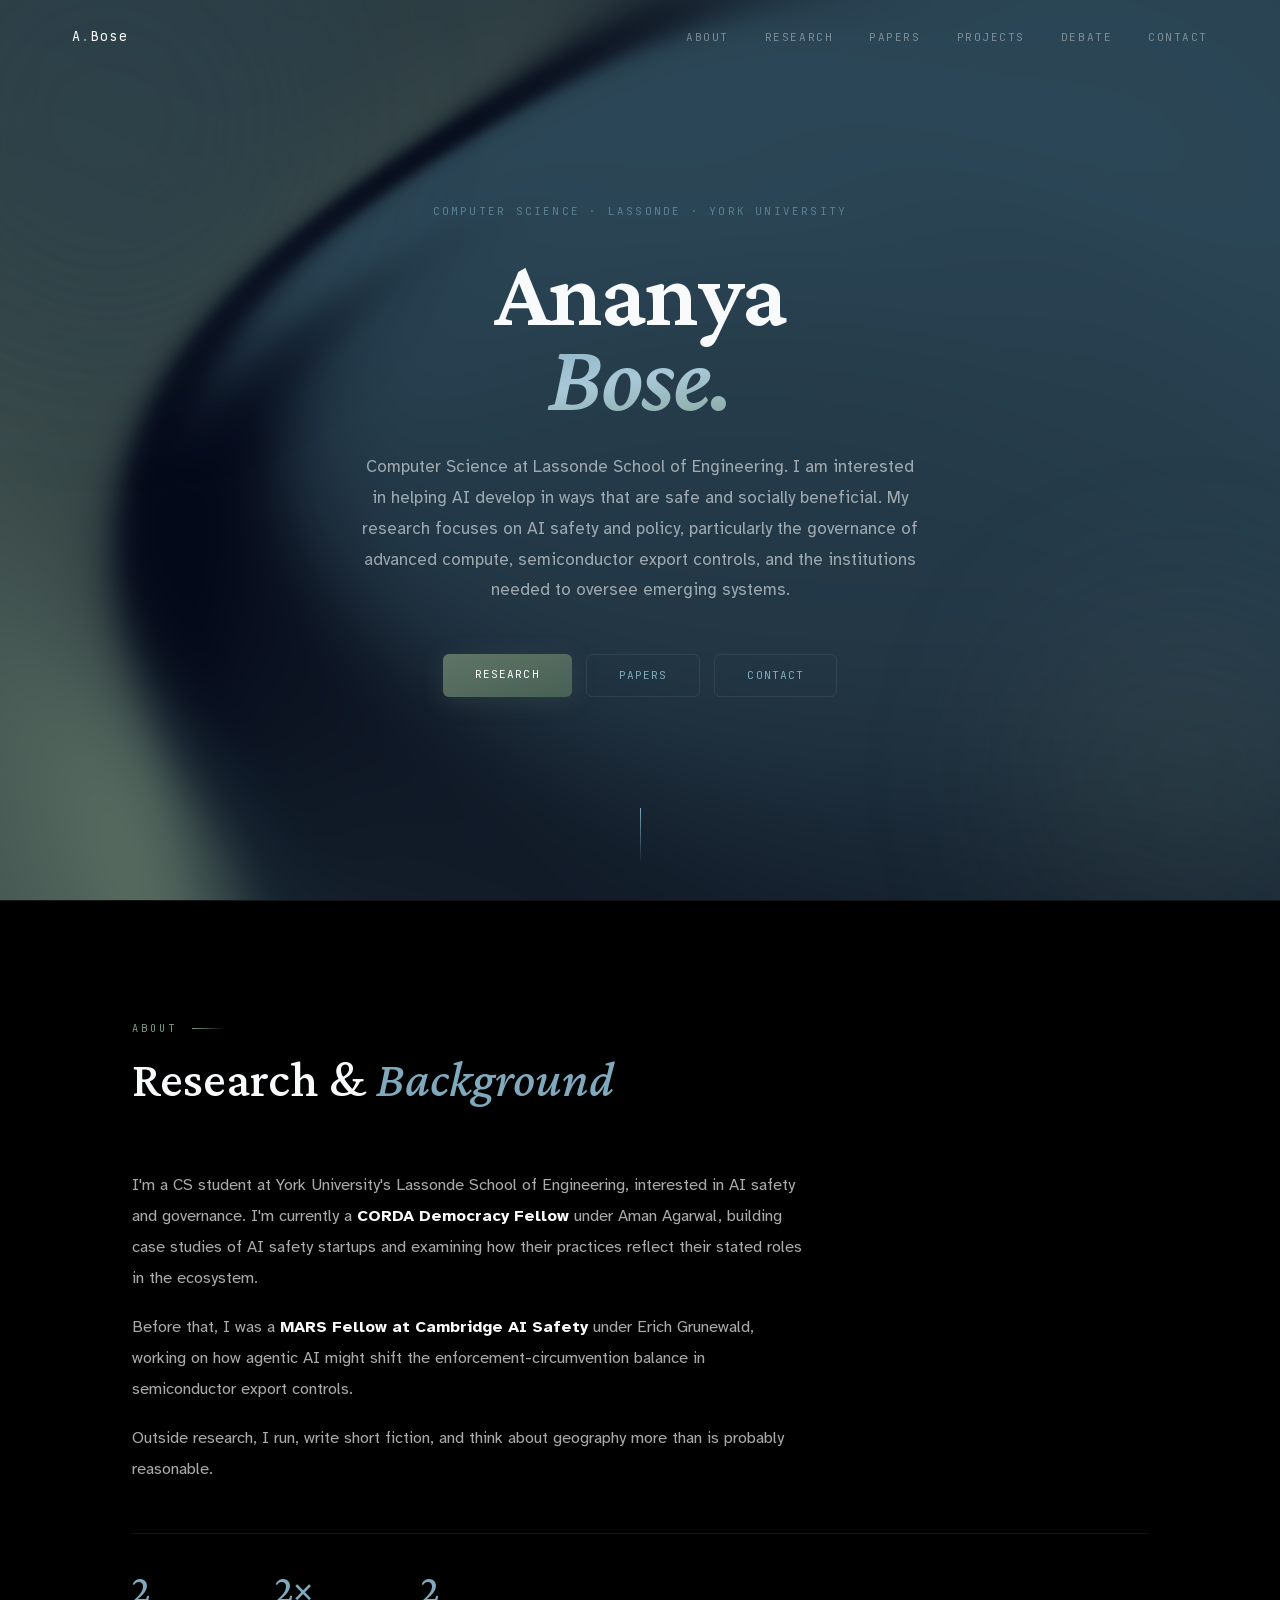
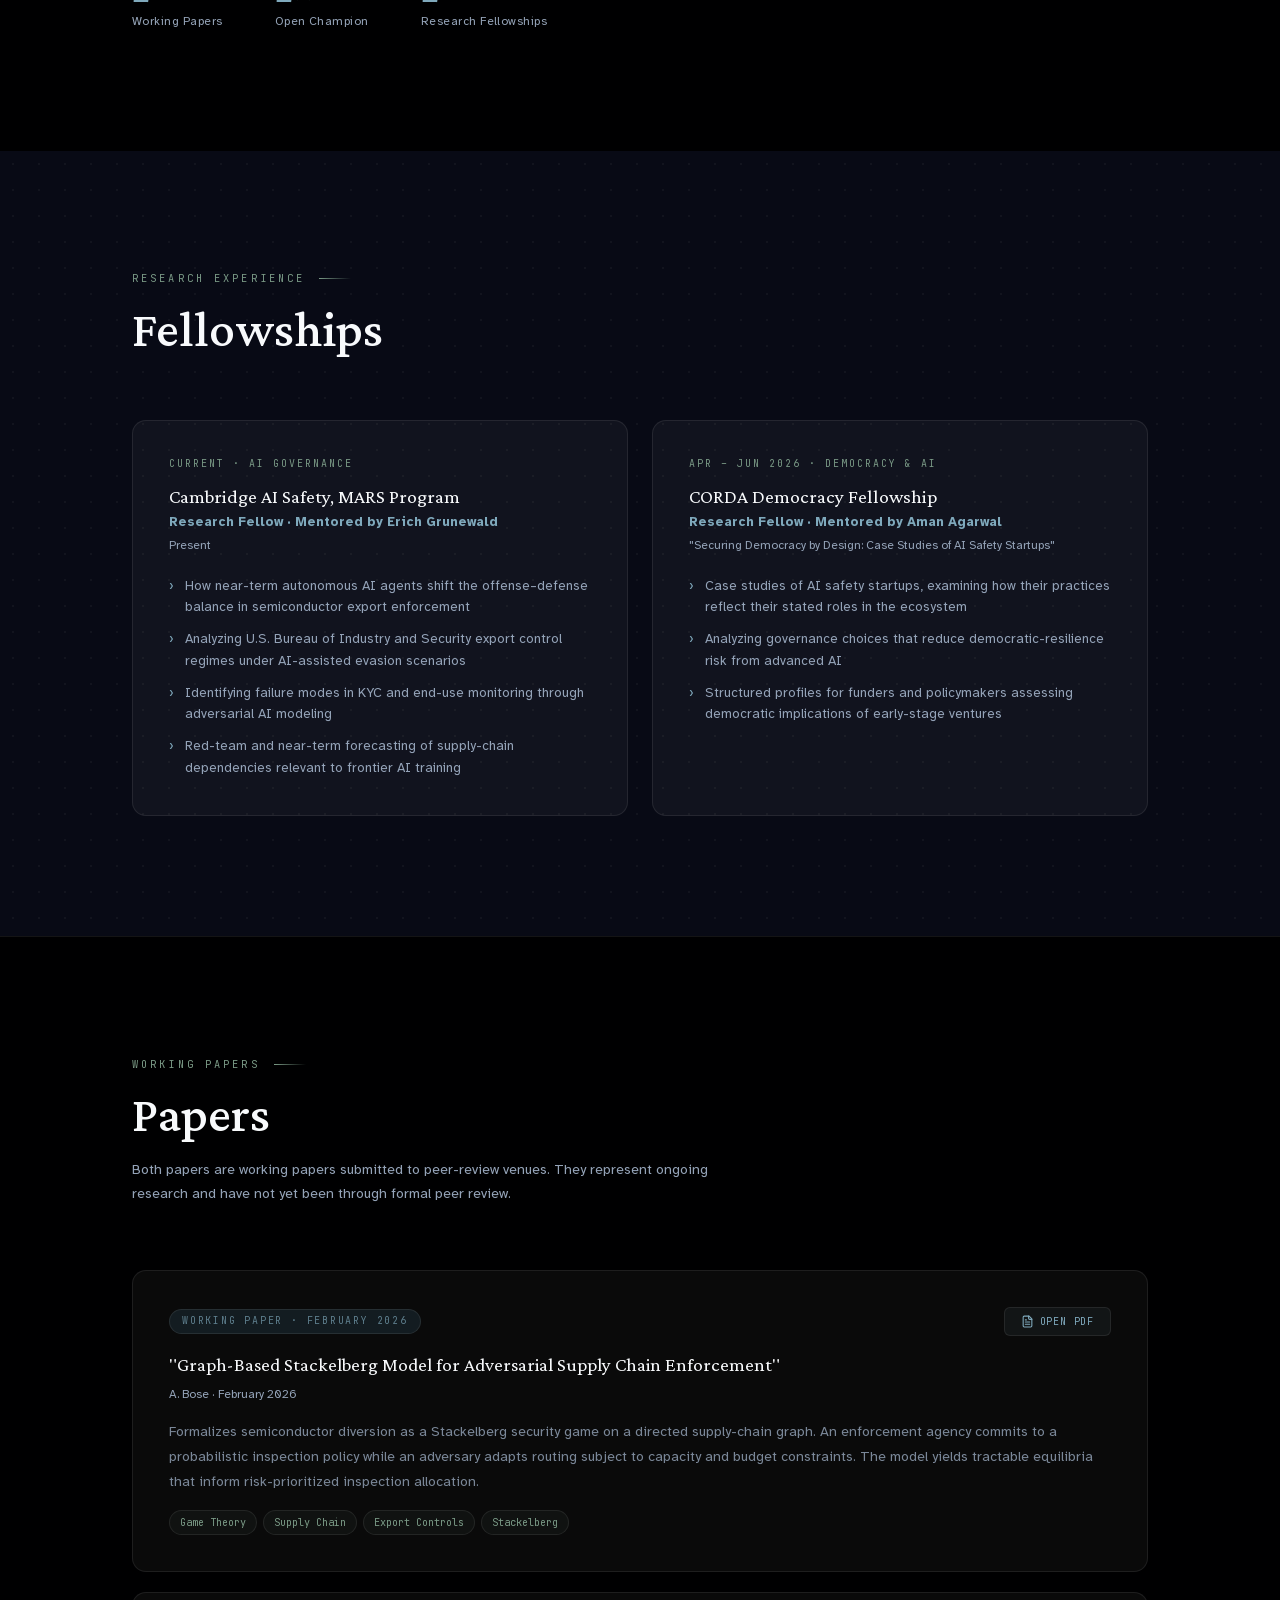
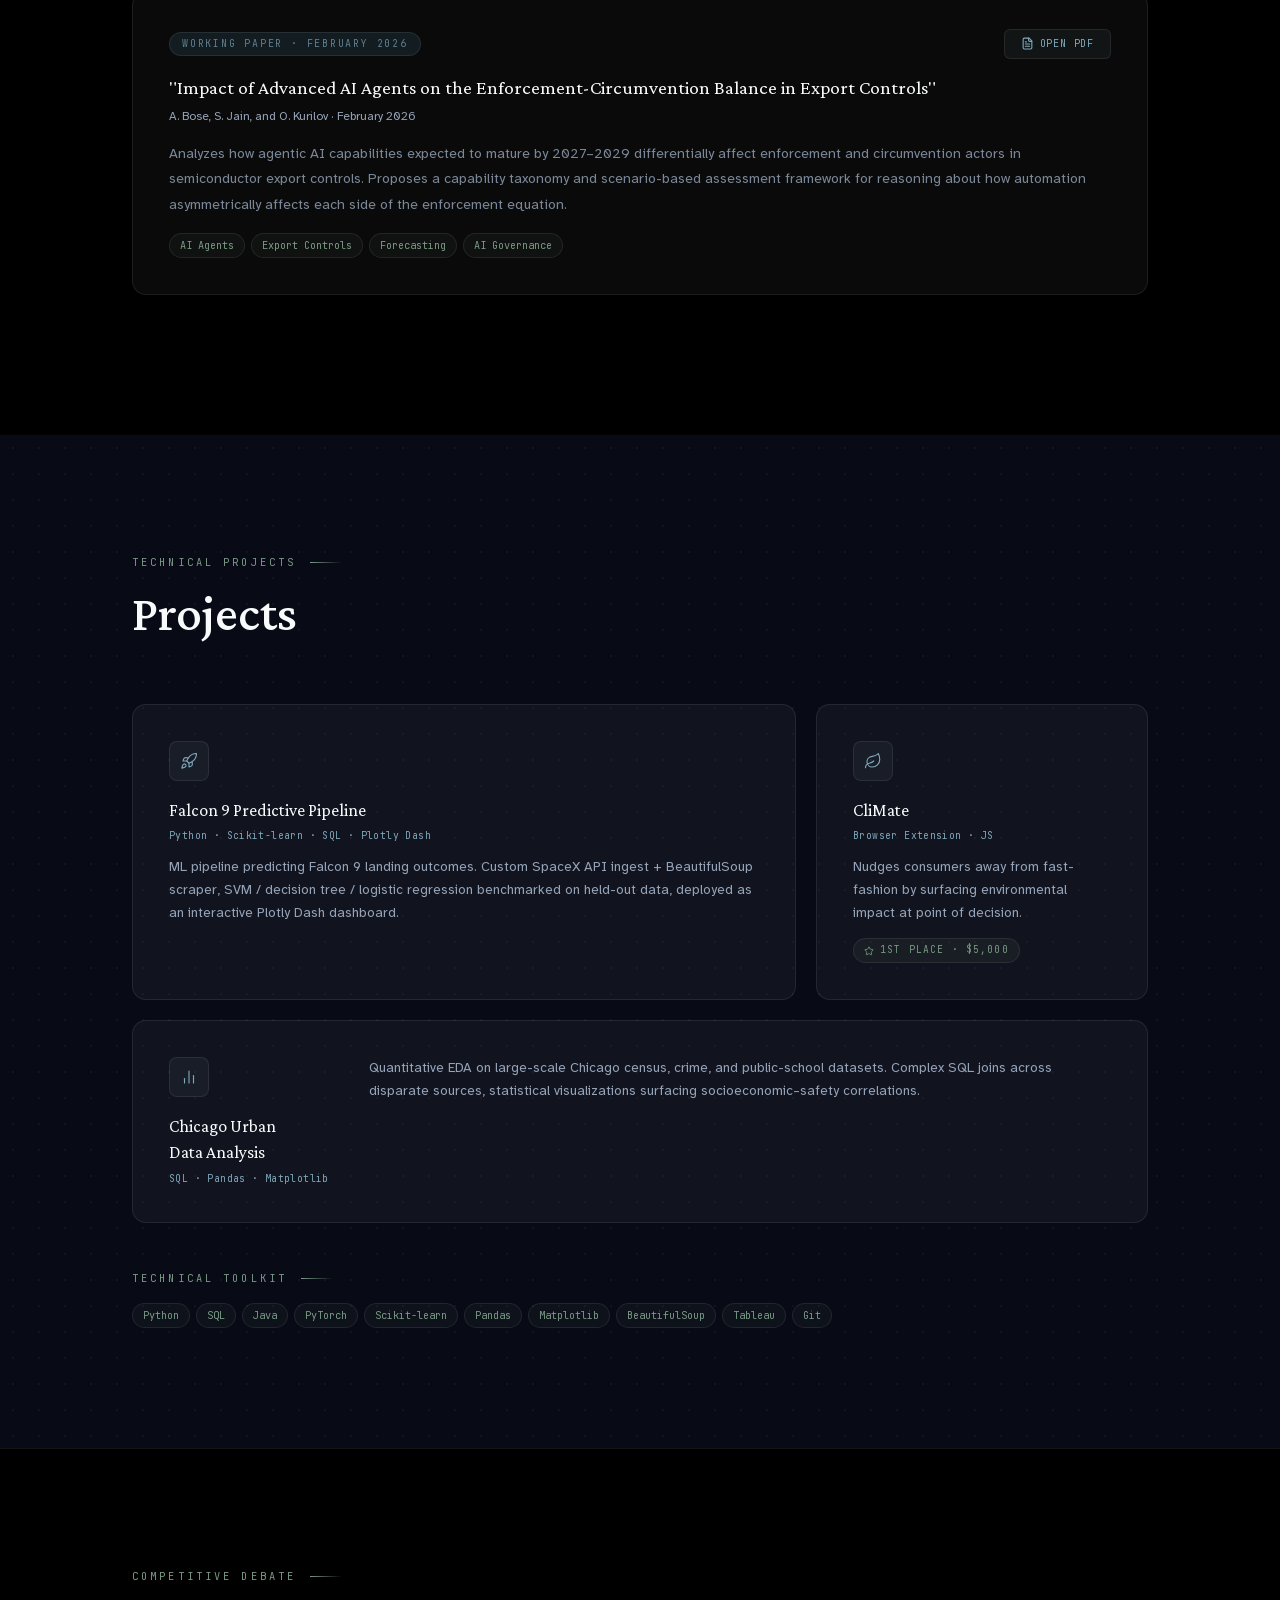
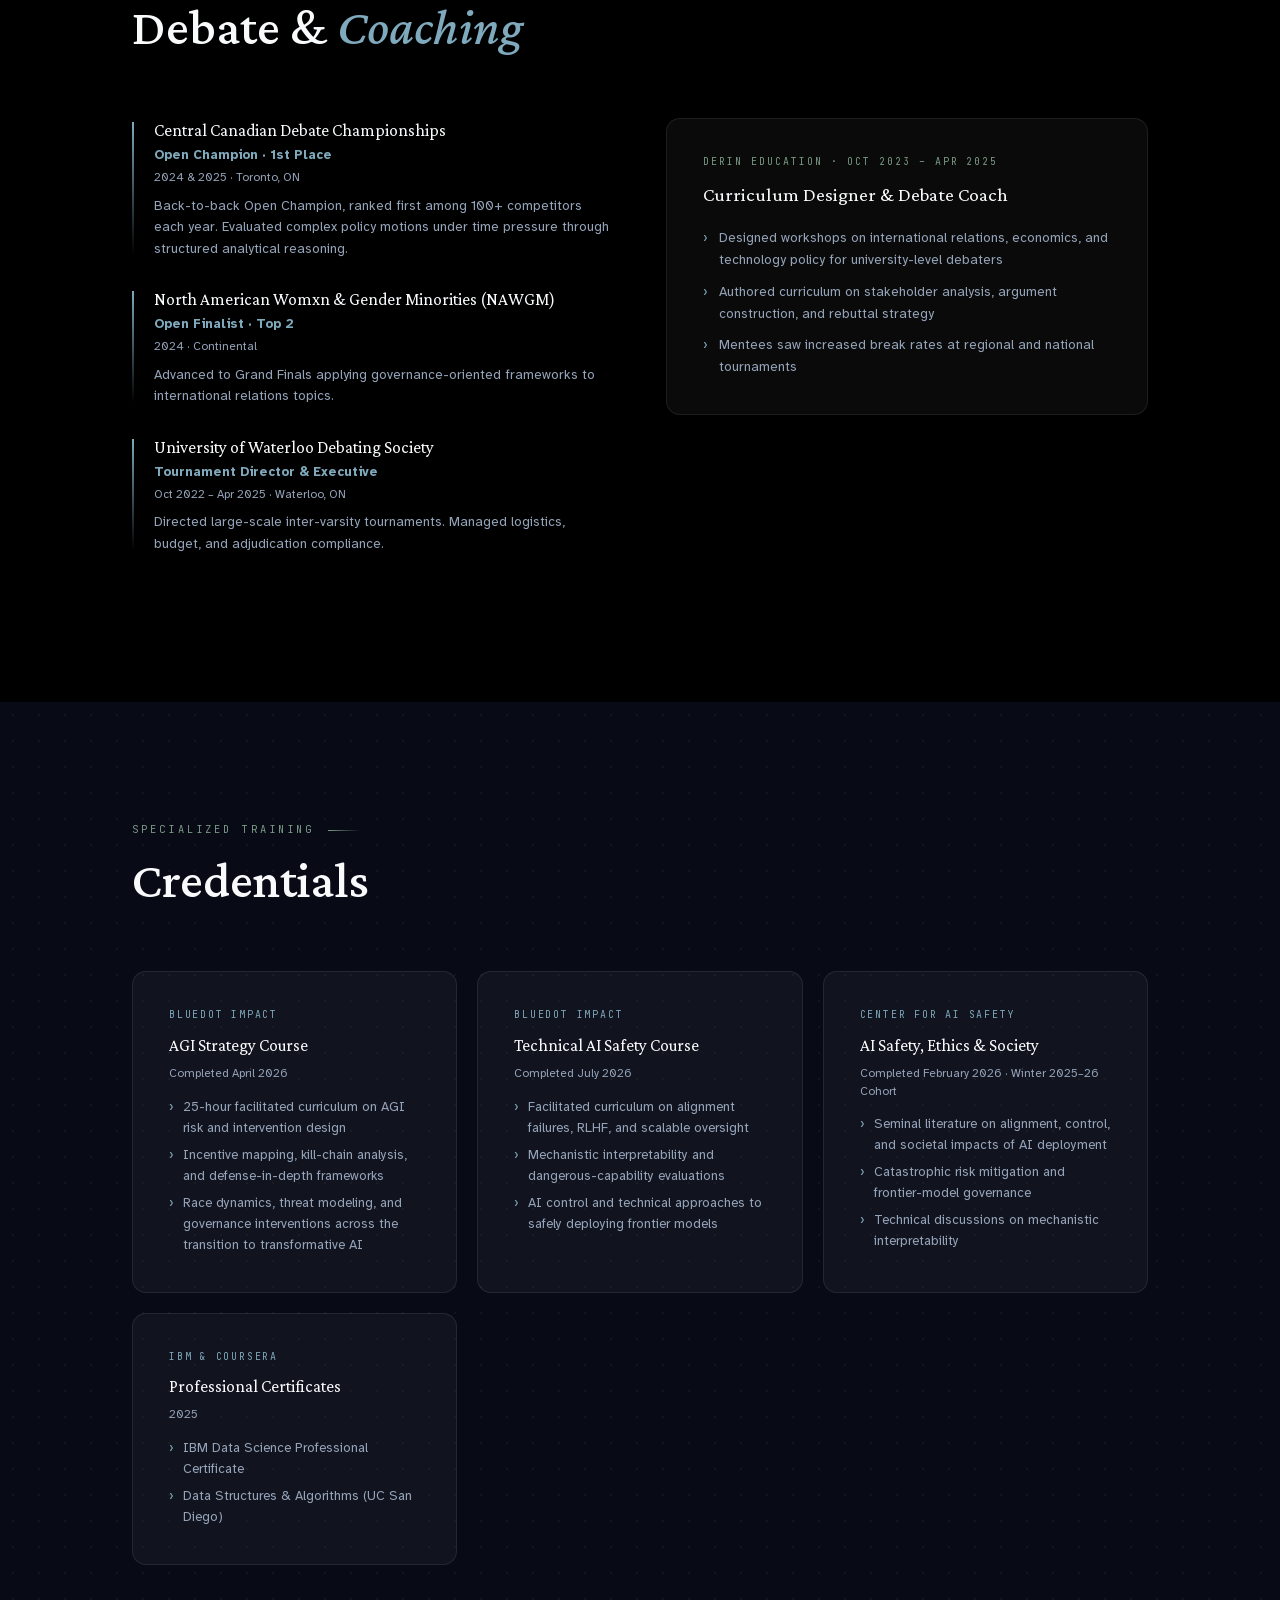
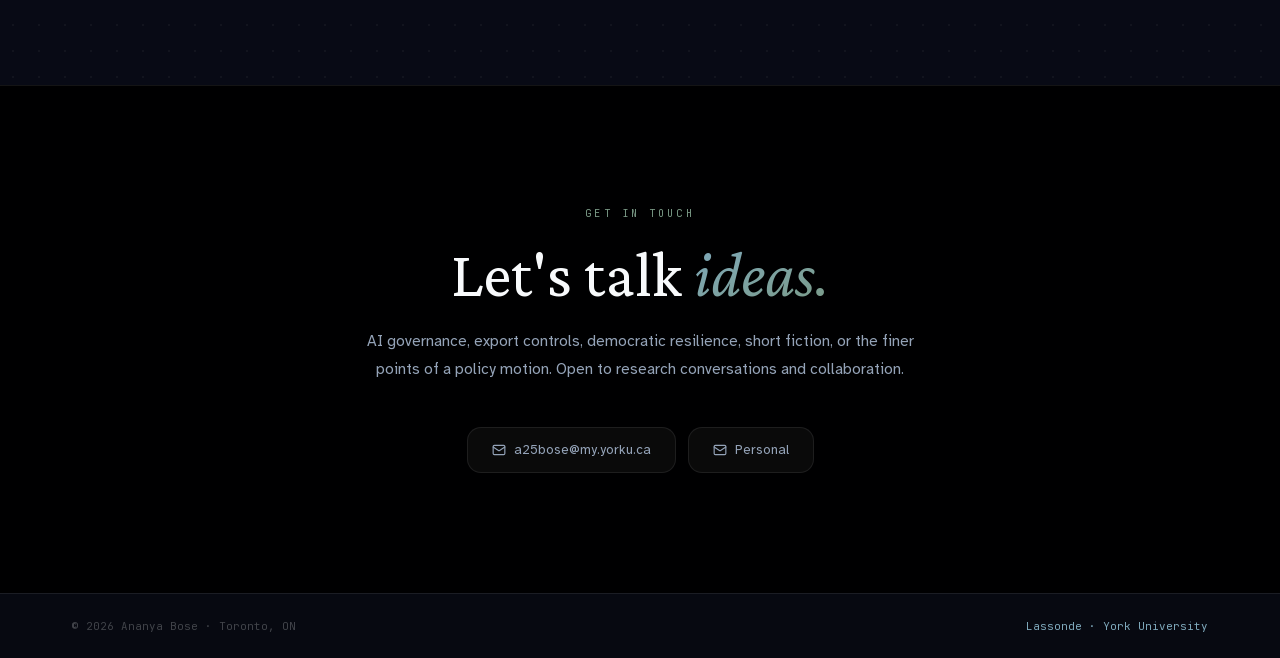
<file: index.html>
<!DOCTYPE html><!--WhoF9xrAf8ianY4XgQguV--><html lang="en" class="dark"><head><meta charSet="utf-8"/><meta name="viewport" content="width=device-width, initial-scale=1"/><link rel="preload" href="/_next/static/media/3296bccdacdd55f7-s.p.woff2" as="font" crossorigin="" type="font/woff2"/><link rel="preload" href="/_next/static/media/427e4a37d3642943-s.p.woff2" as="font" crossorigin="" type="font/woff2"/><link rel="preload" href="/_next/static/media/9816a0e0ed309b6c-s.p.woff2" as="font" crossorigin="" type="font/woff2"/><link rel="preload" href="/_next/static/media/bc08e10e1c60a660-s.p.woff2" as="font" crossorigin="" type="font/woff2"/><link rel="preload" href="/_next/static/media/c180ecc1e0d7e935-s.p.woff2" as="font" crossorigin="" type="font/woff2"/><link rel="stylesheet" href="/_next/static/css/3d9d49dbb04f1acb.css" data-precedence="next"/><link rel="preload" as="script" fetchPriority="low" href="/_next/static/chunks/webpack-2677eea5025b65de.js"/><script src="/_next/static/chunks/4bd1b696-c023c6e3521b1417.js" async=""></script><script src="/_next/static/chunks/255-4f21f4f05338ab18.js" async=""></script><script src="/_next/static/chunks/main-app-da3ca3807293b3fe.js" async=""></script><script src="/_next/static/chunks/393-731e8a598ef79162.js" async=""></script><script src="/_next/static/chunks/app/page-7f4b7c22384846e7.js" async=""></script><link rel="icon" type="image/svg+xml" href="data:image/svg+xml,&lt;svg xmlns=&#x27;http://www.w3.org/2000/svg&#x27; viewBox=&#x27;0 0 32 32&#x27;&gt;&lt;rect width=&#x27;32&#x27; height=&#x27;32&#x27; rx=&#x27;6&#x27; fill=&#x27;%23020617&#x27;/&gt;&lt;text x=&#x27;16&#x27; y=&#x27;22&#x27; font-family=&#x27;serif&#x27; font-size=&#x27;18&#x27; font-weight=&#x27;600&#x27; fill=&#x27;%237FA9BC&#x27; text-anchor=&#x27;middle&#x27;&gt;A&lt;/text&gt;&lt;/svg&gt;"/><meta name="next-size-adjust" content=""/><title>Ananya Bose — AI Safety &amp; Governance Researcher</title><meta name="description" content="CS at York University. MARS Fellow at Cambridge AI Safety. CORDA Democracy Fellow. Research on semiconductor export controls, AI governance, and agentic AI risk."/><meta property="og:title" content="Ananya Bose — AI Safety &amp; Governance Researcher"/><meta property="og:description" content="CS at York University. Research on semiconductor export controls, agentic AI, and democratic resilience."/><meta property="og:url" content="https://anetbose.github.io/"/><meta property="og:type" content="website"/><meta name="twitter:card" content="summary"/><meta name="twitter:title" content="Ananya Bose — AI Safety &amp; Governance Researcher"/><meta name="twitter:description" content="CS at York University. Research on semiconductor export controls and AI governance."/><script src="/_next/static/chunks/polyfills-42372ed130431b0a.js" noModule=""></script></head><body class="__variable_6f5ad7 __variable_de0309 __variable_ecea63 font-sans antialiased bg-background text-foreground" style="--ease-spring:cubic-bezier(0.16,1,0.3,1)"><div hidden=""><!--$--><!--/$--></div><style>
          @keyframes fade-up {
            from { opacity: 0; transform: translateY(22px); }
            to   { opacity: 1; transform: none; }
          }
          @keyframes blob-drift {
            0%   { transform: translate(0, 0) scale(1); }
            100% { transform: translate(30px, 20px) scale(1.08); }
          }
          @keyframes spulse {
            0%, 100% { opacity: 0.22; }
            50%       { opacity: 0.8; }
          }
          @keyframes float-p {
            0%, 100% { opacity: var(--lo, 0.04); transform: translateY(0); }
            50%       { opacity: var(--hi, 0.4);  transform: translateY(var(--rise, -8px)); }
          }
        </style><nav class="fixed top-0 left-0 right-0 z-50 flex items-center justify-between transition-all duration-300 px-[72px] py-6" style="transition-timing-function:var(--ease-spring)"><a class="font-mono text-[0.84rem] tracking-[0.1em] text-[#F8FAFC] no-underline" href="#hero">A<span class="text-[#7FA9BC]">.</span>Bose</a><ul class="list-none flex gap-9 m-0 p-0"><li><a class="font-mono text-[0.69rem] tracking-[0.14em] uppercase no-underline transition-colors duration-200 relative group text-[#F8FAFC]/40 hover:text-[#7FA9BC]" href="#about">about<span class="absolute -bottom-1 left-0 h-px bg-gradient-to-r from-[#5F7466] to-[#7FA9BC] transition-all duration-[280ms] w-0 group-hover:w-full" style="transition-timing-function:var(--ease-spring)"></span></a></li><li><a class="font-mono text-[0.69rem] tracking-[0.14em] uppercase no-underline transition-colors duration-200 relative group text-[#F8FAFC]/40 hover:text-[#7FA9BC]" href="#research">research<span class="absolute -bottom-1 left-0 h-px bg-gradient-to-r from-[#5F7466] to-[#7FA9BC] transition-all duration-[280ms] w-0 group-hover:w-full" style="transition-timing-function:var(--ease-spring)"></span></a></li><li><a class="font-mono text-[0.69rem] tracking-[0.14em] uppercase no-underline transition-colors duration-200 relative group text-[#F8FAFC]/40 hover:text-[#7FA9BC]" href="#papers">papers<span class="absolute -bottom-1 left-0 h-px bg-gradient-to-r from-[#5F7466] to-[#7FA9BC] transition-all duration-[280ms] w-0 group-hover:w-full" style="transition-timing-function:var(--ease-spring)"></span></a></li><li><a class="font-mono text-[0.69rem] tracking-[0.14em] uppercase no-underline transition-colors duration-200 relative group text-[#F8FAFC]/40 hover:text-[#7FA9BC]" href="#projects">projects<span class="absolute -bottom-1 left-0 h-px bg-gradient-to-r from-[#5F7466] to-[#7FA9BC] transition-all duration-[280ms] w-0 group-hover:w-full" style="transition-timing-function:var(--ease-spring)"></span></a></li><li><a class="font-mono text-[0.69rem] tracking-[0.14em] uppercase no-underline transition-colors duration-200 relative group text-[#F8FAFC]/40 hover:text-[#7FA9BC]" href="#debate">debate<span class="absolute -bottom-1 left-0 h-px bg-gradient-to-r from-[#5F7466] to-[#7FA9BC] transition-all duration-[280ms] w-0 group-hover:w-full" style="transition-timing-function:var(--ease-spring)"></span></a></li><li><a class="font-mono text-[0.69rem] tracking-[0.14em] uppercase no-underline transition-colors duration-200 relative group text-[#F8FAFC]/40 hover:text-[#7FA9BC]" href="#contact">contact<span class="absolute -bottom-1 left-0 h-px bg-gradient-to-r from-[#5F7466] to-[#7FA9BC] transition-all duration-[280ms] w-0 group-hover:w-full" style="transition-timing-function:var(--ease-spring)"></span></a></li></ul></nav><section id="hero" class="relative h-screen flex items-center justify-center overflow-hidden"><div class="absolute inset-0 w-full h-full"></div><div class="absolute top-[-10%] left-[-8%] w-[420px] h-[420px] rounded-full bg-[#2B4656]/25 blur-[80px] animate-[blob-drift_22s_ease-in-out_infinite_alternate] pointer-events-none"></div><div class="absolute bottom-[-5%] right-[-6%] w-[340px] h-[340px] rounded-full bg-[#5F7466]/15 blur-[80px] animate-[blob-drift_18s_6s_ease-in-out_infinite_alternate] pointer-events-none"></div><div class="absolute top-[30%] left-[60%] w-[260px] h-[260px] rounded-full bg-[#7FA9BC]/08 blur-[80px] animate-[blob-drift_26s_12s_ease-in-out_infinite_alternate] pointer-events-none"></div><div class="relative z-10 text-center max-w-[900px] px-12"><p class="font-mono text-[0.67rem] tracking-[0.3em] uppercase text-[#7FA9BC]/60 mb-8 animate-[fade-up_0.7s_0.05s_var(--ease-spring)_forwards] opacity-0">Computer Science · Lassonde · York University</p><h1 class="font-serif font-semibold leading-[0.88] tracking-[-0.02em] text-[clamp(3.6rem,7.5vw,6.4rem)] mb-0 animate-[fade-up_0.9s_0.2s_var(--ease-spring)_forwards] opacity-0"><span class="block text-[#F8FAFC]">Ananya</span><span class="block italic bg-gradient-to-br from-[#7FA9BC] via-[#a8c8d8] to-[#7a9a86] bg-clip-text text-transparent">Bose.</span></h1><p class="mt-8 text-[1.06rem] text-[#F8FAFC]/58 font-light leading-[1.82] max-w-[560px] mx-auto animate-[fade-up_0.8s_0.42s_var(--ease-spring)_forwards] opacity-0">Computer Science at Lassonde School of Engineering. I am interested in helping AI develop in ways that are safe and socially beneficial. My research focuses on AI safety and policy, particularly the governance of advanced compute, semiconductor export controls, and the institutions needed to oversee emerging systems.</p><div class="mt-12 flex gap-3.5 justify-center flex-wrap animate-[fade-up_0.8s_0.62s_var(--ease-spring)_forwards] opacity-0"><a class="px-8 py-3 font-mono text-[0.7rem] tracking-[0.1em] uppercase text-[#F8FAFC] rounded-[6px] bg-gradient-to-br from-[#5F7466] to-[#476155] shadow-[0_4px_24px_rgba(95,116,102,0.22)] hover:-translate-y-0.5 hover:shadow-[0_10px_36px_rgba(95,116,102,0.36)] active:scale-[0.97] transition-all duration-[180ms] [transition-timing-function:var(--ease-spring)]" href="#research">Research</a><a class="px-8 py-3 font-mono text-[0.7rem] tracking-[0.1em] uppercase text-[#7FA9BC] rounded-[6px] border border-[#7FA9BC]/28 bg-[#7FA9BC]/05 hover:border-[#7FA9BC] hover:bg-[#7FA9BC]/10 hover:-translate-y-0.5 active:scale-[0.97] transition-all duration-[180ms] [transition-timing-function:var(--ease-spring)]" href="#papers">Papers</a><a class="px-8 py-3 font-mono text-[0.7rem] tracking-[0.1em] uppercase text-[#7FA9BC] rounded-[6px] border border-[#7FA9BC]/28 bg-[#7FA9BC]/05 hover:border-[#7FA9BC] hover:bg-[#7FA9BC]/10 hover:-translate-y-0.5 active:scale-[0.97] transition-all duration-[180ms] [transition-timing-function:var(--ease-spring)]" href="#contact">Contact</a></div></div><div class="absolute bottom-9 left-1/2 -translate-x-1/2 flex flex-col items-center animate-[fade-up_0.7s_1s_var(--ease-spring)_forwards] opacity-0"><div class="w-px h-14 bg-gradient-to-b from-[#7FA9BC] to-transparent animate-[spulse_2.4s_ease-in-out_infinite]"></div></div></section><div class="border-t border-[var(--border)] py-[120px]" id="about"><div class="max-w-[1160px] mx-auto px-[72px]"><div class="mb-16"><div class="font-mono text-[0.65rem] text-[#7a9a86] tracking-[0.3em] uppercase mb-3.5 flex items-center gap-3.5 after:content-[&#x27;&#x27;] after:flex-1 after:max-w-[32px] after:h-px after:bg-gradient-to-r after:from-[#7a9a86] after:to-transparent">About</div><h2 class="font-serif font-medium text-[clamp(2.2rem,4.5vw,3.2rem)] leading-[1.08] text-[#F8FAFC]">Research &amp; <em class="italic text-[#7FA9BC]">Background</em></h2></div><div class="space-y-[18px] text-[1.02rem] leading-[1.9] text-[#F8FAFC]/68 max-w-[680px]"><p>I&#x27;m a CS student at York University&#x27;s Lassonde School of Engineering, interested in AI safety and governance. I&#x27;m currently a<!-- --> <strong class="text-[#F8FAFC] font-bold">CORDA Democracy Fellow</strong> under Aman Agarwal, building case studies of AI safety startups and examining how their practices reflect their stated roles in the ecosystem.</p><p>Before that, I was a<!-- --> <strong class="text-[#F8FAFC] font-bold">MARS Fellow at Cambridge AI Safety</strong> under Erich Grunewald, working on how agentic AI might shift the enforcement-circumvention balance in semiconductor export controls.</p><p>Outside research, I run, write short fiction, and think about geography more than is probably reasonable.</p></div><div class="flex gap-[52px] mt-12 pt-9 border-t border-[var(--border)] flex-wrap"><div><div class="font-serif font-medium text-[2.4rem] text-[#7FA9BC] leading-none">2</div><div class="text-[0.74rem] text-[#94A3B8] mt-[5px] tracking-[0.04em]">Working Papers</div></div><div><div class="font-serif font-medium text-[2.4rem] text-[#7FA9BC] leading-none">2×</div><div class="text-[0.74rem] text-[#94A3B8] mt-[5px] tracking-[0.04em]">Open Champion</div></div><div><div class="font-serif font-medium text-[2.4rem] text-[#7FA9BC] leading-none">2</div><div class="text-[0.74rem] text-[#94A3B8] mt-[5px] tracking-[0.04em]">Research Fellowships</div></div></div></div></div><div class="py-[120px] relative" id="research" style="background:rgba(14,18,35,0.6);background-image:radial-gradient(rgba(255,255,255,0.04) 1px, transparent 1px);background-size:26px 26px"><div class="max-w-[1160px] mx-auto px-[72px]"><div class="mb-16"><div class="font-mono text-[0.65rem] text-[#7a9a86] tracking-[0.3em] uppercase mb-3.5 flex items-center gap-3.5 after:content-[&#x27;&#x27;] after:flex-1 after:max-w-[32px] after:h-px after:bg-gradient-to-r after:from-[#7a9a86] after:to-transparent">Research Experience</div><h2 class="font-serif font-medium text-[clamp(2.2rem,4.5vw,3.2rem)] leading-[1.08] text-[#F8FAFC]">Fellowships</h2></div><div class="grid grid-cols-2 gap-6"><div class="relative overflow-hidden rounded-[14px] p-9 border transition-all duration-[220ms] bg-[rgba(255,255,255,0.04)] border-[var(--border)] hover:bg-[rgba(255,255,255,0.07)] hover:border-[var(--border-accent)] hover:-translate-y-[3px] hover:shadow-[0_12px_32px_rgba(0,0,0,0.35)] before:absolute before:inset-x-0 before:top-0 before:h-px before:bg-gradient-to-r before:from-transparent before:via-[#7FA9BC] before:to-[#5F7466] before:opacity-0 hover:before:opacity-100 before:transition-opacity before:duration-300 after:absolute after:inset-0 after:rounded-[inherit] after:pointer-events-none after:bg-[radial-gradient(480px_circle_at_var(--mx,50%)_var(--my,50%),rgba(127,169,188,0.07),transparent_65%)] after:opacity-0 hover:after:opacity-100 after:transition-opacity after:duration-300" style="transition-timing-function:var(--ease-spring)"><div class="font-mono text-[0.62rem] text-[#7a9a86] tracking-[0.2em] uppercase mb-3">Current · AI Governance</div><h3 class="font-serif text-[1.22rem] text-[#F8FAFC] leading-[1.3] mb-1">Cambridge AI Safety, MARS Program</h3><div class="text-[0.82rem] text-[#7FA9BC] font-bold mb-1">Research Fellow · Mentored by Erich Grunewald</div><div class="text-[0.74rem] text-[#94A3B8] mb-5">Present</div><ul class="space-y-2.5"><li class="text-[0.84rem] text-[#94A3B8] leading-[1.62] pl-4 relative before:content-[&#x27;›&#x27;] before:absolute before:left-0 before:text-[#7FA9BC]">How near-term autonomous AI agents shift the offense–defense balance in semiconductor export enforcement</li><li class="text-[0.84rem] text-[#94A3B8] leading-[1.62] pl-4 relative before:content-[&#x27;›&#x27;] before:absolute before:left-0 before:text-[#7FA9BC]">Analyzing U.S. Bureau of Industry and Security export control regimes under AI-assisted evasion scenarios</li><li class="text-[0.84rem] text-[#94A3B8] leading-[1.62] pl-4 relative before:content-[&#x27;›&#x27;] before:absolute before:left-0 before:text-[#7FA9BC]">Identifying failure modes in KYC and end-use monitoring through adversarial AI modeling</li><li class="text-[0.84rem] text-[#94A3B8] leading-[1.62] pl-4 relative before:content-[&#x27;›&#x27;] before:absolute before:left-0 before:text-[#7FA9BC]">Red-team and near-term forecasting of supply-chain dependencies relevant to frontier AI training</li></ul></div><div class="relative overflow-hidden rounded-[14px] p-9 border transition-all duration-[220ms] bg-[rgba(255,255,255,0.04)] border-[var(--border)] hover:bg-[rgba(255,255,255,0.07)] hover:border-[var(--border-accent)] hover:-translate-y-[3px] hover:shadow-[0_12px_32px_rgba(0,0,0,0.35)] before:absolute before:inset-x-0 before:top-0 before:h-px before:bg-gradient-to-r before:from-transparent before:via-[#7FA9BC] before:to-[#5F7466] before:opacity-0 hover:before:opacity-100 before:transition-opacity before:duration-300 after:absolute after:inset-0 after:rounded-[inherit] after:pointer-events-none after:bg-[radial-gradient(480px_circle_at_var(--mx,50%)_var(--my,50%),rgba(127,169,188,0.07),transparent_65%)] after:opacity-0 hover:after:opacity-100 after:transition-opacity after:duration-300" style="transition-timing-function:var(--ease-spring)"><div class="font-mono text-[0.62rem] text-[#7a9a86] tracking-[0.2em] uppercase mb-3">Apr – Jun 2026 · Democracy &amp; AI</div><h3 class="font-serif text-[1.22rem] text-[#F8FAFC] leading-[1.3] mb-1">CORDA Democracy Fellowship</h3><div class="text-[0.82rem] text-[#7FA9BC] font-bold mb-1">Research Fellow · Mentored by Aman Agarwal</div><div class="text-[0.74rem] text-[#94A3B8] mb-5">&quot;Securing Democracy by Design: Case Studies of AI Safety Startups&quot;</div><ul class="space-y-2.5"><li class="text-[0.84rem] text-[#94A3B8] leading-[1.62] pl-4 relative before:content-[&#x27;›&#x27;] before:absolute before:left-0 before:text-[#7FA9BC]">Case studies of AI safety startups, examining how their practices reflect their stated roles in the ecosystem</li><li class="text-[0.84rem] text-[#94A3B8] leading-[1.62] pl-4 relative before:content-[&#x27;›&#x27;] before:absolute before:left-0 before:text-[#7FA9BC]">Analyzing governance choices that reduce democratic-resilience risk from advanced AI</li><li class="text-[0.84rem] text-[#94A3B8] leading-[1.62] pl-4 relative before:content-[&#x27;›&#x27;] before:absolute before:left-0 before:text-[#7FA9BC]">Structured profiles for funders and policymakers assessing democratic implications of early-stage ventures</li></ul></div></div></div></div><div class="border-t border-[var(--border)] py-[120px]" id="papers"><div class="max-w-[1160px] mx-auto px-[72px]"><div class="mb-16"><div class="font-mono text-[0.65rem] text-[#7a9a86] tracking-[0.3em] uppercase mb-3.5 flex items-center gap-3.5 after:content-[&#x27;&#x27;] after:flex-1 after:max-w-[32px] after:h-px after:bg-gradient-to-r after:from-[#7a9a86] after:to-transparent">Working Papers</div><h2 class="font-serif font-medium text-[clamp(2.2rem,4.5vw,3.2rem)] leading-[1.08] text-[#F8FAFC]">Papers</h2><p class="mt-4 text-[0.88rem] text-[#94A3B8] leading-[1.72] max-w-[600px]">Both papers are working papers submitted to peer-review venues. They represent ongoing research and have not yet been through formal peer review.</p></div><div class="relative overflow-hidden rounded-[14px] p-9 border transition-all duration-[220ms] bg-[rgba(255,255,255,0.04)] border-[var(--border)] hover:bg-[rgba(255,255,255,0.07)] hover:border-[var(--border-accent)] hover:-translate-y-[3px] hover:shadow-[0_12px_32px_rgba(0,0,0,0.35)] before:absolute before:inset-x-0 before:top-0 before:h-px before:bg-gradient-to-r before:from-transparent before:via-[#7FA9BC] before:to-[#5F7466] before:opacity-0 hover:before:opacity-100 before:transition-opacity before:duration-300 after:absolute after:inset-0 after:rounded-[inherit] after:pointer-events-none after:bg-[radial-gradient(480px_circle_at_var(--mx,50%)_var(--my,50%),rgba(127,169,188,0.07),transparent_65%)] after:opacity-0 hover:after:opacity-100 after:transition-opacity after:duration-300 mb-5" style="transition-timing-function:var(--ease-spring)"><div class="flex justify-between items-center gap-3 flex-wrap mb-4"><span class="font-mono text-[0.62rem] tracking-[0.18em] uppercase text-[#7FA9BC]/70 bg-[rgba(43,70,86,0.32)] border border-[rgba(43,70,86,0.55)] px-3 py-1 rounded-full">Working Paper · February 2026</span><a href="stackelberg-game-theory.pdf" target="_blank" rel="noopener noreferrer" class="inline-flex items-center gap-1.5 px-4 py-1.5 font-mono text-[0.63rem] tracking-[0.08em] uppercase text-[#7FA9BC] bg-[rgba(127,169,188,0.07)] border border-[rgba(127,169,188,0.28)] rounded-[6px] hover:bg-[rgba(127,169,188,0.16)] hover:border-[#7FA9BC] hover:text-[#F8FAFC] hover:-translate-y-px active:scale-[0.97] transition-all duration-[180ms] no-underline" style="transition-timing-function:var(--ease-spring)"><svg xmlns="http://www.w3.org/2000/svg" width="13" height="13" viewBox="0 0 24 24" fill="none" stroke="currentColor" stroke-width="2" stroke-linecap="round" stroke-linejoin="round" class="lucide lucide-file-text"><path d="M15 2H6a2 2 0 0 0-2 2v16a2 2 0 0 0 2 2h12a2 2 0 0 0 2-2V7Z"></path><path d="M14 2v4a2 2 0 0 0 2 2h4"></path><path d="M10 9H8"></path><path d="M16 13H8"></path><path d="M16 17H8"></path></svg>Open PDF</a></div><a href="stackelberg-game-theory.pdf" target="_blank" rel="noopener noreferrer" class="block mb-1.5 no-underline group"><h3 class="font-serif text-[1.2rem] text-[#F8FAFC] leading-[1.4] group-hover:text-[#a8c8d8] transition-colors duration-200">&quot;Graph-Based Stackelberg Model for Adversarial Supply Chain Enforcement&quot;</h3></a><div class="text-[0.75rem] text-[#94A3B8] mb-4">A. Bose · February 2026</div><p class="text-[0.88rem] text-[rgba(148,163,184,0.82)] leading-[1.78]">Formalizes semiconductor diversion as a Stackelberg security game on a directed supply-chain graph. An enforcement agency commits to a probabilistic inspection policy while an adversary adapts routing subject to capacity and budget constraints. The model yields tractable equilibria that inform risk-prioritized inspection allocation.</p><div class="flex flex-wrap gap-1.5 mt-4"><span class="px-2.5 py-1 font-mono text-[0.64rem] text-[#7a9a86] bg-[rgba(95,116,102,0.08)] border border-[rgba(95,116,102,0.18)] rounded-full">Game Theory</span><span class="px-2.5 py-1 font-mono text-[0.64rem] text-[#7a9a86] bg-[rgba(95,116,102,0.08)] border border-[rgba(95,116,102,0.18)] rounded-full">Supply Chain</span><span class="px-2.5 py-1 font-mono text-[0.64rem] text-[#7a9a86] bg-[rgba(95,116,102,0.08)] border border-[rgba(95,116,102,0.18)] rounded-full">Export Controls</span><span class="px-2.5 py-1 font-mono text-[0.64rem] text-[#7a9a86] bg-[rgba(95,116,102,0.08)] border border-[rgba(95,116,102,0.18)] rounded-full">Stackelberg</span></div></div><div class="relative overflow-hidden rounded-[14px] p-9 border transition-all duration-[220ms] bg-[rgba(255,255,255,0.04)] border-[var(--border)] hover:bg-[rgba(255,255,255,0.07)] hover:border-[var(--border-accent)] hover:-translate-y-[3px] hover:shadow-[0_12px_32px_rgba(0,0,0,0.35)] before:absolute before:inset-x-0 before:top-0 before:h-px before:bg-gradient-to-r before:from-transparent before:via-[#7FA9BC] before:to-[#5F7466] before:opacity-0 hover:before:opacity-100 before:transition-opacity before:duration-300 after:absolute after:inset-0 after:rounded-[inherit] after:pointer-events-none after:bg-[radial-gradient(480px_circle_at_var(--mx,50%)_var(--my,50%),rgba(127,169,188,0.07),transparent_65%)] after:opacity-0 hover:after:opacity-100 after:transition-opacity after:duration-300 mb-5" style="transition-timing-function:var(--ease-spring)"><div class="flex justify-between items-center gap-3 flex-wrap mb-4"><span class="font-mono text-[0.62rem] tracking-[0.18em] uppercase text-[#7FA9BC]/70 bg-[rgba(43,70,86,0.32)] border border-[rgba(43,70,86,0.55)] px-3 py-1 rounded-full">Working Paper · February 2026</span><a href="ai-agents-export-controls.pdf" target="_blank" rel="noopener noreferrer" class="inline-flex items-center gap-1.5 px-4 py-1.5 font-mono text-[0.63rem] tracking-[0.08em] uppercase text-[#7FA9BC] bg-[rgba(127,169,188,0.07)] border border-[rgba(127,169,188,0.28)] rounded-[6px] hover:bg-[rgba(127,169,188,0.16)] hover:border-[#7FA9BC] hover:text-[#F8FAFC] hover:-translate-y-px active:scale-[0.97] transition-all duration-[180ms] no-underline" style="transition-timing-function:var(--ease-spring)"><svg xmlns="http://www.w3.org/2000/svg" width="13" height="13" viewBox="0 0 24 24" fill="none" stroke="currentColor" stroke-width="2" stroke-linecap="round" stroke-linejoin="round" class="lucide lucide-file-text"><path d="M15 2H6a2 2 0 0 0-2 2v16a2 2 0 0 0 2 2h12a2 2 0 0 0 2-2V7Z"></path><path d="M14 2v4a2 2 0 0 0 2 2h4"></path><path d="M10 9H8"></path><path d="M16 13H8"></path><path d="M16 17H8"></path></svg>Open PDF</a></div><a href="ai-agents-export-controls.pdf" target="_blank" rel="noopener noreferrer" class="block mb-1.5 no-underline group"><h3 class="font-serif text-[1.2rem] text-[#F8FAFC] leading-[1.4] group-hover:text-[#a8c8d8] transition-colors duration-200">&quot;Impact of Advanced AI Agents on the Enforcement-Circumvention Balance in Export Controls&quot;</h3></a><div class="text-[0.75rem] text-[#94A3B8] mb-4">A. Bose, S. Jain, and O. Kurilov · February 2026</div><p class="text-[0.88rem] text-[rgba(148,163,184,0.82)] leading-[1.78]">Analyzes how agentic AI capabilities expected to mature by 2027–2029 differentially affect enforcement and circumvention actors in semiconductor export controls. Proposes a capability taxonomy and scenario-based assessment framework for reasoning about how automation asymmetrically affects each side of the enforcement equation.</p><div class="flex flex-wrap gap-1.5 mt-4"><span class="px-2.5 py-1 font-mono text-[0.64rem] text-[#7a9a86] bg-[rgba(95,116,102,0.08)] border border-[rgba(95,116,102,0.18)] rounded-full">AI Agents</span><span class="px-2.5 py-1 font-mono text-[0.64rem] text-[#7a9a86] bg-[rgba(95,116,102,0.08)] border border-[rgba(95,116,102,0.18)] rounded-full">Export Controls</span><span class="px-2.5 py-1 font-mono text-[0.64rem] text-[#7a9a86] bg-[rgba(95,116,102,0.08)] border border-[rgba(95,116,102,0.18)] rounded-full">Forecasting</span><span class="px-2.5 py-1 font-mono text-[0.64rem] text-[#7a9a86] bg-[rgba(95,116,102,0.08)] border border-[rgba(95,116,102,0.18)] rounded-full">AI Governance</span></div></div></div></div><div class="py-[120px] relative" id="projects" style="background:rgba(14,18,35,0.6);background-image:radial-gradient(rgba(255,255,255,0.04) 1px, transparent 1px);background-size:26px 26px"><div class="max-w-[1160px] mx-auto px-[72px]"><div class="mb-16"><div class="font-mono text-[0.65rem] text-[#7a9a86] tracking-[0.3em] uppercase mb-3.5 flex items-center gap-3.5 after:content-[&#x27;&#x27;] after:flex-1 after:max-w-[32px] after:h-px after:bg-gradient-to-r after:from-[#7a9a86] after:to-transparent">Technical Projects</div><h2 class="font-serif font-medium text-[clamp(2.2rem,4.5vw,3.2rem)] leading-[1.08] text-[#F8FAFC]">Projects</h2></div><div class="grid grid-cols-[2fr_1fr] gap-5"><a href="https://github.com/anetbose/SpaceX-Falcon-9-Launch-Predictor" target="_blank" rel="noopener noreferrer" class="block no-underline"><div class="relative overflow-hidden rounded-[14px] p-9 border bg-[rgba(255,255,255,0.04)] border-[var(--border)] hover:bg-[rgba(255,255,255,0.07)] hover:-translate-y-[3px] hover:shadow-[0_12px_32px_rgba(0,0,0,0.35)] before:absolute before:inset-x-0 before:top-0 before:h-px before:bg-gradient-to-r before:from-transparent before:via-[#7FA9BC] before:to-[#5F7466] before:opacity-0 hover:before:opacity-100 before:transition-opacity before:duration-300 after:absolute after:inset-0 after:rounded-[inherit] after:pointer-events-none after:bg-[radial-gradient(480px_circle_at_var(--mx,50%)_var(--my,50%),rgba(127,169,188,0.07),transparent_65%)] after:opacity-0 hover:after:opacity-100 after:transition-opacity after:duration-300 h-full cursor-pointer hover:border-[#7FA9BC]/50 transition-colors duration-200" style="transition-timing-function:var(--ease-spring)"><div class="w-10 h-10 rounded-[8px] bg-[rgba(127,169,188,0.07)] border border-[rgba(127,169,188,0.14)] flex items-center justify-center mb-4 text-[#7FA9BC]"><svg xmlns="http://www.w3.org/2000/svg" width="18" height="18" viewBox="0 0 24 24" fill="none" stroke="currentColor" stroke-width="1.5" stroke-linecap="round" stroke-linejoin="round" class="lucide lucide-rocket"><path d="M4.5 16.5c-1.5 1.26-2 5-2 5s3.74-.5 5-2c.71-.84.7-2.13-.09-2.91a2.18 2.18 0 0 0-2.91-.09z"></path><path d="m12 15-3-3a22 22 0 0 1 2-3.95A12.88 12.88 0 0 1 22 2c0 2.72-.78 7.5-6 11a22.35 22.35 0 0 1-4 2z"></path><path d="M9 12H4s.55-3.03 2-4c1.62-1.08 5 0 5 0"></path><path d="M12 15v5s3.03-.55 4-2c1.08-1.62 0-5 0-5"></path></svg></div><h3 class="font-serif text-[1.1rem] text-[#F8FAFC] mb-1.5">Falcon 9 Predictive Pipeline</h3><div class="font-mono text-[0.61rem] text-[#7FA9BC] mb-3 tracking-[0.04em]">Python · Scikit-learn · SQL · Plotly Dash</div><p class="text-[0.85rem] text-[#94A3B8] leading-[1.68]">ML pipeline predicting Falcon 9 landing outcomes. Custom SpaceX API ingest + BeautifulSoup scraper, SVM / decision tree / logistic regression benchmarked on held-out data, deployed as an interactive Plotly Dash dashboard.</p></div></a><div class="relative overflow-hidden rounded-[14px] p-9 border transition-all duration-[220ms] bg-[rgba(255,255,255,0.04)] border-[var(--border)] hover:bg-[rgba(255,255,255,0.07)] hover:border-[var(--border-accent)] hover:-translate-y-[3px] hover:shadow-[0_12px_32px_rgba(0,0,0,0.35)] before:absolute before:inset-x-0 before:top-0 before:h-px before:bg-gradient-to-r before:from-transparent before:via-[#7FA9BC] before:to-[#5F7466] before:opacity-0 hover:before:opacity-100 before:transition-opacity before:duration-300 after:absolute after:inset-0 after:rounded-[inherit] after:pointer-events-none after:bg-[radial-gradient(480px_circle_at_var(--mx,50%)_var(--my,50%),rgba(127,169,188,0.07),transparent_65%)] after:opacity-0 hover:after:opacity-100 after:transition-opacity after:duration-300" style="transition-timing-function:var(--ease-spring)"><div class="w-10 h-10 rounded-[8px] bg-[rgba(127,169,188,0.07)] border border-[rgba(127,169,188,0.14)] flex items-center justify-center mb-4 text-[#7FA9BC]"><svg xmlns="http://www.w3.org/2000/svg" width="18" height="18" viewBox="0 0 24 24" fill="none" stroke="currentColor" stroke-width="1.5" stroke-linecap="round" stroke-linejoin="round" class="lucide lucide-leaf"><path d="M11 20A7 7 0 0 1 9.8 6.1C15.5 5 17 4.48 19 2c1 2 2 4.18 2 8 0 5.5-4.78 10-10 10Z"></path><path d="M2 21c0-3 1.85-5.36 5.08-6C9.5 14.52 12 13 13 12"></path></svg></div><h3 class="font-serif text-[1.1rem] text-[#F8FAFC] mb-1.5">CliMate</h3><div class="font-mono text-[0.61rem] text-[#7FA9BC] mb-3 tracking-[0.04em]">Browser Extension · JS</div><p class="text-[0.85rem] text-[#94A3B8] leading-[1.68]">Nudges consumers away from fast-fashion by surfacing environmental impact at point of decision.</p><div class="inline-flex items-center gap-1.5 mt-3.5 font-mono text-[0.6rem] tracking-[0.12em] uppercase text-[#7a9a86] bg-[rgba(95,116,102,0.1)] border border-[rgba(95,116,102,0.2)] px-2.5 py-1 rounded-full"><svg xmlns="http://www.w3.org/2000/svg" width="10" height="10" viewBox="0 0 24 24" fill="none" stroke="currentColor" stroke-width="2" stroke-linecap="round" stroke-linejoin="round" class="lucide lucide-star"><path d="M11.525 2.295a.53.53 0 0 1 .95 0l2.31 4.679a2.123 2.123 0 0 0 1.595 1.16l5.166.756a.53.53 0 0 1 .294.904l-3.736 3.638a2.123 2.123 0 0 0-.611 1.878l.882 5.14a.53.53 0 0 1-.771.56l-4.618-2.428a2.122 2.122 0 0 0-1.973 0L6.396 21.01a.53.53 0 0 1-.77-.56l.881-5.139a2.122 2.122 0 0 0-.611-1.879L2.16 9.795a.53.53 0 0 1 .294-.906l5.165-.755a2.122 2.122 0 0 0 1.597-1.16z"></path></svg>1st Place · $5,000</div></div><a href="https://github.com/anetbose/Exploratory-Data-Analysis-of-Chicago-Datasets" target="_blank" rel="noopener noreferrer" class="block no-underline col-span-2"><div class="relative overflow-hidden rounded-[14px] p-9 border bg-[rgba(255,255,255,0.04)] border-[var(--border)] hover:bg-[rgba(255,255,255,0.07)] hover:-translate-y-[3px] hover:shadow-[0_12px_32px_rgba(0,0,0,0.35)] before:absolute before:inset-x-0 before:top-0 before:h-px before:bg-gradient-to-r before:from-transparent before:via-[#7FA9BC] before:to-[#5F7466] before:opacity-0 hover:before:opacity-100 before:transition-opacity before:duration-300 after:absolute after:inset-0 after:rounded-[inherit] after:pointer-events-none after:bg-[radial-gradient(480px_circle_at_var(--mx,50%)_var(--my,50%),rgba(127,169,188,0.07),transparent_65%)] after:opacity-0 hover:after:opacity-100 after:transition-opacity after:duration-300 cursor-pointer hover:border-[#7FA9BC]/50 transition-colors duration-200" style="transition-timing-function:var(--ease-spring)"><div class="flex gap-10 items-start"><div class="shrink-0"><div class="w-10 h-10 rounded-[8px] bg-[rgba(127,169,188,0.07)] border border-[rgba(127,169,188,0.14)] flex items-center justify-center mb-4 text-[#7FA9BC]"><svg xmlns="http://www.w3.org/2000/svg" width="18" height="18" viewBox="0 0 24 24" fill="none" stroke="currentColor" stroke-width="1.5" stroke-linecap="round" stroke-linejoin="round" class="lucide lucide-chart-no-axes-column"><line x1="18" x2="18" y1="20" y2="10"></line><line x1="12" x2="12" y1="20" y2="4"></line><line x1="6" x2="6" y1="20" y2="14"></line></svg></div><h3 class="font-serif text-[1.1rem] text-[#F8FAFC] mb-1.5 whitespace-nowrap">Chicago Urban<br/>Data Analysis</h3><div class="font-mono text-[0.61rem] text-[#7FA9BC] tracking-[0.04em]">SQL · Pandas · Matplotlib</div></div><div class="flex-1"><p class="text-[0.85rem] text-[#94A3B8] leading-[1.68]">Quantitative EDA on large-scale Chicago census, crime, and public-school datasets. Complex SQL joins across disparate sources, statistical visualizations surfacing socioeconomic–safety correlations.</p></div></div></div></a></div><div class="mt-12"><div class="font-mono text-[0.65rem] text-[#7a9a86] tracking-[0.3em] uppercase mb-4 flex items-center gap-3.5 after:content-[&#x27;&#x27;] after:flex-1 after:max-w-[32px] after:h-px after:bg-gradient-to-r after:from-[#7a9a86] after:to-transparent">Technical Toolkit</div><div class="flex flex-wrap gap-1.5"><span class="px-2.5 py-1 font-mono text-[0.64rem] text-[#7a9a86] bg-[rgba(95,116,102,0.08)] border border-[rgba(95,116,102,0.18)] rounded-full">Python</span><span class="px-2.5 py-1 font-mono text-[0.64rem] text-[#7a9a86] bg-[rgba(95,116,102,0.08)] border border-[rgba(95,116,102,0.18)] rounded-full">SQL</span><span class="px-2.5 py-1 font-mono text-[0.64rem] text-[#7a9a86] bg-[rgba(95,116,102,0.08)] border border-[rgba(95,116,102,0.18)] rounded-full">Java</span><span class="px-2.5 py-1 font-mono text-[0.64rem] text-[#7a9a86] bg-[rgba(95,116,102,0.08)] border border-[rgba(95,116,102,0.18)] rounded-full">PyTorch</span><span class="px-2.5 py-1 font-mono text-[0.64rem] text-[#7a9a86] bg-[rgba(95,116,102,0.08)] border border-[rgba(95,116,102,0.18)] rounded-full">Scikit-learn</span><span class="px-2.5 py-1 font-mono text-[0.64rem] text-[#7a9a86] bg-[rgba(95,116,102,0.08)] border border-[rgba(95,116,102,0.18)] rounded-full">Pandas</span><span class="px-2.5 py-1 font-mono text-[0.64rem] text-[#7a9a86] bg-[rgba(95,116,102,0.08)] border border-[rgba(95,116,102,0.18)] rounded-full">Matplotlib</span><span class="px-2.5 py-1 font-mono text-[0.64rem] text-[#7a9a86] bg-[rgba(95,116,102,0.08)] border border-[rgba(95,116,102,0.18)] rounded-full">BeautifulSoup</span><span class="px-2.5 py-1 font-mono text-[0.64rem] text-[#7a9a86] bg-[rgba(95,116,102,0.08)] border border-[rgba(95,116,102,0.18)] rounded-full">Tableau</span><span class="px-2.5 py-1 font-mono text-[0.64rem] text-[#7a9a86] bg-[rgba(95,116,102,0.08)] border border-[rgba(95,116,102,0.18)] rounded-full">Git</span></div></div></div></div><div class="border-t border-[var(--border)] py-[120px]" id="debate"><div class="max-w-[1160px] mx-auto px-[72px]"><div class="mb-16"><div class="font-mono text-[0.65rem] text-[#7a9a86] tracking-[0.3em] uppercase mb-3.5 flex items-center gap-3.5 after:content-[&#x27;&#x27;] after:flex-1 after:max-w-[32px] after:h-px after:bg-gradient-to-r after:from-[#7a9a86] after:to-transparent">Competitive Debate</div><h2 class="font-serif font-medium text-[clamp(2.2rem,4.5vw,3.2rem)] leading-[1.08] text-[#F8FAFC]">Debate &amp; <em class="italic text-[#7FA9BC]">Coaching</em></h2></div><div class="grid grid-cols-2 gap-[52px] items-start"><div><div class="pl-[22px] mb-7 relative before:absolute before:left-0 before:top-1 before:bottom-1 before:w-0.5 before:bg-gradient-to-b before:from-[#7FA9BC] before:to-transparent"><div class="font-serif text-[1.08rem] text-[#F8FAFC] mb-0.5">Central Canadian Debate Championships</div><div class="text-[0.8rem] text-[#7FA9BC] font-bold mb-1">Open Champion · 1st Place</div><div class="text-[0.73rem] text-[#94A3B8] mb-2">2024 &amp; 2025 · Toronto, ON</div><p class="text-[0.84rem] text-[#94A3B8] leading-[1.6]">Back-to-back Open Champion, ranked first among 100+ competitors each year. Evaluated complex policy motions under time pressure through structured analytical reasoning.</p></div><div class="pl-[22px] mb-7 relative before:absolute before:left-0 before:top-1 before:bottom-1 before:w-0.5 before:bg-gradient-to-b before:from-[#7FA9BC] before:to-transparent"><div class="font-serif text-[1.08rem] text-[#F8FAFC] mb-0.5">North American Womxn &amp; Gender Minorities (NAWGM)</div><div class="text-[0.8rem] text-[#7FA9BC] font-bold mb-1">Open Finalist · Top 2</div><div class="text-[0.73rem] text-[#94A3B8] mb-2">2024 · Continental</div><p class="text-[0.84rem] text-[#94A3B8] leading-[1.6]">Advanced to Grand Finals applying governance-oriented frameworks to international relations topics.</p></div><div class="pl-[22px] mb-7 relative before:absolute before:left-0 before:top-1 before:bottom-1 before:w-0.5 before:bg-gradient-to-b before:from-[#7FA9BC] before:to-transparent"><div class="font-serif text-[1.08rem] text-[#F8FAFC] mb-0.5">University of Waterloo Debating Society</div><div class="text-[0.8rem] text-[#7FA9BC] font-bold mb-1">Tournament Director &amp; Executive</div><div class="text-[0.73rem] text-[#94A3B8] mb-2">Oct 2022 – Apr 2025 · Waterloo, ON</div><p class="text-[0.84rem] text-[#94A3B8] leading-[1.6]">Directed large-scale inter-varsity tournaments. Managed logistics, budget, and adjudication compliance.</p></div></div><div class="relative overflow-hidden rounded-[14px] p-9 border transition-all duration-[220ms] bg-[rgba(255,255,255,0.04)] border-[var(--border)] hover:bg-[rgba(255,255,255,0.07)] hover:border-[var(--border-accent)] hover:-translate-y-[3px] hover:shadow-[0_12px_32px_rgba(0,0,0,0.35)] before:absolute before:inset-x-0 before:top-0 before:h-px before:bg-gradient-to-r before:from-transparent before:via-[#7FA9BC] before:to-[#5F7466] before:opacity-0 hover:before:opacity-100 before:transition-opacity before:duration-300 after:absolute after:inset-0 after:rounded-[inherit] after:pointer-events-none after:bg-[radial-gradient(480px_circle_at_var(--mx,50%)_var(--my,50%),rgba(127,169,188,0.07),transparent_65%)] after:opacity-0 hover:after:opacity-100 after:transition-opacity after:duration-300" style="transition-timing-function:var(--ease-spring)"><div class="font-mono text-[0.62rem] text-[#7a9a86] tracking-[0.2em] uppercase mb-3">Derin Education · Oct 2023 – Apr 2025</div><h3 class="font-serif text-[1.22rem] text-[#F8FAFC] leading-[1.3] mb-5">Curriculum Designer &amp; Debate Coach</h3><ul class="space-y-2.5"><li class="text-[0.84rem] text-[#94A3B8] leading-[1.62] pl-4 relative before:content-[&#x27;›&#x27;] before:absolute before:left-0 before:text-[#7FA9BC]">Designed workshops on international relations, economics, and technology policy for university-level debaters</li><li class="text-[0.84rem] text-[#94A3B8] leading-[1.62] pl-4 relative before:content-[&#x27;›&#x27;] before:absolute before:left-0 before:text-[#7FA9BC]">Authored curriculum on stakeholder analysis, argument construction, and rebuttal strategy</li><li class="text-[0.84rem] text-[#94A3B8] leading-[1.62] pl-4 relative before:content-[&#x27;›&#x27;] before:absolute before:left-0 before:text-[#7FA9BC]">Mentees saw increased break rates at regional and national tournaments</li></ul></div></div></div></div><div class="py-[120px] relative" id="training" style="background:rgba(14,18,35,0.6);background-image:radial-gradient(rgba(255,255,255,0.04) 1px, transparent 1px);background-size:26px 26px"><div class="max-w-[1160px] mx-auto px-[72px]"><div class="mb-16"><div class="font-mono text-[0.65rem] text-[#7a9a86] tracking-[0.3em] uppercase mb-3.5 flex items-center gap-3.5 after:content-[&#x27;&#x27;] after:flex-1 after:max-w-[32px] after:h-px after:bg-gradient-to-r after:from-[#7a9a86] after:to-transparent">Specialized Training</div><h2 class="font-serif font-medium text-[clamp(2.2rem,4.5vw,3.2rem)] leading-[1.08] text-[#F8FAFC]">Credentials</h2></div><div class="grid grid-cols-3 gap-5"><div class="relative overflow-hidden rounded-[14px] p-9 border transition-all duration-[220ms] bg-[rgba(255,255,255,0.04)] border-[var(--border)] hover:bg-[rgba(255,255,255,0.07)] hover:border-[var(--border-accent)] hover:-translate-y-[3px] hover:shadow-[0_12px_32px_rgba(0,0,0,0.35)] before:absolute before:inset-x-0 before:top-0 before:h-px before:bg-gradient-to-r before:from-transparent before:via-[#7FA9BC] before:to-[#5F7466] before:opacity-0 hover:before:opacity-100 before:transition-opacity before:duration-300 after:absolute after:inset-0 after:rounded-[inherit] after:pointer-events-none after:bg-[radial-gradient(480px_circle_at_var(--mx,50%)_var(--my,50%),rgba(127,169,188,0.07),transparent_65%)] after:opacity-0 hover:after:opacity-100 after:transition-opacity after:duration-300" style="transition-timing-function:var(--ease-spring)"><div class="font-mono text-[0.62rem] text-[#7FA9BC] tracking-[0.18em] uppercase mb-2.5">BlueDot Impact</div><h3 class="font-serif text-[1.08rem] text-[#F8FAFC] mb-1.5">AGI Strategy Course</h3><div class="text-[0.73rem] text-[#94A3B8] mb-3.5">Completed April 2026</div><ul class="space-y-1.5"><li class="text-[0.83rem] text-[#94A3B8] leading-[1.58] pl-3.5 relative before:content-[&#x27;›&#x27;] before:absolute before:left-0 before:text-[#7FA9BC]">25-hour facilitated curriculum on AGI risk and intervention design</li><li class="text-[0.83rem] text-[#94A3B8] leading-[1.58] pl-3.5 relative before:content-[&#x27;›&#x27;] before:absolute before:left-0 before:text-[#7FA9BC]">Incentive mapping, kill-chain analysis, and defense-in-depth frameworks</li><li class="text-[0.83rem] text-[#94A3B8] leading-[1.58] pl-3.5 relative before:content-[&#x27;›&#x27;] before:absolute before:left-0 before:text-[#7FA9BC]">Race dynamics, threat modeling, and governance interventions across the transition to transformative AI</li></ul></div><div class="relative overflow-hidden rounded-[14px] p-9 border transition-all duration-[220ms] bg-[rgba(255,255,255,0.04)] border-[var(--border)] hover:bg-[rgba(255,255,255,0.07)] hover:border-[var(--border-accent)] hover:-translate-y-[3px] hover:shadow-[0_12px_32px_rgba(0,0,0,0.35)] before:absolute before:inset-x-0 before:top-0 before:h-px before:bg-gradient-to-r before:from-transparent before:via-[#7FA9BC] before:to-[#5F7466] before:opacity-0 hover:before:opacity-100 before:transition-opacity before:duration-300 after:absolute after:inset-0 after:rounded-[inherit] after:pointer-events-none after:bg-[radial-gradient(480px_circle_at_var(--mx,50%)_var(--my,50%),rgba(127,169,188,0.07),transparent_65%)] after:opacity-0 hover:after:opacity-100 after:transition-opacity after:duration-300" style="transition-timing-function:var(--ease-spring)"><div class="font-mono text-[0.62rem] text-[#7FA9BC] tracking-[0.18em] uppercase mb-2.5">BlueDot Impact</div><h3 class="font-serif text-[1.08rem] text-[#F8FAFC] mb-1.5">Technical AI Safety Course</h3><div class="text-[0.73rem] text-[#94A3B8] mb-3.5">Completed July 2026</div><ul class="space-y-1.5"><li class="text-[0.83rem] text-[#94A3B8] leading-[1.58] pl-3.5 relative before:content-[&#x27;›&#x27;] before:absolute before:left-0 before:text-[#7FA9BC]">Facilitated curriculum on alignment failures, RLHF, and scalable oversight</li><li class="text-[0.83rem] text-[#94A3B8] leading-[1.58] pl-3.5 relative before:content-[&#x27;›&#x27;] before:absolute before:left-0 before:text-[#7FA9BC]">Mechanistic interpretability and dangerous-capability evaluations</li><li class="text-[0.83rem] text-[#94A3B8] leading-[1.58] pl-3.5 relative before:content-[&#x27;›&#x27;] before:absolute before:left-0 before:text-[#7FA9BC]">AI control and technical approaches to safely deploying frontier models</li></ul></div><div class="relative overflow-hidden rounded-[14px] p-9 border transition-all duration-[220ms] bg-[rgba(255,255,255,0.04)] border-[var(--border)] hover:bg-[rgba(255,255,255,0.07)] hover:border-[var(--border-accent)] hover:-translate-y-[3px] hover:shadow-[0_12px_32px_rgba(0,0,0,0.35)] before:absolute before:inset-x-0 before:top-0 before:h-px before:bg-gradient-to-r before:from-transparent before:via-[#7FA9BC] before:to-[#5F7466] before:opacity-0 hover:before:opacity-100 before:transition-opacity before:duration-300 after:absolute after:inset-0 after:rounded-[inherit] after:pointer-events-none after:bg-[radial-gradient(480px_circle_at_var(--mx,50%)_var(--my,50%),rgba(127,169,188,0.07),transparent_65%)] after:opacity-0 hover:after:opacity-100 after:transition-opacity after:duration-300" style="transition-timing-function:var(--ease-spring)"><div class="font-mono text-[0.62rem] text-[#7FA9BC] tracking-[0.18em] uppercase mb-2.5">Center for AI Safety</div><h3 class="font-serif text-[1.08rem] text-[#F8FAFC] mb-1.5">AI Safety, Ethics &amp; Society</h3><div class="text-[0.73rem] text-[#94A3B8] mb-3.5">Completed February 2026 · Winter 2025–26 Cohort</div><ul class="space-y-1.5"><li class="text-[0.83rem] text-[#94A3B8] leading-[1.58] pl-3.5 relative before:content-[&#x27;›&#x27;] before:absolute before:left-0 before:text-[#7FA9BC]">Seminal literature on alignment, control, and societal impacts of AI deployment</li><li class="text-[0.83rem] text-[#94A3B8] leading-[1.58] pl-3.5 relative before:content-[&#x27;›&#x27;] before:absolute before:left-0 before:text-[#7FA9BC]">Catastrophic risk mitigation and frontier-model governance</li><li class="text-[0.83rem] text-[#94A3B8] leading-[1.58] pl-3.5 relative before:content-[&#x27;›&#x27;] before:absolute before:left-0 before:text-[#7FA9BC]">Technical discussions on mechanistic interpretability</li></ul></div><div class="relative overflow-hidden rounded-[14px] p-9 border transition-all duration-[220ms] bg-[rgba(255,255,255,0.04)] border-[var(--border)] hover:bg-[rgba(255,255,255,0.07)] hover:border-[var(--border-accent)] hover:-translate-y-[3px] hover:shadow-[0_12px_32px_rgba(0,0,0,0.35)] before:absolute before:inset-x-0 before:top-0 before:h-px before:bg-gradient-to-r before:from-transparent before:via-[#7FA9BC] before:to-[#5F7466] before:opacity-0 hover:before:opacity-100 before:transition-opacity before:duration-300 after:absolute after:inset-0 after:rounded-[inherit] after:pointer-events-none after:bg-[radial-gradient(480px_circle_at_var(--mx,50%)_var(--my,50%),rgba(127,169,188,0.07),transparent_65%)] after:opacity-0 hover:after:opacity-100 after:transition-opacity after:duration-300" style="transition-timing-function:var(--ease-spring)"><div class="font-mono text-[0.62rem] text-[#7FA9BC] tracking-[0.18em] uppercase mb-2.5">IBM &amp; Coursera</div><h3 class="font-serif text-[1.08rem] text-[#F8FAFC] mb-1.5">Professional Certificates</h3><div class="text-[0.73rem] text-[#94A3B8] mb-3.5">2025</div><ul class="space-y-1.5"><li class="text-[0.83rem] text-[#94A3B8] leading-[1.58] pl-3.5 relative before:content-[&#x27;›&#x27;] before:absolute before:left-0 before:text-[#7FA9BC]">IBM Data Science Professional Certificate</li><li class="text-[0.83rem] text-[#94A3B8] leading-[1.58] pl-3.5 relative before:content-[&#x27;›&#x27;] before:absolute before:left-0 before:text-[#7FA9BC]">Data Structures &amp; Algorithms (UC San Diego)</li></ul></div></div></div></div><div class="border-t border-[var(--border)] py-[120px]" id="contact"><div class="max-w-[1160px] mx-auto px-[72px]"><div class="max-w-[580px] mx-auto text-center"><div class="font-mono text-[0.65rem] text-[#7a9a86] tracking-[0.3em] uppercase mb-5 flex items-center justify-center gap-3.5">Get In Touch</div><h2 class="font-serif text-[clamp(2.6rem,5.5vw,4rem)] leading-[1.06] text-[#F8FAFC] mb-[18px]">Let&#x27;s talk <em class="italic bg-gradient-to-br from-[#7FA9BC] to-[#7a9a86] bg-clip-text text-transparent">ideas.</em></h2><p class="text-[0.96rem] text-[#94A3B8] leading-[1.8] mb-11">AI governance, export controls, democratic resilience, short fiction, or the finer points of a policy motion. Open to research conversations and collaboration.</p><div class="flex gap-3 justify-center flex-wrap"><a href="mailto:a25bose@my.yorku.ca" class="inline-flex items-center gap-2 text-[#94A3B8] text-[0.84rem] px-6 py-3 border border-[var(--border)] rounded-[14px] bg-[rgba(255,255,255,0.04)] hover:text-[#7FA9BC] hover:border-[#7FA9BC] hover:bg-[rgba(127,169,188,0.06)] hover:-translate-y-0.5 active:scale-[0.97] transition-all duration-[180ms] no-underline" style="transition-timing-function:var(--ease-spring)"><svg xmlns="http://www.w3.org/2000/svg" width="14" height="14" viewBox="0 0 24 24" fill="none" stroke="currentColor" stroke-width="2" stroke-linecap="round" stroke-linejoin="round" class="lucide lucide-mail"><rect width="20" height="16" x="2" y="4" rx="2"></rect><path d="m22 7-8.97 5.7a1.94 1.94 0 0 1-2.06 0L2 7"></path></svg>a25bose@my.yorku.ca</a><a href="mailto:ananyabose4145@gmail.com" class="inline-flex items-center gap-2 text-[#94A3B8] text-[0.84rem] px-6 py-3 border border-[var(--border)] rounded-[14px] bg-[rgba(255,255,255,0.04)] hover:text-[#7FA9BC] hover:border-[#7FA9BC] hover:bg-[rgba(127,169,188,0.06)] hover:-translate-y-0.5 active:scale-[0.97] transition-all duration-[180ms] no-underline" style="transition-timing-function:var(--ease-spring)"><svg xmlns="http://www.w3.org/2000/svg" width="14" height="14" viewBox="0 0 24 24" fill="none" stroke="currentColor" stroke-width="2" stroke-linecap="round" stroke-linejoin="round" class="lucide lucide-mail"><rect width="20" height="16" x="2" y="4" rx="2"></rect><path d="m22 7-8.97 5.7a1.94 1.94 0 0 1-2.06 0L2 7"></path></svg>Personal</a></div></div></div></div><footer class="bg-[rgba(14,18,35,0.5)] border-t border-[var(--border)] px-[72px] py-6 flex justify-between items-center"><span class="font-mono text-[0.68rem] text-[#F8FAFC]/24">© 2026 Ananya Bose · Toronto, ON</span><span class="font-mono text-[0.68rem] text-[#F8FAFC]/24"><a href="https://yorku.ca" target="_blank" rel="noopener" class="text-[#7FA9BC] no-underline">Lassonde · York University</a></span></footer><!--$--><!--/$--><script src="/_next/static/chunks/webpack-2677eea5025b65de.js" id="_R_" async=""></script><script>(self.__next_f=self.__next_f||[]).push([0])</script><script>self.__next_f.push([1,"1:\"$Sreact.fragment\"\n2:I[9766,[],\"\"]\n3:I[8924,[],\"\"]\n4:I[3420,[\"393\",\"static/chunks/393-731e8a598ef79162.js\",\"974\",\"static/chunks/app/page-7f4b7c22384846e7.js\"],\"Nav\"]\n5:I[7085,[\"393\",\"static/chunks/393-731e8a598ef79162.js\",\"974\",\"static/chunks/app/page-7f4b7c22384846e7.js\"],\"Hero\"]\n12:I[7150,[],\"\"]\n:HL[\"/_next/static/media/3296bccdacdd55f7-s.p.woff2\",\"font\",{\"crossOrigin\":\"\",\"type\":\"font/woff2\"}]\n:HL[\"/_next/static/media/427e4a37d3642943-s.p.woff2\",\"font\",{\"crossOrigin\":\"\",\"type\":\"font/woff2\"}]\n:HL[\"/_next/static/media/9816a0e0ed309b6c-s.p.woff2\",\"font\",{\"crossOrigin\":\"\",\"type\":\"font/woff2\"}]\n:HL[\"/_next/static/media/bc08e10e1c60a660-s.p.woff2\",\"font\",{\"crossOrigin\":\"\",\"type\":\"font/woff2\"}]\n:HL[\"/_next/static/media/c180ecc1e0d7e935-s.p.woff2\",\"font\",{\"crossOrigin\":\"\",\"type\":\"font/woff2\"}]\n:HL[\"/_next/static/css/3d9d49dbb04f1acb.css\",\"style\"]\n"])</script><script>self.__next_f.push([1,"0:{\"P\":null,\"b\":\"WhoF9xrAf8ianY4XgQguV\",\"p\":\"\",\"c\":[\"\",\"\"],\"i\":false,\"f\":[[[\"\",{\"children\":[\"__PAGE__\",{}]},\"$undefined\",\"$undefined\",true],[\"\",[\"$\",\"$1\",\"c\",{\"children\":[[[\"$\",\"link\",\"0\",{\"rel\":\"stylesheet\",\"href\":\"/_next/static/css/3d9d49dbb04f1acb.css\",\"precedence\":\"next\",\"crossOrigin\":\"$undefined\",\"nonce\":\"$undefined\"}]],[\"$\",\"html\",null,{\"lang\":\"en\",\"className\":\"dark\",\"children\":[[\"$\",\"head\",null,{\"children\":[\"$\",\"link\",null,{\"rel\":\"icon\",\"type\":\"image/svg+xml\",\"href\":\"data:image/svg+xml,\u003csvg xmlns='http://www.w3.org/2000/svg' viewBox='0 0 32 32'\u003e\u003crect width='32' height='32' rx='6' fill='%23020617'/\u003e\u003ctext x='16' y='22' font-family='serif' font-size='18' font-weight='600' fill='%237FA9BC' text-anchor='middle'\u003eA\u003c/text\u003e\u003c/svg\u003e\"}]}],[\"$\",\"body\",null,{\"className\":\"__variable_6f5ad7 __variable_de0309 __variable_ecea63 font-sans antialiased bg-background text-foreground\",\"style\":{\"--ease-spring\":\"cubic-bezier(0.16,1,0.3,1)\"},\"children\":[[\"$\",\"style\",null,{\"children\":\"\\n          @keyframes fade-up {\\n            from { opacity: 0; transform: translateY(22px); }\\n            to   { opacity: 1; transform: none; }\\n          }\\n          @keyframes blob-drift {\\n            0%   { transform: translate(0, 0) scale(1); }\\n            100% { transform: translate(30px, 20px) scale(1.08); }\\n          }\\n          @keyframes spulse {\\n            0%, 100% { opacity: 0.22; }\\n            50%       { opacity: 0.8; }\\n          }\\n          @keyframes float-p {\\n            0%, 100% { opacity: var(--lo, 0.04); transform: translateY(0); }\\n            50%       { opacity: var(--hi, 0.4);  transform: translateY(var(--rise, -8px)); }\\n          }\\n        \"}],[\"$\",\"$L2\",null,{\"parallelRouterKey\":\"children\",\"error\":\"$undefined\",\"errorStyles\":\"$undefined\",\"errorScripts\":\"$undefined\",\"template\":[\"$\",\"$L3\",null,{}],\"templateStyles\":\"$undefined\",\"templateScripts\":\"$undefined\",\"notFound\":[[[\"$\",\"title\",null,{\"children\":\"404: This page could not be found.\"}],[\"$\",\"div\",null,{\"style\":{\"fontFamily\":\"system-ui,\\\"Segoe UI\\\",Roboto,Helvetica,Arial,sans-serif,\\\"Apple Color Emoji\\\",\\\"Segoe UI Emoji\\\"\",\"height\":\"100vh\",\"textAlign\":\"center\",\"display\":\"flex\",\"flexDirection\":\"column\",\"alignItems\":\"center\",\"justifyContent\":\"center\"},\"children\":[\"$\",\"div\",null,{\"children\":[[\"$\",\"style\",null,{\"dangerouslySetInnerHTML\":{\"__html\":\"body{color:#000;background:#fff;margin:0}.next-error-h1{border-right:1px solid rgba(0,0,0,.3)}@media (prefers-color-scheme:dark){body{color:#fff;background:#000}.next-error-h1{border-right:1px solid rgba(255,255,255,.3)}}\"}}],[\"$\",\"h1\",null,{\"className\":\"next-error-h1\",\"style\":{\"display\":\"inline-block\",\"margin\":\"0 20px 0 0\",\"padding\":\"0 23px 0 0\",\"fontSize\":24,\"fontWeight\":500,\"verticalAlign\":\"top\",\"lineHeight\":\"49px\"},\"children\":404}],[\"$\",\"div\",null,{\"style\":{\"display\":\"inline-block\"},\"children\":[\"$\",\"h2\",null,{\"style\":{\"fontSize\":14,\"fontWeight\":400,\"lineHeight\":\"49px\",\"margin\":0},\"children\":\"This page could not be found.\"}]}]]}]}]],[]],\"forbidden\":\"$undefined\",\"unauthorized\":\"$undefined\"}]]}]]}]]}],{\"children\":[\"__PAGE__\",[\"$\",\"$1\",\"c\",{\"children\":[[[\"$\",\"$L4\",null,{}],[\"$\",\"$L5\",null,{}],[\"$\",\"div\",null,{\"className\":\"border-t border-[var(--border)] py-[120px]\",\"id\":\"about\",\"children\":[\"$\",\"div\",null,{\"className\":\"max-w-[1160px] mx-auto px-[72px]\",\"children\":[[\"$\",\"div\",null,{\"className\":\"mb-16\",\"children\":[[\"$\",\"div\",null,{\"className\":\"font-mono text-[0.65rem] text-[#7a9a86] tracking-[0.3em] uppercase mb-3.5 flex items-center gap-3.5 after:content-[''] after:flex-1 after:max-w-[32px] after:h-px after:bg-gradient-to-r after:from-[#7a9a86] after:to-transparent\",\"children\":\"About\"}],[\"$\",\"h2\",null,{\"className\":\"font-serif font-medium text-[clamp(2.2rem,4.5vw,3.2rem)] leading-[1.08] text-[#F8FAFC]\",\"children\":[\"Research \u0026 \",[\"$\",\"em\",null,{\"className\":\"italic text-[#7FA9BC]\",\"children\":\"Background\"}]]}]]}],[\"$\",\"div\",null,{\"className\":\"space-y-[18px] text-[1.02rem] leading-[1.9] text-[#F8FAFC]/68 max-w-[680px]\",\"children\":[[\"$\",\"p\",null,{\"children\":[\"I'm a CS student at York University's Lassonde School of Engineering, interested in AI safety and governance. I'm currently a\",\" \",[\"$\",\"strong\",null,{\"className\":\"text-[#F8FAFC] font-bold\",\"children\":\"CORDA Democracy Fellow\"}],\" under Aman Agarwal, building case studies of AI safety startups and examining how their practices reflect their stated roles in the ecosystem.\"]}],\"$L6\",\"$L7\"]}],\"$L8\"]}]}],\"$L9\",\"$La\",\"$Lb\",\"$Lc\",\"$Ld\",\"$Le\",\"$Lf\"],null,\"$L10\"]}],{},null,false]},null,false],\"$L11\",false]],\"m\":\"$undefined\",\"G\":[\"$12\",[]],\"s\":false,\"S\":true}\n"])</script><script>self.__next_f.push([1,"13:I[5783,[\"393\",\"static/chunks/393-731e8a598ef79162.js\",\"974\",\"static/chunks/app/page-7f4b7c22384846e7.js\"],\"SpotlightCard\"]\n1e:I[4431,[],\"OutletBoundary\"]\n20:I[5278,[],\"AsyncMetadataOutlet\"]\n22:I[4431,[],\"ViewportBoundary\"]\n24:I[4431,[],\"MetadataBoundary\"]\n25:\"$Sreact.suspense\"\n6:[\"$\",\"p\",null,{\"children\":[\"Before that, I was a\",\" \",[\"$\",\"strong\",null,{\"className\":\"text-[#F8FAFC] font-bold\",\"children\":\"MARS Fellow at Cambridge AI Safety\"}],\" under Erich Grunewald, working on how agentic AI might shift the enforcement-circumvention balance in semiconductor export controls.\"]}]\n7:[\"$\",\"p\",null,{\"children\":\"Outside research, I run, write short fiction, and think about geography more than is probably reasonable.\"}]\n"])</script><script>self.__next_f.push([1,"8:[\"$\",\"div\",null,{\"className\":\"flex gap-[52px] mt-12 pt-9 border-t border-[var(--border)] flex-wrap\",\"children\":[[\"$\",\"div\",\"Working Papers\",{\"children\":[[\"$\",\"div\",null,{\"className\":\"font-serif font-medium text-[2.4rem] text-[#7FA9BC] leading-none\",\"children\":\"2\"}],[\"$\",\"div\",null,{\"className\":\"text-[0.74rem] text-[#94A3B8] mt-[5px] tracking-[0.04em]\",\"children\":\"Working Papers\"}]]}],[\"$\",\"div\",\"Open Champion\",{\"children\":[[\"$\",\"div\",null,{\"className\":\"font-serif font-medium text-[2.4rem] text-[#7FA9BC] leading-none\",\"children\":\"2×\"}],[\"$\",\"div\",null,{\"className\":\"text-[0.74rem] text-[#94A3B8] mt-[5px] tracking-[0.04em]\",\"children\":\"Open Champion\"}]]}],[\"$\",\"div\",\"Research Fellowships\",{\"children\":[[\"$\",\"div\",null,{\"className\":\"font-serif font-medium text-[2.4rem] text-[#7FA9BC] leading-none\",\"children\":\"2\"}],[\"$\",\"div\",null,{\"className\":\"text-[0.74rem] text-[#94A3B8] mt-[5px] tracking-[0.04em]\",\"children\":\"Research Fellowships\"}]]}]]}]\n"])</script><script>self.__next_f.push([1,"9:[\"$\",\"div\",null,{\"className\":\"py-[120px] relative\",\"id\":\"research\",\"style\":{\"background\":\"rgba(14,18,35,0.6)\",\"backgroundImage\":\"radial-gradient(rgba(255,255,255,0.04) 1px, transparent 1px)\",\"backgroundSize\":\"26px 26px\"},\"children\":[\"$\",\"div\",null,{\"className\":\"max-w-[1160px] mx-auto px-[72px]\",\"children\":[[\"$\",\"div\",null,{\"className\":\"mb-16\",\"children\":[[\"$\",\"div\",null,{\"className\":\"font-mono text-[0.65rem] text-[#7a9a86] tracking-[0.3em] uppercase mb-3.5 flex items-center gap-3.5 after:content-[''] after:flex-1 after:max-w-[32px] after:h-px after:bg-gradient-to-r after:from-[#7a9a86] after:to-transparent\",\"children\":\"Research Experience\"}],[\"$\",\"h2\",null,{\"className\":\"font-serif font-medium text-[clamp(2.2rem,4.5vw,3.2rem)] leading-[1.08] text-[#F8FAFC]\",\"children\":\"Fellowships\"}]]}],[\"$\",\"div\",null,{\"className\":\"grid grid-cols-2 gap-6\",\"children\":[[\"$\",\"$L13\",null,{\"children\":[[\"$\",\"div\",null,{\"className\":\"font-mono text-[0.62rem] text-[#7a9a86] tracking-[0.2em] uppercase mb-3\",\"children\":\"Current · AI Governance\"}],[\"$\",\"h3\",null,{\"className\":\"font-serif text-[1.22rem] text-[#F8FAFC] leading-[1.3] mb-1\",\"children\":\"Cambridge AI Safety, MARS Program\"}],[\"$\",\"div\",null,{\"className\":\"text-[0.82rem] text-[#7FA9BC] font-bold mb-1\",\"children\":\"Research Fellow · Mentored by Erich Grunewald\"}],[\"$\",\"div\",null,{\"className\":\"text-[0.74rem] text-[#94A3B8] mb-5\",\"children\":\"Present\"}],[\"$\",\"ul\",null,{\"className\":\"space-y-2.5\",\"children\":[[\"$\",\"li\",\"How near-term autonomous AI agents shift the offense–defense balance in semiconductor export enforcement\",{\"className\":\"text-[0.84rem] text-[#94A3B8] leading-[1.62] pl-4 relative before:content-['›'] before:absolute before:left-0 before:text-[#7FA9BC]\",\"children\":\"How near-term autonomous AI agents shift the offense–defense balance in semiconductor export enforcement\"}],[\"$\",\"li\",\"Analyzing U.S. Bureau of Industry and Security export control regimes under AI-assisted evasion scenarios\",{\"className\":\"text-[0.84rem] text-[#94A3B8] leading-[1.62] pl-4 relative before:content-['›'] before:absolute before:left-0 before:text-[#7FA9BC]\",\"children\":\"Analyzing U.S. Bureau of Industry and Security export control regimes under AI-assisted evasion scenarios\"}],[\"$\",\"li\",\"Identifying failure modes in KYC and end-use monitoring through adversarial AI modeling\",{\"className\":\"text-[0.84rem] text-[#94A3B8] leading-[1.62] pl-4 relative before:content-['›'] before:absolute before:left-0 before:text-[#7FA9BC]\",\"children\":\"Identifying failure modes in KYC and end-use monitoring through adversarial AI modeling\"}],[\"$\",\"li\",\"Red-team and near-term forecasting of supply-chain dependencies relevant to frontier AI training\",{\"className\":\"text-[0.84rem] text-[#94A3B8] leading-[1.62] pl-4 relative before:content-['›'] before:absolute before:left-0 before:text-[#7FA9BC]\",\"children\":\"Red-team and near-term forecasting of supply-chain dependencies relevant to frontier AI training\"}]]}]]}],[\"$\",\"$L13\",null,{\"children\":[[\"$\",\"div\",null,{\"className\":\"font-mono text-[0.62rem] text-[#7a9a86] tracking-[0.2em] uppercase mb-3\",\"children\":\"Apr – Jun 2026 · Democracy \u0026 AI\"}],[\"$\",\"h3\",null,{\"className\":\"font-serif text-[1.22rem] text-[#F8FAFC] leading-[1.3] mb-1\",\"children\":\"CORDA Democracy Fellowship\"}],[\"$\",\"div\",null,{\"className\":\"text-[0.82rem] text-[#7FA9BC] font-bold mb-1\",\"children\":\"Research Fellow · Mentored by Aman Agarwal\"}],[\"$\",\"div\",null,{\"className\":\"text-[0.74rem] text-[#94A3B8] mb-5\",\"children\":\"\\\"Securing Democracy by Design: Case Studies of AI Safety Startups\\\"\"}],[\"$\",\"ul\",null,{\"className\":\"space-y-2.5\",\"children\":[[\"$\",\"li\",\"Case studies of AI safety startups, examining how their practices reflect their stated roles in the ecosystem\",{\"className\":\"text-[0.84rem] text-[#94A3B8] leading-[1.62] pl-4 relative before:content-['›'] before:absolute before:left-0 before:text-[#7FA9BC]\",\"children\":\"Case studies of AI safety startups, examining how their practices reflect their stated roles in the ecosystem\"}],\"$L14\",\"$L15\"]}]]}]]}]]}]}]\n"])</script><script>self.__next_f.push([1,"a:[\"$\",\"div\",null,{\"className\":\"border-t border-[var(--border)] py-[120px]\",\"id\":\"papers\",\"children\":[\"$\",\"div\",null,{\"className\":\"max-w-[1160px] mx-auto px-[72px]\",\"children\":[[\"$\",\"div\",null,{\"className\":\"mb-16\",\"children\":[[\"$\",\"div\",null,{\"className\":\"font-mono text-[0.65rem] text-[#7a9a86] tracking-[0.3em] uppercase mb-3.5 flex items-center gap-3.5 after:content-[''] after:flex-1 after:max-w-[32px] after:h-px after:bg-gradient-to-r after:from-[#7a9a86] after:to-transparent\",\"children\":\"Working Papers\"}],[\"$\",\"h2\",null,{\"className\":\"font-serif font-medium text-[clamp(2.2rem,4.5vw,3.2rem)] leading-[1.08] text-[#F8FAFC]\",\"children\":\"Papers\"}],[\"$\",\"p\",null,{\"className\":\"mt-4 text-[0.88rem] text-[#94A3B8] leading-[1.72] max-w-[600px]\",\"children\":\"Both papers are working papers submitted to peer-review venues. They represent ongoing research and have not yet been through formal peer review.\"}]]}],[[\"$\",\"$L13\",\"stackelberg\",{\"className\":\"mb-5\",\"children\":[[\"$\",\"div\",null,{\"className\":\"flex justify-between items-center gap-3 flex-wrap mb-4\",\"children\":[[\"$\",\"span\",null,{\"className\":\"font-mono text-[0.62rem] tracking-[0.18em] uppercase text-[#7FA9BC]/70 bg-[rgba(43,70,86,0.32)] border border-[rgba(43,70,86,0.55)] px-3 py-1 rounded-full\",\"children\":\"Working Paper · February 2026\"}],[\"$\",\"a\",null,{\"href\":\"stackelberg-game-theory.pdf\",\"target\":\"_blank\",\"rel\":\"noopener noreferrer\",\"className\":\"inline-flex items-center gap-1.5 px-4 py-1.5 font-mono text-[0.63rem] tracking-[0.08em] uppercase text-[#7FA9BC] bg-[rgba(127,169,188,0.07)] border border-[rgba(127,169,188,0.28)] rounded-[6px] hover:bg-[rgba(127,169,188,0.16)] hover:border-[#7FA9BC] hover:text-[#F8FAFC] hover:-translate-y-px active:scale-[0.97] transition-all duration-[180ms] no-underline\",\"style\":{\"transitionTimingFunction\":\"var(--ease-spring)\"},\"children\":[[\"$\",\"svg\",null,{\"ref\":\"$undefined\",\"xmlns\":\"http://www.w3.org/2000/svg\",\"width\":13,\"height\":13,\"viewBox\":\"0 0 24 24\",\"fill\":\"none\",\"stroke\":\"currentColor\",\"strokeWidth\":2,\"strokeLinecap\":\"round\",\"strokeLinejoin\":\"round\",\"className\":\"lucide lucide-file-text\",\"children\":[[\"$\",\"path\",\"1rqfz7\",{\"d\":\"M15 2H6a2 2 0 0 0-2 2v16a2 2 0 0 0 2 2h12a2 2 0 0 0 2-2V7Z\"}],[\"$\",\"path\",\"tnqrlb\",{\"d\":\"M14 2v4a2 2 0 0 0 2 2h4\"}],[\"$\",\"path\",\"b1mrlr\",{\"d\":\"M10 9H8\"}],[\"$\",\"path\",\"t4e002\",{\"d\":\"M16 13H8\"}],[\"$\",\"path\",\"z1uh3a\",{\"d\":\"M16 17H8\"}],\"$undefined\"]}],\"Open PDF\"]}]]}],[\"$\",\"a\",null,{\"href\":\"stackelberg-game-theory.pdf\",\"target\":\"_blank\",\"rel\":\"noopener noreferrer\",\"className\":\"block mb-1.5 no-underline group\",\"children\":[\"$\",\"h3\",null,{\"className\":\"font-serif text-[1.2rem] text-[#F8FAFC] leading-[1.4] group-hover:text-[#a8c8d8] transition-colors duration-200\",\"children\":\"\\\"Graph-Based Stackelberg Model for Adversarial Supply Chain Enforcement\\\"\"}]}],[\"$\",\"div\",null,{\"className\":\"text-[0.75rem] text-[#94A3B8] mb-4\",\"children\":\"A. Bose · February 2026\"}],[\"$\",\"p\",null,{\"className\":\"text-[0.88rem] text-[rgba(148,163,184,0.82)] leading-[1.78]\",\"children\":\"Formalizes semiconductor diversion as a Stackelberg security game on a directed supply-chain graph. An enforcement agency commits to a probabilistic inspection policy while an adversary adapts routing subject to capacity and budget constraints. The model yields tractable equilibria that inform risk-prioritized inspection allocation.\"}],[\"$\",\"div\",null,{\"className\":\"flex flex-wrap gap-1.5 mt-4\",\"children\":[[\"$\",\"span\",\"Game Theory\",{\"className\":\"px-2.5 py-1 font-mono text-[0.64rem] text-[#7a9a86] bg-[rgba(95,116,102,0.08)] border border-[rgba(95,116,102,0.18)] rounded-full\",\"children\":\"Game Theory\"}],[\"$\",\"span\",\"Supply Chain\",{\"className\":\"px-2.5 py-1 font-mono text-[0.64rem] text-[#7a9a86] bg-[rgba(95,116,102,0.08)] border border-[rgba(95,116,102,0.18)] rounded-full\",\"children\":\"Supply Chain\"}],[\"$\",\"span\",\"Export Controls\",{\"className\":\"px-2.5 py-1 font-mono text-[0.64rem] text-[#7a9a86] bg-[rgba(95,116,102,0.08)] border border-[rgba(95,116,102,0.18)] rounded-full\",\"children\":\"Export Controls\"}],\"$L16\"]}]]}],\"$L17\"]]}]}]\n"])</script><script>self.__next_f.push([1,"b:[\"$\",\"div\",null,{\"className\":\"py-[120px] relative\",\"id\":\"projects\",\"style\":{\"background\":\"rgba(14,18,35,0.6)\",\"backgroundImage\":\"radial-gradient(rgba(255,255,255,0.04) 1px, transparent 1px)\",\"backgroundSize\":\"26px 26px\"},\"children\":[\"$\",\"div\",null,{\"className\":\"max-w-[1160px] mx-auto px-[72px]\",\"children\":[[\"$\",\"div\",null,{\"className\":\"mb-16\",\"children\":[[\"$\",\"div\",null,{\"className\":\"font-mono text-[0.65rem] text-[#7a9a86] tracking-[0.3em] uppercase mb-3.5 flex items-center gap-3.5 after:content-[''] after:flex-1 after:max-w-[32px] after:h-px after:bg-gradient-to-r after:from-[#7a9a86] after:to-transparent\",\"children\":\"Technical Projects\"}],[\"$\",\"h2\",null,{\"className\":\"font-serif font-medium text-[clamp(2.2rem,4.5vw,3.2rem)] leading-[1.08] text-[#F8FAFC]\",\"children\":\"Projects\"}]]}],[\"$\",\"div\",null,{\"className\":\"grid grid-cols-[2fr_1fr] gap-5\",\"children\":[[\"$\",\"a\",null,{\"href\":\"https://github.com/anetbose/SpaceX-Falcon-9-Launch-Predictor\",\"target\":\"_blank\",\"rel\":\"noopener noreferrer\",\"className\":\"block no-underline\",\"children\":[\"$\",\"$L13\",null,{\"className\":\"h-full cursor-pointer hover:border-[#7FA9BC]/50 transition-colors duration-200\",\"children\":[[\"$\",\"div\",null,{\"className\":\"w-10 h-10 rounded-[8px] bg-[rgba(127,169,188,0.07)] border border-[rgba(127,169,188,0.14)] flex items-center justify-center mb-4 text-[#7FA9BC]\",\"children\":[\"$\",\"svg\",null,{\"ref\":\"$undefined\",\"xmlns\":\"http://www.w3.org/2000/svg\",\"width\":18,\"height\":18,\"viewBox\":\"0 0 24 24\",\"fill\":\"none\",\"stroke\":\"currentColor\",\"strokeWidth\":1.5,\"strokeLinecap\":\"round\",\"strokeLinejoin\":\"round\",\"className\":\"lucide lucide-rocket\",\"children\":[[\"$\",\"path\",\"m3kijz\",{\"d\":\"M4.5 16.5c-1.5 1.26-2 5-2 5s3.74-.5 5-2c.71-.84.7-2.13-.09-2.91a2.18 2.18 0 0 0-2.91-.09z\"}],[\"$\",\"path\",\"1fmvmk\",{\"d\":\"m12 15-3-3a22 22 0 0 1 2-3.95A12.88 12.88 0 0 1 22 2c0 2.72-.78 7.5-6 11a22.35 22.35 0 0 1-4 2z\"}],[\"$\",\"path\",\"1f8sc4\",{\"d\":\"M9 12H4s.55-3.03 2-4c1.62-1.08 5 0 5 0\"}],[\"$\",\"path\",\"qeys4\",{\"d\":\"M12 15v5s3.03-.55 4-2c1.08-1.62 0-5 0-5\"}],\"$undefined\"]}]}],[\"$\",\"h3\",null,{\"className\":\"font-serif text-[1.1rem] text-[#F8FAFC] mb-1.5\",\"children\":\"Falcon 9 Predictive Pipeline\"}],[\"$\",\"div\",null,{\"className\":\"font-mono text-[0.61rem] text-[#7FA9BC] mb-3 tracking-[0.04em]\",\"children\":\"Python · Scikit-learn · SQL · Plotly Dash\"}],[\"$\",\"p\",null,{\"className\":\"text-[0.85rem] text-[#94A3B8] leading-[1.68]\",\"children\":\"ML pipeline predicting Falcon 9 landing outcomes. Custom SpaceX API ingest + BeautifulSoup scraper, SVM / decision tree / logistic regression benchmarked on held-out data, deployed as an interactive Plotly Dash dashboard.\"}]]}]}],[\"$\",\"$L13\",null,{\"children\":[[\"$\",\"div\",null,{\"className\":\"w-10 h-10 rounded-[8px] bg-[rgba(127,169,188,0.07)] border border-[rgba(127,169,188,0.14)] flex items-center justify-center mb-4 text-[#7FA9BC]\",\"children\":[\"$\",\"svg\",null,{\"ref\":\"$undefined\",\"xmlns\":\"http://www.w3.org/2000/svg\",\"width\":18,\"height\":18,\"viewBox\":\"0 0 24 24\",\"fill\":\"none\",\"stroke\":\"currentColor\",\"strokeWidth\":1.5,\"strokeLinecap\":\"round\",\"strokeLinejoin\":\"round\",\"className\":\"lucide lucide-leaf\",\"children\":[[\"$\",\"path\",\"nnexq3\",{\"d\":\"M11 20A7 7 0 0 1 9.8 6.1C15.5 5 17 4.48 19 2c1 2 2 4.18 2 8 0 5.5-4.78 10-10 10Z\"}],[\"$\",\"path\",\"mt58a7\",{\"d\":\"M2 21c0-3 1.85-5.36 5.08-6C9.5 14.52 12 13 13 12\"}],\"$undefined\"]}]}],[\"$\",\"h3\",null,{\"className\":\"font-serif text-[1.1rem] text-[#F8FAFC] mb-1.5\",\"children\":\"CliMate\"}],[\"$\",\"div\",null,{\"className\":\"font-mono text-[0.61rem] text-[#7FA9BC] mb-3 tracking-[0.04em]\",\"children\":\"Browser Extension · JS\"}],[\"$\",\"p\",null,{\"className\":\"text-[0.85rem] text-[#94A3B8] leading-[1.68]\",\"children\":\"Nudges consumers away from fast-fashion by surfacing environmental impact at point of decision.\"}],[\"$\",\"div\",null,{\"className\":\"inline-flex items-center gap-1.5 mt-3.5 font-mono text-[0.6rem] tracking-[0.12em] uppercase text-[#7a9a86] bg-[rgba(95,116,102,0.1)] border border-[rgba(95,116,102,0.2)] px-2.5 py-1 rounded-full\",\"children\":[\"$L18\",\"1st Place · $5,000\"]}]]}],\"$L19\"]}],\"$L1a\"]}]}]\n"])</script><script>self.__next_f.push([1,"c:[\"$\",\"div\",null,{\"className\":\"border-t border-[var(--border)] py-[120px]\",\"id\":\"debate\",\"children\":[\"$\",\"div\",null,{\"className\":\"max-w-[1160px] mx-auto px-[72px]\",\"children\":[[\"$\",\"div\",null,{\"className\":\"mb-16\",\"children\":[[\"$\",\"div\",null,{\"className\":\"font-mono text-[0.65rem] text-[#7a9a86] tracking-[0.3em] uppercase mb-3.5 flex items-center gap-3.5 after:content-[''] after:flex-1 after:max-w-[32px] after:h-px after:bg-gradient-to-r after:from-[#7a9a86] after:to-transparent\",\"children\":\"Competitive Debate\"}],[\"$\",\"h2\",null,{\"className\":\"font-serif font-medium text-[clamp(2.2rem,4.5vw,3.2rem)] leading-[1.08] text-[#F8FAFC]\",\"children\":[\"Debate \u0026 \",[\"$\",\"em\",null,{\"className\":\"italic text-[#7FA9BC]\",\"children\":\"Coaching\"}]]}]]}],[\"$\",\"div\",null,{\"className\":\"grid grid-cols-2 gap-[52px] items-start\",\"children\":[[\"$\",\"div\",null,{\"children\":[[\"$\",\"div\",\"Central Canadian Debate Championships\",{\"className\":\"pl-[22px] mb-7 relative before:absolute before:left-0 before:top-1 before:bottom-1 before:w-0.5 before:bg-gradient-to-b before:from-[#7FA9BC] before:to-transparent\",\"children\":[[\"$\",\"div\",null,{\"className\":\"font-serif text-[1.08rem] text-[#F8FAFC] mb-0.5\",\"children\":\"Central Canadian Debate Championships\"}],[\"$\",\"div\",null,{\"className\":\"text-[0.8rem] text-[#7FA9BC] font-bold mb-1\",\"children\":\"Open Champion · 1st Place\"}],[\"$\",\"div\",null,{\"className\":\"text-[0.73rem] text-[#94A3B8] mb-2\",\"children\":\"2024 \u0026 2025 · Toronto, ON\"}],[\"$\",\"p\",null,{\"className\":\"text-[0.84rem] text-[#94A3B8] leading-[1.6]\",\"children\":\"Back-to-back Open Champion, ranked first among 100+ competitors each year. Evaluated complex policy motions under time pressure through structured analytical reasoning.\"}]]}],[\"$\",\"div\",\"North American Womxn \u0026 Gender Minorities (NAWGM)\",{\"className\":\"pl-[22px] mb-7 relative before:absolute before:left-0 before:top-1 before:bottom-1 before:w-0.5 before:bg-gradient-to-b before:from-[#7FA9BC] before:to-transparent\",\"children\":[[\"$\",\"div\",null,{\"className\":\"font-serif text-[1.08rem] text-[#F8FAFC] mb-0.5\",\"children\":\"North American Womxn \u0026 Gender Minorities (NAWGM)\"}],[\"$\",\"div\",null,{\"className\":\"text-[0.8rem] text-[#7FA9BC] font-bold mb-1\",\"children\":\"Open Finalist · Top 2\"}],[\"$\",\"div\",null,{\"className\":\"text-[0.73rem] text-[#94A3B8] mb-2\",\"children\":\"2024 · Continental\"}],[\"$\",\"p\",null,{\"className\":\"text-[0.84rem] text-[#94A3B8] leading-[1.6]\",\"children\":\"Advanced to Grand Finals applying governance-oriented frameworks to international relations topics.\"}]]}],[\"$\",\"div\",\"University of Waterloo Debating Society\",{\"className\":\"pl-[22px] mb-7 relative before:absolute before:left-0 before:top-1 before:bottom-1 before:w-0.5 before:bg-gradient-to-b before:from-[#7FA9BC] before:to-transparent\",\"children\":[[\"$\",\"div\",null,{\"className\":\"font-serif text-[1.08rem] text-[#F8FAFC] mb-0.5\",\"children\":\"University of Waterloo Debating Society\"}],[\"$\",\"div\",null,{\"className\":\"text-[0.8rem] text-[#7FA9BC] font-bold mb-1\",\"children\":\"Tournament Director \u0026 Executive\"}],[\"$\",\"div\",null,{\"className\":\"text-[0.73rem] text-[#94A3B8] mb-2\",\"children\":\"Oct 2022 – Apr 2025 · Waterloo, ON\"}],[\"$\",\"p\",null,{\"className\":\"text-[0.84rem] text-[#94A3B8] leading-[1.6]\",\"children\":\"Directed large-scale inter-varsity tournaments. Managed logistics, budget, and adjudication compliance.\"}]]}]]}],[\"$\",\"$L13\",null,{\"children\":[[\"$\",\"div\",null,{\"className\":\"font-mono text-[0.62rem] text-[#7a9a86] tracking-[0.2em] uppercase mb-3\",\"children\":\"Derin Education · Oct 2023 – Apr 2025\"}],[\"$\",\"h3\",null,{\"className\":\"font-serif text-[1.22rem] text-[#F8FAFC] leading-[1.3] mb-5\",\"children\":\"Curriculum Designer \u0026 Debate Coach\"}],[\"$\",\"ul\",null,{\"className\":\"space-y-2.5\",\"children\":[[\"$\",\"li\",\"Designed workshops on international relations, economics, and technology policy for university-level debaters\",{\"className\":\"text-[0.84rem] text-[#94A3B8] leading-[1.62] pl-4 relative before:content-['›'] before:absolute before:left-0 before:text-[#7FA9BC]\",\"children\":\"Designed workshops on international relations, economics, and technology policy for university-level debaters\"}],\"$L1b\",\"$L1c\"]}]]}]]}]]}]}]\n"])</script><script>self.__next_f.push([1,"d:[\"$\",\"div\",null,{\"className\":\"py-[120px] relative\",\"id\":\"training\",\"style\":{\"background\":\"rgba(14,18,35,0.6)\",\"backgroundImage\":\"radial-gradient(rgba(255,255,255,0.04) 1px, transparent 1px)\",\"backgroundSize\":\"26px 26px\"},\"children\":[\"$\",\"div\",null,{\"className\":\"max-w-[1160px] mx-auto px-[72px]\",\"children\":[[\"$\",\"div\",null,{\"className\":\"mb-16\",\"children\":[[\"$\",\"div\",null,{\"className\":\"font-mono text-[0.65rem] text-[#7a9a86] tracking-[0.3em] uppercase mb-3.5 flex items-center gap-3.5 after:content-[''] after:flex-1 after:max-w-[32px] after:h-px after:bg-gradient-to-r after:from-[#7a9a86] after:to-transparent\",\"children\":\"Specialized Training\"}],[\"$\",\"h2\",null,{\"className\":\"font-serif font-medium text-[clamp(2.2rem,4.5vw,3.2rem)] leading-[1.08] text-[#F8FAFC]\",\"children\":\"Credentials\"}]]}],[\"$\",\"div\",null,{\"className\":\"grid grid-cols-3 gap-5\",\"children\":[[\"$\",\"$L13\",\"BlueDot Impact\",{\"children\":[[\"$\",\"div\",null,{\"className\":\"font-mono text-[0.62rem] text-[#7FA9BC] tracking-[0.18em] uppercase mb-2.5\",\"children\":\"BlueDot Impact\"}],[\"$\",\"h3\",null,{\"className\":\"font-serif text-[1.08rem] text-[#F8FAFC] mb-1.5\",\"children\":\"AGI Strategy Course\"}],[\"$\",\"div\",null,{\"className\":\"text-[0.73rem] text-[#94A3B8] mb-3.5\",\"children\":\"Completed April 2026\"}],[\"$\",\"ul\",null,{\"className\":\"space-y-1.5\",\"children\":[[\"$\",\"li\",\"25-hour facilitated curriculum on AGI risk and intervention design\",{\"className\":\"text-[0.83rem] text-[#94A3B8] leading-[1.58] pl-3.5 relative before:content-['›'] before:absolute before:left-0 before:text-[#7FA9BC]\",\"children\":\"25-hour facilitated curriculum on AGI risk and intervention design\"}],[\"$\",\"li\",\"Incentive mapping, kill-chain analysis, and defense-in-depth frameworks\",{\"className\":\"text-[0.83rem] text-[#94A3B8] leading-[1.58] pl-3.5 relative before:content-['›'] before:absolute before:left-0 before:text-[#7FA9BC]\",\"children\":\"Incentive mapping, kill-chain analysis, and defense-in-depth frameworks\"}],[\"$\",\"li\",\"Race dynamics, threat modeling, and governance interventions across the transition to transformative AI\",{\"className\":\"text-[0.83rem] text-[#94A3B8] leading-[1.58] pl-3.5 relative before:content-['›'] before:absolute before:left-0 before:text-[#7FA9BC]\",\"children\":\"Race dynamics, threat modeling, and governance interventions across the transition to transformative AI\"}]]}]]}],[\"$\",\"$L13\",\"BlueDot Impact Technical\",{\"children\":[[\"$\",\"div\",null,{\"className\":\"font-mono text-[0.62rem] text-[#7FA9BC] tracking-[0.18em] uppercase mb-2.5\",\"children\":\"BlueDot Impact\"}],[\"$\",\"h3\",null,{\"className\":\"font-serif text-[1.08rem] text-[#F8FAFC] mb-1.5\",\"children\":\"Technical AI Safety Course\"}],[\"$\",\"div\",null,{\"className\":\"text-[0.73rem] text-[#94A3B8] mb-3.5\",\"children\":\"Completed July 2026\"}],[\"$\",\"ul\",null,{\"className\":\"space-y-1.5\",\"children\":[[\"$\",\"li\",\"Facilitated curriculum on alignment failures, RLHF, and scalable oversight\",{\"className\":\"text-[0.83rem] text-[#94A3B8] leading-[1.58] pl-3.5 relative before:content-['›'] before:absolute before:left-0 before:text-[#7FA9BC]\",\"children\":\"Facilitated curriculum on alignment failures, RLHF, and scalable oversight\"}],[\"$\",\"li\",\"Mechanistic interpretability and dangerous-capability evaluations\",{\"className\":\"text-[0.83rem] text-[#94A3B8] leading-[1.58] pl-3.5 relative before:content-['›'] before:absolute before:left-0 before:text-[#7FA9BC]\",\"children\":\"Mechanistic interpretability and dangerous-capability evaluations\"}],[\"$\",\"li\",\"AI control and technical approaches to safely deploying frontier models\",{\"className\":\"text-[0.83rem] text-[#94A3B8] leading-[1.58] pl-3.5 relative before:content-['›'] before:absolute before:left-0 before:text-[#7FA9BC]\",\"children\":\"AI control and technical approaches to safely deploying frontier models\"}]]}]]}],[\"$\",\"$L13\",\"Center for AI Safety\",{\"children\":[[\"$\",\"div\",null,{\"className\":\"font-mono text-[0.62rem] text-[#7FA9BC] tracking-[0.18em] uppercase mb-2.5\",\"children\":\"Center for AI Safety\"}],[\"$\",\"h3\",null,{\"className\":\"font-serif text-[1.08rem] text-[#F8FAFC] mb-1.5\",\"children\":\"AI Safety, Ethics \u0026 Society\"}],[\"$\",\"div\",null,{\"className\":\"text-[0.73rem] text-[#94A3B8] mb-3.5\",\"children\":\"Completed February 2026 · Winter 2025–26 Cohort\"}],[\"$\",\"ul\",null,{\"className\":\"space-y-1.5\",\"children\":[[\"$\",\"li\",\"Seminal literature on alignment, control, and societal impacts of AI deployment\",{\"className\":\"text-[0.83rem] text-[#94A3B8] leading-[1.58] pl-3.5 relative before:content-['›'] before:absolute before:left-0 before:text-[#7FA9BC]\",\"children\":\"Seminal literature on alignment, control, and societal impacts of AI deployment\"}],[\"$\",\"li\",\"Catastrophic risk mitigation and frontier-model governance\",{\"className\":\"text-[0.83rem] text-[#94A3B8] leading-[1.58] pl-3.5 relative before:content-['›'] before:absolute before:left-0 before:text-[#7FA9BC]\",\"children\":\"Catastrophic risk mitigation and frontier-model governance\"}],[\"$\",\"li\",\"Technical discussions on mechanistic interpretability\",{\"className\":\"text-[0.83rem] text-[#94A3B8] leading-[1.58] pl-3.5 relative before:content-['›'] before:absolute before:left-0 before:text-[#7FA9BC]\",\"children\":\"Technical discussions on mechanistic interpretability\"}]]}]]}],\"$L1d\"]}]]}]}]\n"])</script><script>self.__next_f.push([1,"e:[\"$\",\"div\",null,{\"className\":\"border-t border-[var(--border)] py-[120px]\",\"id\":\"contact\",\"children\":[\"$\",\"div\",null,{\"className\":\"max-w-[1160px] mx-auto px-[72px]\",\"children\":[\"$\",\"div\",null,{\"className\":\"max-w-[580px] mx-auto text-center\",\"children\":[[\"$\",\"div\",null,{\"className\":\"font-mono text-[0.65rem] text-[#7a9a86] tracking-[0.3em] uppercase mb-5 flex items-center justify-center gap-3.5\",\"children\":\"Get In Touch\"}],[\"$\",\"h2\",null,{\"className\":\"font-serif text-[clamp(2.6rem,5.5vw,4rem)] leading-[1.06] text-[#F8FAFC] mb-[18px]\",\"children\":[\"Let's talk \",[\"$\",\"em\",null,{\"className\":\"italic bg-gradient-to-br from-[#7FA9BC] to-[#7a9a86] bg-clip-text text-transparent\",\"children\":\"ideas.\"}]]}],[\"$\",\"p\",null,{\"className\":\"text-[0.96rem] text-[#94A3B8] leading-[1.8] mb-11\",\"children\":\"AI governance, export controls, democratic resilience, short fiction, or the finer points of a policy motion. Open to research conversations and collaboration.\"}],[\"$\",\"div\",null,{\"className\":\"flex gap-3 justify-center flex-wrap\",\"children\":[[\"$\",\"a\",\"mailto:a25bose@my.yorku.ca\",{\"href\":\"mailto:a25bose@my.yorku.ca\",\"className\":\"inline-flex items-center gap-2 text-[#94A3B8] text-[0.84rem] px-6 py-3 border border-[var(--border)] rounded-[14px] bg-[rgba(255,255,255,0.04)] hover:text-[#7FA9BC] hover:border-[#7FA9BC] hover:bg-[rgba(127,169,188,0.06)] hover:-translate-y-0.5 active:scale-[0.97] transition-all duration-[180ms] no-underline\",\"style\":{\"transitionTimingFunction\":\"var(--ease-spring)\"},\"children\":[[\"$\",\"svg\",null,{\"ref\":\"$undefined\",\"xmlns\":\"http://www.w3.org/2000/svg\",\"width\":14,\"height\":14,\"viewBox\":\"0 0 24 24\",\"fill\":\"none\",\"stroke\":\"currentColor\",\"strokeWidth\":2,\"strokeLinecap\":\"round\",\"strokeLinejoin\":\"round\",\"className\":\"lucide lucide-mail\",\"children\":[[\"$\",\"rect\",\"18n3k1\",{\"width\":\"20\",\"height\":\"16\",\"x\":\"2\",\"y\":\"4\",\"rx\":\"2\"}],[\"$\",\"path\",\"1ocrg3\",{\"d\":\"m22 7-8.97 5.7a1.94 1.94 0 0 1-2.06 0L2 7\"}],\"$undefined\"]}],\"a25bose@my.yorku.ca\"]}],[\"$\",\"a\",\"mailto:ananyabose4145@gmail.com\",{\"href\":\"mailto:ananyabose4145@gmail.com\",\"className\":\"inline-flex items-center gap-2 text-[#94A3B8] text-[0.84rem] px-6 py-3 border border-[var(--border)] rounded-[14px] bg-[rgba(255,255,255,0.04)] hover:text-[#7FA9BC] hover:border-[#7FA9BC] hover:bg-[rgba(127,169,188,0.06)] hover:-translate-y-0.5 active:scale-[0.97] transition-all duration-[180ms] no-underline\",\"style\":{\"transitionTimingFunction\":\"var(--ease-spring)\"},\"children\":[[\"$\",\"svg\",null,{\"ref\":\"$undefined\",\"xmlns\":\"http://www.w3.org/2000/svg\",\"width\":14,\"height\":14,\"viewBox\":\"0 0 24 24\",\"fill\":\"none\",\"stroke\":\"currentColor\",\"strokeWidth\":2,\"strokeLinecap\":\"round\",\"strokeLinejoin\":\"round\",\"className\":\"lucide lucide-mail\",\"children\":[[\"$\",\"rect\",\"18n3k1\",{\"width\":\"20\",\"height\":\"16\",\"x\":\"2\",\"y\":\"4\",\"rx\":\"2\"}],[\"$\",\"path\",\"1ocrg3\",{\"d\":\"m22 7-8.97 5.7a1.94 1.94 0 0 1-2.06 0L2 7\"}],\"$undefined\"]}],\"Personal\"]}]]}]]}]}]}]\n"])</script><script>self.__next_f.push([1,"f:[\"$\",\"footer\",null,{\"className\":\"bg-[rgba(14,18,35,0.5)] border-t border-[var(--border)] px-[72px] py-6 flex justify-between items-center\",\"children\":[[\"$\",\"span\",null,{\"className\":\"font-mono text-[0.68rem] text-[#F8FAFC]/24\",\"children\":\"© 2026 Ananya Bose · Toronto, ON\"}],[\"$\",\"span\",null,{\"className\":\"font-mono text-[0.68rem] text-[#F8FAFC]/24\",\"children\":[\"$\",\"a\",null,{\"href\":\"https://yorku.ca\",\"target\":\"_blank\",\"rel\":\"noopener\",\"className\":\"text-[#7FA9BC] no-underline\",\"children\":\"Lassonde · York University\"}]}]]}]\n10:[\"$\",\"$L1e\",null,{\"children\":[\"$L1f\",[\"$\",\"$L20\",null,{\"promise\":\"$@21\"}]]}]\n11:[\"$\",\"$1\",\"h\",{\"children\":[null,[[\"$\",\"$L22\",null,{\"children\":\"$L23\"}],[\"$\",\"meta\",null,{\"name\":\"next-size-adjust\",\"content\":\"\"}]],[\"$\",\"$L24\",null,{\"children\":[\"$\",\"div\",null,{\"hidden\":true,\"children\":[\"$\",\"$25\",null,{\"fallback\":null,\"children\":\"$L26\"}]}]}]]}]\n"])</script><script>self.__next_f.push([1,"14:[\"$\",\"li\",\"Analyzing governance choices that reduce democratic-resilience risk from advanced AI\",{\"className\":\"text-[0.84rem] text-[#94A3B8] leading-[1.62] pl-4 relative before:content-['›'] before:absolute before:left-0 before:text-[#7FA9BC]\",\"children\":\"Analyzing governance choices that reduce democratic-resilience risk from advanced AI\"}]\n15:[\"$\",\"li\",\"Structured profiles for funders and policymakers assessing democratic implications of early-stage ventures\",{\"className\":\"text-[0.84rem] text-[#94A3B8] leading-[1.62] pl-4 relative before:content-['›'] before:absolute before:left-0 before:text-[#7FA9BC]\",\"children\":\"Structured profiles for funders and policymakers assessing democratic implications of early-stage ventures\"}]\n16:[\"$\",\"span\",\"Stackelberg\",{\"className\":\"px-2.5 py-1 font-mono text-[0.64rem] text-[#7a9a86] bg-[rgba(95,116,102,0.08)] border border-[rgba(95,116,102,0.18)] rounded-full\",\"children\":\"Stackelberg\"}]\n"])</script><script>self.__next_f.push([1,"17:[\"$\",\"$L13\",\"ai-agents\",{\"className\":\"mb-5\",\"children\":[[\"$\",\"div\",null,{\"className\":\"flex justify-between items-center gap-3 flex-wrap mb-4\",\"children\":[[\"$\",\"span\",null,{\"className\":\"font-mono text-[0.62rem] tracking-[0.18em] uppercase text-[#7FA9BC]/70 bg-[rgba(43,70,86,0.32)] border border-[rgba(43,70,86,0.55)] px-3 py-1 rounded-full\",\"children\":\"Working Paper · February 2026\"}],[\"$\",\"a\",null,{\"href\":\"ai-agents-export-controls.pdf\",\"target\":\"_blank\",\"rel\":\"noopener noreferrer\",\"className\":\"inline-flex items-center gap-1.5 px-4 py-1.5 font-mono text-[0.63rem] tracking-[0.08em] uppercase text-[#7FA9BC] bg-[rgba(127,169,188,0.07)] border border-[rgba(127,169,188,0.28)] rounded-[6px] hover:bg-[rgba(127,169,188,0.16)] hover:border-[#7FA9BC] hover:text-[#F8FAFC] hover:-translate-y-px active:scale-[0.97] transition-all duration-[180ms] no-underline\",\"style\":{\"transitionTimingFunction\":\"var(--ease-spring)\"},\"children\":[[\"$\",\"svg\",null,{\"ref\":\"$undefined\",\"xmlns\":\"http://www.w3.org/2000/svg\",\"width\":13,\"height\":13,\"viewBox\":\"0 0 24 24\",\"fill\":\"none\",\"stroke\":\"currentColor\",\"strokeWidth\":2,\"strokeLinecap\":\"round\",\"strokeLinejoin\":\"round\",\"className\":\"lucide lucide-file-text\",\"children\":[[\"$\",\"path\",\"1rqfz7\",{\"d\":\"M15 2H6a2 2 0 0 0-2 2v16a2 2 0 0 0 2 2h12a2 2 0 0 0 2-2V7Z\"}],[\"$\",\"path\",\"tnqrlb\",{\"d\":\"M14 2v4a2 2 0 0 0 2 2h4\"}],[\"$\",\"path\",\"b1mrlr\",{\"d\":\"M10 9H8\"}],[\"$\",\"path\",\"t4e002\",{\"d\":\"M16 13H8\"}],[\"$\",\"path\",\"z1uh3a\",{\"d\":\"M16 17H8\"}],\"$undefined\"]}],\"Open PDF\"]}]]}],[\"$\",\"a\",null,{\"href\":\"ai-agents-export-controls.pdf\",\"target\":\"_blank\",\"rel\":\"noopener noreferrer\",\"className\":\"block mb-1.5 no-underline group\",\"children\":[\"$\",\"h3\",null,{\"className\":\"font-serif text-[1.2rem] text-[#F8FAFC] leading-[1.4] group-hover:text-[#a8c8d8] transition-colors duration-200\",\"children\":\"\\\"Impact of Advanced AI Agents on the Enforcement-Circumvention Balance in Export Controls\\\"\"}]}],[\"$\",\"div\",null,{\"className\":\"text-[0.75rem] text-[#94A3B8] mb-4\",\"children\":\"A. Bose, S. Jain, and O. Kurilov · February 2026\"}],[\"$\",\"p\",null,{\"className\":\"text-[0.88rem] text-[rgba(148,163,184,0.82)] leading-[1.78]\",\"children\":\"Analyzes how agentic AI capabilities expected to mature by 2027–2029 differentially affect enforcement and circumvention actors in semiconductor export controls. Proposes a capability taxonomy and scenario-based assessment framework for reasoning about how automation asymmetrically affects each side of the enforcement equation.\"}],[\"$\",\"div\",null,{\"className\":\"flex flex-wrap gap-1.5 mt-4\",\"children\":[[\"$\",\"span\",\"AI Agents\",{\"className\":\"px-2.5 py-1 font-mono text-[0.64rem] text-[#7a9a86] bg-[rgba(95,116,102,0.08)] border border-[rgba(95,116,102,0.18)] rounded-full\",\"children\":\"AI Agents\"}],[\"$\",\"span\",\"Export Controls\",{\"className\":\"px-2.5 py-1 font-mono text-[0.64rem] text-[#7a9a86] bg-[rgba(95,116,102,0.08)] border border-[rgba(95,116,102,0.18)] rounded-full\",\"children\":\"Export Controls\"}],[\"$\",\"span\",\"Forecasting\",{\"className\":\"px-2.5 py-1 font-mono text-[0.64rem] text-[#7a9a86] bg-[rgba(95,116,102,0.08)] border border-[rgba(95,116,102,0.18)] rounded-full\",\"children\":\"Forecasting\"}],[\"$\",\"span\",\"AI Governance\",{\"className\":\"px-2.5 py-1 font-mono text-[0.64rem] text-[#7a9a86] bg-[rgba(95,116,102,0.08)] border border-[rgba(95,116,102,0.18)] rounded-full\",\"children\":\"AI Governance\"}]]}]]}]\n"])</script><script>self.__next_f.push([1,"18:[\"$\",\"svg\",null,{\"ref\":\"$undefined\",\"xmlns\":\"http://www.w3.org/2000/svg\",\"width\":10,\"height\":10,\"viewBox\":\"0 0 24 24\",\"fill\":\"none\",\"stroke\":\"currentColor\",\"strokeWidth\":2,\"strokeLinecap\":\"round\",\"strokeLinejoin\":\"round\",\"className\":\"lucide lucide-star\",\"children\":[[\"$\",\"path\",\"r04s7s\",{\"d\":\"M11.525 2.295a.53.53 0 0 1 .95 0l2.31 4.679a2.123 2.123 0 0 0 1.595 1.16l5.166.756a.53.53 0 0 1 .294.904l-3.736 3.638a2.123 2.123 0 0 0-.611 1.878l.882 5.14a.53.53 0 0 1-.771.56l-4.618-2.428a2.122 2.122 0 0 0-1.973 0L6.396 21.01a.53.53 0 0 1-.77-.56l.881-5.139a2.122 2.122 0 0 0-.611-1.879L2.16 9.795a.53.53 0 0 1 .294-.906l5.165-.755a2.122 2.122 0 0 0 1.597-1.16z\"}],\"$undefined\"]}]\n"])</script><script>self.__next_f.push([1,"19:[\"$\",\"a\",null,{\"href\":\"https://github.com/anetbose/Exploratory-Data-Analysis-of-Chicago-Datasets\",\"target\":\"_blank\",\"rel\":\"noopener noreferrer\",\"className\":\"block no-underline col-span-2\",\"children\":[\"$\",\"$L13\",null,{\"className\":\"cursor-pointer hover:border-[#7FA9BC]/50 transition-colors duration-200\",\"children\":[\"$\",\"div\",null,{\"className\":\"flex gap-10 items-start\",\"children\":[[\"$\",\"div\",null,{\"className\":\"shrink-0\",\"children\":[[\"$\",\"div\",null,{\"className\":\"w-10 h-10 rounded-[8px] bg-[rgba(127,169,188,0.07)] border border-[rgba(127,169,188,0.14)] flex items-center justify-center mb-4 text-[#7FA9BC]\",\"children\":[\"$\",\"svg\",null,{\"ref\":\"$undefined\",\"xmlns\":\"http://www.w3.org/2000/svg\",\"width\":18,\"height\":18,\"viewBox\":\"0 0 24 24\",\"fill\":\"none\",\"stroke\":\"currentColor\",\"strokeWidth\":1.5,\"strokeLinecap\":\"round\",\"strokeLinejoin\":\"round\",\"className\":\"lucide lucide-chart-no-axes-column\",\"children\":[[\"$\",\"line\",\"1xfpm4\",{\"x1\":\"18\",\"x2\":\"18\",\"y1\":\"20\",\"y2\":\"10\"}],[\"$\",\"line\",\"be30l9\",{\"x1\":\"12\",\"x2\":\"12\",\"y1\":\"20\",\"y2\":\"4\"}],[\"$\",\"line\",\"1r4le6\",{\"x1\":\"6\",\"x2\":\"6\",\"y1\":\"20\",\"y2\":\"14\"}],\"$undefined\"]}]}],[\"$\",\"h3\",null,{\"className\":\"font-serif text-[1.1rem] text-[#F8FAFC] mb-1.5 whitespace-nowrap\",\"children\":[\"Chicago Urban\",[\"$\",\"br\",null,{}],\"Data Analysis\"]}],[\"$\",\"div\",null,{\"className\":\"font-mono text-[0.61rem] text-[#7FA9BC] tracking-[0.04em]\",\"children\":\"SQL · Pandas · Matplotlib\"}]]}],[\"$\",\"div\",null,{\"className\":\"flex-1\",\"children\":[\"$\",\"p\",null,{\"className\":\"text-[0.85rem] text-[#94A3B8] leading-[1.68]\",\"children\":\"Quantitative EDA on large-scale Chicago census, crime, and public-school datasets. Complex SQL joins across disparate sources, statistical visualizations surfacing socioeconomic–safety correlations.\"}]}]]}]}]}]\n"])</script><script>self.__next_f.push([1,"1a:[\"$\",\"div\",null,{\"className\":\"mt-12\",\"children\":[[\"$\",\"div\",null,{\"className\":\"font-mono text-[0.65rem] text-[#7a9a86] tracking-[0.3em] uppercase mb-4 flex items-center gap-3.5 after:content-[''] after:flex-1 after:max-w-[32px] after:h-px after:bg-gradient-to-r after:from-[#7a9a86] after:to-transparent\",\"children\":\"Technical Toolkit\"}],[\"$\",\"div\",null,{\"className\":\"flex flex-wrap gap-1.5\",\"children\":[[\"$\",\"span\",\"Python\",{\"className\":\"px-2.5 py-1 font-mono text-[0.64rem] text-[#7a9a86] bg-[rgba(95,116,102,0.08)] border border-[rgba(95,116,102,0.18)] rounded-full\",\"children\":\"Python\"}],[\"$\",\"span\",\"SQL\",{\"className\":\"px-2.5 py-1 font-mono text-[0.64rem] text-[#7a9a86] bg-[rgba(95,116,102,0.08)] border border-[rgba(95,116,102,0.18)] rounded-full\",\"children\":\"SQL\"}],[\"$\",\"span\",\"Java\",{\"className\":\"px-2.5 py-1 font-mono text-[0.64rem] text-[#7a9a86] bg-[rgba(95,116,102,0.08)] border border-[rgba(95,116,102,0.18)] rounded-full\",\"children\":\"Java\"}],[\"$\",\"span\",\"PyTorch\",{\"className\":\"px-2.5 py-1 font-mono text-[0.64rem] text-[#7a9a86] bg-[rgba(95,116,102,0.08)] border border-[rgba(95,116,102,0.18)] rounded-full\",\"children\":\"PyTorch\"}],[\"$\",\"span\",\"Scikit-learn\",{\"className\":\"px-2.5 py-1 font-mono text-[0.64rem] text-[#7a9a86] bg-[rgba(95,116,102,0.08)] border border-[rgba(95,116,102,0.18)] rounded-full\",\"children\":\"Scikit-learn\"}],[\"$\",\"span\",\"Pandas\",{\"className\":\"px-2.5 py-1 font-mono text-[0.64rem] text-[#7a9a86] bg-[rgba(95,116,102,0.08)] border border-[rgba(95,116,102,0.18)] rounded-full\",\"children\":\"Pandas\"}],[\"$\",\"span\",\"Matplotlib\",{\"className\":\"px-2.5 py-1 font-mono text-[0.64rem] text-[#7a9a86] bg-[rgba(95,116,102,0.08)] border border-[rgba(95,116,102,0.18)] rounded-full\",\"children\":\"Matplotlib\"}],[\"$\",\"span\",\"BeautifulSoup\",{\"className\":\"px-2.5 py-1 font-mono text-[0.64rem] text-[#7a9a86] bg-[rgba(95,116,102,0.08)] border border-[rgba(95,116,102,0.18)] rounded-full\",\"children\":\"BeautifulSoup\"}],[\"$\",\"span\",\"Tableau\",{\"className\":\"px-2.5 py-1 font-mono text-[0.64rem] text-[#7a9a86] bg-[rgba(95,116,102,0.08)] border border-[rgba(95,116,102,0.18)] rounded-full\",\"children\":\"Tableau\"}],[\"$\",\"span\",\"Git\",{\"className\":\"px-2.5 py-1 font-mono text-[0.64rem] text-[#7a9a86] bg-[rgba(95,116,102,0.08)] border border-[rgba(95,116,102,0.18)] rounded-full\",\"children\":\"Git\"}]]}]]}]\n"])</script><script>self.__next_f.push([1,"1b:[\"$\",\"li\",\"Authored curriculum on stakeholder analysis, argument construction, and rebuttal strategy\",{\"className\":\"text-[0.84rem] text-[#94A3B8] leading-[1.62] pl-4 relative before:content-['›'] before:absolute before:left-0 before:text-[#7FA9BC]\",\"children\":\"Authored curriculum on stakeholder analysis, argument construction, and rebuttal strategy\"}]\n1c:[\"$\",\"li\",\"Mentees saw increased break rates at regional and national tournaments\",{\"className\":\"text-[0.84rem] text-[#94A3B8] leading-[1.62] pl-4 relative before:content-['›'] before:absolute before:left-0 before:text-[#7FA9BC]\",\"children\":\"Mentees saw increased break rates at regional and national tournaments\"}]\n"])</script><script>self.__next_f.push([1,"1d:[\"$\",\"$L13\",\"IBM \u0026 Coursera\",{\"children\":[[\"$\",\"div\",null,{\"className\":\"font-mono text-[0.62rem] text-[#7FA9BC] tracking-[0.18em] uppercase mb-2.5\",\"children\":\"IBM \u0026 Coursera\"}],[\"$\",\"h3\",null,{\"className\":\"font-serif text-[1.08rem] text-[#F8FAFC] mb-1.5\",\"children\":\"Professional Certificates\"}],[\"$\",\"div\",null,{\"className\":\"text-[0.73rem] text-[#94A3B8] mb-3.5\",\"children\":\"2025\"}],[\"$\",\"ul\",null,{\"className\":\"space-y-1.5\",\"children\":[[\"$\",\"li\",\"IBM Data Science Professional Certificate\",{\"className\":\"text-[0.83rem] text-[#94A3B8] leading-[1.58] pl-3.5 relative before:content-['›'] before:absolute before:left-0 before:text-[#7FA9BC]\",\"children\":\"IBM Data Science Professional Certificate\"}],[\"$\",\"li\",\"Data Structures \u0026 Algorithms (UC San Diego)\",{\"className\":\"text-[0.83rem] text-[#94A3B8] leading-[1.58] pl-3.5 relative before:content-['›'] before:absolute before:left-0 before:text-[#7FA9BC]\",\"children\":\"Data Structures \u0026 Algorithms (UC San Diego)\"}]]}]]}]\n"])</script><script>self.__next_f.push([1,"23:[[\"$\",\"meta\",\"0\",{\"charSet\":\"utf-8\"}],[\"$\",\"meta\",\"1\",{\"name\":\"viewport\",\"content\":\"width=device-width, initial-scale=1\"}]]\n1f:null\n"])</script><script>self.__next_f.push([1,"21:{\"metadata\":[[\"$\",\"title\",\"0\",{\"children\":\"Ananya Bose — AI Safety \u0026 Governance Researcher\"}],[\"$\",\"meta\",\"1\",{\"name\":\"description\",\"content\":\"CS at York University. MARS Fellow at Cambridge AI Safety. CORDA Democracy Fellow. Research on semiconductor export controls, AI governance, and agentic AI risk.\"}],[\"$\",\"meta\",\"2\",{\"property\":\"og:title\",\"content\":\"Ananya Bose — AI Safety \u0026 Governance Researcher\"}],[\"$\",\"meta\",\"3\",{\"property\":\"og:description\",\"content\":\"CS at York University. Research on semiconductor export controls, agentic AI, and democratic resilience.\"}],[\"$\",\"meta\",\"4\",{\"property\":\"og:url\",\"content\":\"https://anetbose.github.io/\"}],[\"$\",\"meta\",\"5\",{\"property\":\"og:type\",\"content\":\"website\"}],[\"$\",\"meta\",\"6\",{\"name\":\"twitter:card\",\"content\":\"summary\"}],[\"$\",\"meta\",\"7\",{\"name\":\"twitter:title\",\"content\":\"Ananya Bose — AI Safety \u0026 Governance Researcher\"}],[\"$\",\"meta\",\"8\",{\"name\":\"twitter:description\",\"content\":\"CS at York University. Research on semiconductor export controls and AI governance.\"}]],\"error\":null,\"digest\":\"$undefined\"}\n"])</script><script>self.__next_f.push([1,"26:\"$21:metadata\"\n"])</script></body></html>
</file>
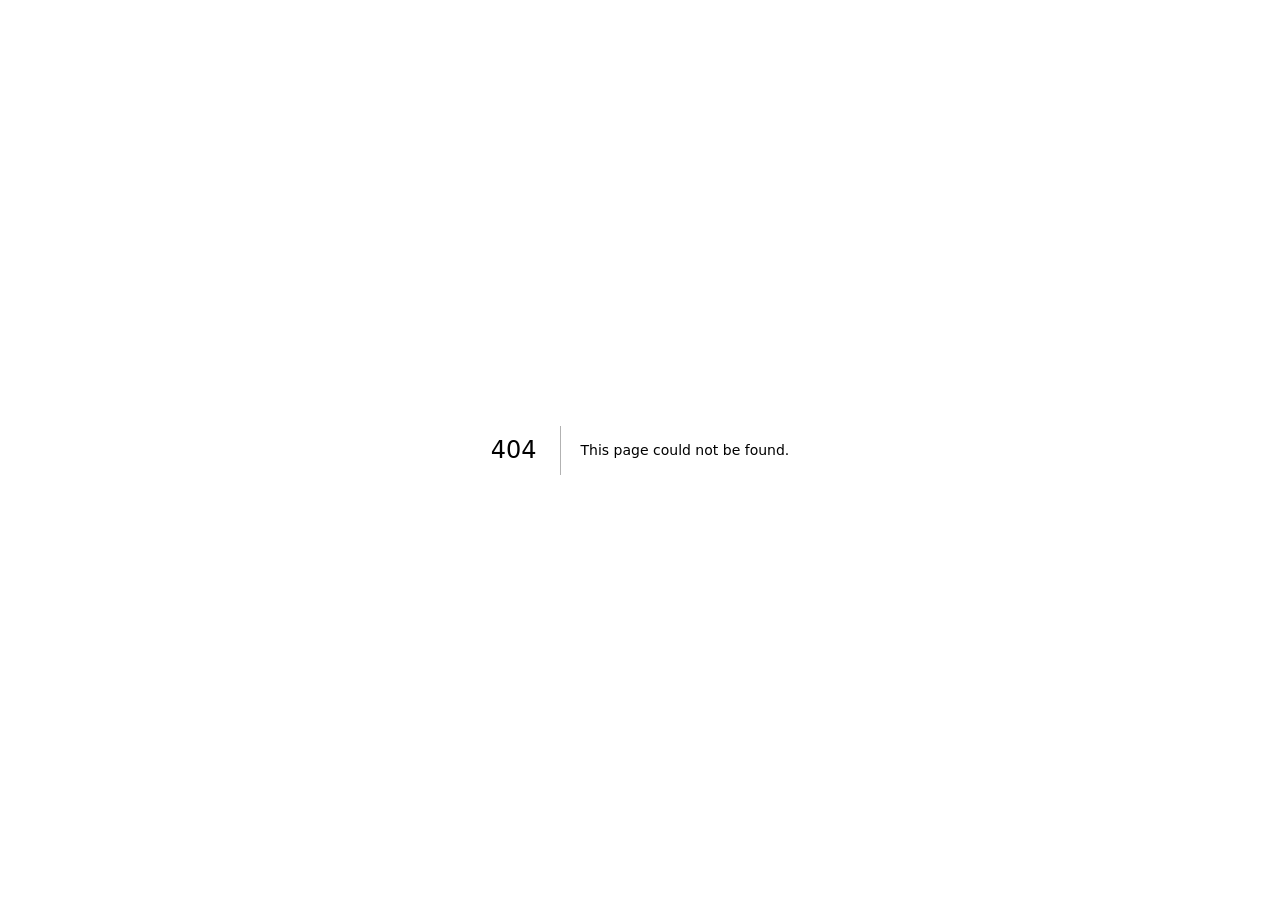
<file: 404/index.html>
<!DOCTYPE html><!--WhoF9xrAf8ianY4XgQguV--><html lang="en" class="dark"><head><meta charSet="utf-8"/><meta name="viewport" content="width=device-width, initial-scale=1"/><link rel="preload" href="/_next/static/media/3296bccdacdd55f7-s.p.woff2" as="font" crossorigin="" type="font/woff2"/><link rel="preload" href="/_next/static/media/427e4a37d3642943-s.p.woff2" as="font" crossorigin="" type="font/woff2"/><link rel="preload" href="/_next/static/media/9816a0e0ed309b6c-s.p.woff2" as="font" crossorigin="" type="font/woff2"/><link rel="preload" href="/_next/static/media/bc08e10e1c60a660-s.p.woff2" as="font" crossorigin="" type="font/woff2"/><link rel="preload" href="/_next/static/media/c180ecc1e0d7e935-s.p.woff2" as="font" crossorigin="" type="font/woff2"/><link rel="stylesheet" href="/_next/static/css/3d9d49dbb04f1acb.css" data-precedence="next"/><link rel="preload" as="script" fetchPriority="low" href="/_next/static/chunks/webpack-2677eea5025b65de.js"/><script src="/_next/static/chunks/4bd1b696-c023c6e3521b1417.js" async=""></script><script src="/_next/static/chunks/255-4f21f4f05338ab18.js" async=""></script><script src="/_next/static/chunks/main-app-da3ca3807293b3fe.js" async=""></script><meta name="robots" content="noindex"/><meta name="next-size-adjust" content=""/><link rel="icon" type="image/svg+xml" href="data:image/svg+xml,&lt;svg xmlns=&#x27;http://www.w3.org/2000/svg&#x27; viewBox=&#x27;0 0 32 32&#x27;&gt;&lt;rect width=&#x27;32&#x27; height=&#x27;32&#x27; rx=&#x27;6&#x27; fill=&#x27;%23020617&#x27;/&gt;&lt;text x=&#x27;16&#x27; y=&#x27;22&#x27; font-family=&#x27;serif&#x27; font-size=&#x27;18&#x27; font-weight=&#x27;600&#x27; fill=&#x27;%237FA9BC&#x27; text-anchor=&#x27;middle&#x27;&gt;A&lt;/text&gt;&lt;/svg&gt;"/><title>404: This page could not be found.</title><title>Ananya Bose — AI Safety &amp; Governance Researcher</title><meta name="description" content="CS at York University. MARS Fellow at Cambridge AI Safety. CORDA Democracy Fellow. Research on semiconductor export controls, AI governance, and agentic AI risk."/><meta property="og:title" content="Ananya Bose — AI Safety &amp; Governance Researcher"/><meta property="og:description" content="CS at York University. Research on semiconductor export controls, agentic AI, and democratic resilience."/><meta property="og:url" content="https://anetbose.github.io/"/><meta property="og:type" content="website"/><meta name="twitter:card" content="summary"/><meta name="twitter:title" content="Ananya Bose — AI Safety &amp; Governance Researcher"/><meta name="twitter:description" content="CS at York University. Research on semiconductor export controls and AI governance."/><script src="/_next/static/chunks/polyfills-42372ed130431b0a.js" noModule=""></script></head><body class="__variable_6f5ad7 __variable_de0309 __variable_ecea63 font-sans antialiased bg-background text-foreground" style="--ease-spring:cubic-bezier(0.16,1,0.3,1)"><div hidden=""><!--$--><!--/$--></div><style>
          @keyframes fade-up {
            from { opacity: 0; transform: translateY(22px); }
            to   { opacity: 1; transform: none; }
          }
          @keyframes blob-drift {
            0%   { transform: translate(0, 0) scale(1); }
            100% { transform: translate(30px, 20px) scale(1.08); }
          }
          @keyframes spulse {
            0%, 100% { opacity: 0.22; }
            50%       { opacity: 0.8; }
          }
          @keyframes float-p {
            0%, 100% { opacity: var(--lo, 0.04); transform: translateY(0); }
            50%       { opacity: var(--hi, 0.4);  transform: translateY(var(--rise, -8px)); }
          }
        </style><div style="font-family:system-ui,&quot;Segoe UI&quot;,Roboto,Helvetica,Arial,sans-serif,&quot;Apple Color Emoji&quot;,&quot;Segoe UI Emoji&quot;;height:100vh;text-align:center;display:flex;flex-direction:column;align-items:center;justify-content:center"><div><style>body{color:#000;background:#fff;margin:0}.next-error-h1{border-right:1px solid rgba(0,0,0,.3)}@media (prefers-color-scheme:dark){body{color:#fff;background:#000}.next-error-h1{border-right:1px solid rgba(255,255,255,.3)}}</style><h1 class="next-error-h1" style="display:inline-block;margin:0 20px 0 0;padding:0 23px 0 0;font-size:24px;font-weight:500;vertical-align:top;line-height:49px">404</h1><div style="display:inline-block"><h2 style="font-size:14px;font-weight:400;line-height:49px;margin:0">This page could not be found.</h2></div></div></div><!--$--><!--/$--><script src="/_next/static/chunks/webpack-2677eea5025b65de.js" id="_R_" async=""></script><script>(self.__next_f=self.__next_f||[]).push([0])</script><script>self.__next_f.push([1,"1:\"$Sreact.fragment\"\n2:I[9766,[],\"\"]\n3:I[8924,[],\"\"]\n4:I[4431,[],\"OutletBoundary\"]\n6:I[5278,[],\"AsyncMetadataOutlet\"]\n8:I[4431,[],\"ViewportBoundary\"]\na:I[4431,[],\"MetadataBoundary\"]\nb:\"$Sreact.suspense\"\nd:I[7150,[],\"\"]\n:HL[\"/_next/static/media/3296bccdacdd55f7-s.p.woff2\",\"font\",{\"crossOrigin\":\"\",\"type\":\"font/woff2\"}]\n:HL[\"/_next/static/media/427e4a37d3642943-s.p.woff2\",\"font\",{\"crossOrigin\":\"\",\"type\":\"font/woff2\"}]\n:HL[\"/_next/static/media/9816a0e0ed309b6c-s.p.woff2\",\"font\",{\"crossOrigin\":\"\",\"type\":\"font/woff2\"}]\n:HL[\"/_next/static/media/bc08e10e1c60a660-s.p.woff2\",\"font\",{\"crossOrigin\":\"\",\"type\":\"font/woff2\"}]\n:HL[\"/_next/static/media/c180ecc1e0d7e935-s.p.woff2\",\"font\",{\"crossOrigin\":\"\",\"type\":\"font/woff2\"}]\n:HL[\"/_next/static/css/3d9d49dbb04f1acb.css\",\"style\"]\n"])</script><script>self.__next_f.push([1,"0:{\"P\":null,\"b\":\"WhoF9xrAf8ianY4XgQguV\",\"p\":\"\",\"c\":[\"\",\"_not-found\",\"\"],\"i\":false,\"f\":[[[\"\",{\"children\":[\"/_not-found\",{\"children\":[\"__PAGE__\",{}]}]},\"$undefined\",\"$undefined\",true],[\"\",[\"$\",\"$1\",\"c\",{\"children\":[[[\"$\",\"link\",\"0\",{\"rel\":\"stylesheet\",\"href\":\"/_next/static/css/3d9d49dbb04f1acb.css\",\"precedence\":\"next\",\"crossOrigin\":\"$undefined\",\"nonce\":\"$undefined\"}]],[\"$\",\"html\",null,{\"lang\":\"en\",\"className\":\"dark\",\"children\":[[\"$\",\"head\",null,{\"children\":[\"$\",\"link\",null,{\"rel\":\"icon\",\"type\":\"image/svg+xml\",\"href\":\"data:image/svg+xml,\u003csvg xmlns='http://www.w3.org/2000/svg' viewBox='0 0 32 32'\u003e\u003crect width='32' height='32' rx='6' fill='%23020617'/\u003e\u003ctext x='16' y='22' font-family='serif' font-size='18' font-weight='600' fill='%237FA9BC' text-anchor='middle'\u003eA\u003c/text\u003e\u003c/svg\u003e\"}]}],[\"$\",\"body\",null,{\"className\":\"__variable_6f5ad7 __variable_de0309 __variable_ecea63 font-sans antialiased bg-background text-foreground\",\"style\":{\"--ease-spring\":\"cubic-bezier(0.16,1,0.3,1)\"},\"children\":[[\"$\",\"style\",null,{\"children\":\"\\n          @keyframes fade-up {\\n            from { opacity: 0; transform: translateY(22px); }\\n            to   { opacity: 1; transform: none; }\\n          }\\n          @keyframes blob-drift {\\n            0%   { transform: translate(0, 0) scale(1); }\\n            100% { transform: translate(30px, 20px) scale(1.08); }\\n          }\\n          @keyframes spulse {\\n            0%, 100% { opacity: 0.22; }\\n            50%       { opacity: 0.8; }\\n          }\\n          @keyframes float-p {\\n            0%, 100% { opacity: var(--lo, 0.04); transform: translateY(0); }\\n            50%       { opacity: var(--hi, 0.4);  transform: translateY(var(--rise, -8px)); }\\n          }\\n        \"}],[\"$\",\"$L2\",null,{\"parallelRouterKey\":\"children\",\"error\":\"$undefined\",\"errorStyles\":\"$undefined\",\"errorScripts\":\"$undefined\",\"template\":[\"$\",\"$L3\",null,{}],\"templateStyles\":\"$undefined\",\"templateScripts\":\"$undefined\",\"notFound\":\"$undefined\",\"forbidden\":\"$undefined\",\"unauthorized\":\"$undefined\"}]]}]]}]]}],{\"children\":[\"/_not-found\",[\"$\",\"$1\",\"c\",{\"children\":[null,[\"$\",\"$L2\",null,{\"parallelRouterKey\":\"children\",\"error\":\"$undefined\",\"errorStyles\":\"$undefined\",\"errorScripts\":\"$undefined\",\"template\":[\"$\",\"$L3\",null,{}],\"templateStyles\":\"$undefined\",\"templateScripts\":\"$undefined\",\"notFound\":\"$undefined\",\"forbidden\":\"$undefined\",\"unauthorized\":\"$undefined\"}]]}],{\"children\":[\"__PAGE__\",[\"$\",\"$1\",\"c\",{\"children\":[[[\"$\",\"title\",null,{\"children\":\"404: This page could not be found.\"}],[\"$\",\"div\",null,{\"style\":{\"fontFamily\":\"system-ui,\\\"Segoe UI\\\",Roboto,Helvetica,Arial,sans-serif,\\\"Apple Color Emoji\\\",\\\"Segoe UI Emoji\\\"\",\"height\":\"100vh\",\"textAlign\":\"center\",\"display\":\"flex\",\"flexDirection\":\"column\",\"alignItems\":\"center\",\"justifyContent\":\"center\"},\"children\":[\"$\",\"div\",null,{\"children\":[[\"$\",\"style\",null,{\"dangerouslySetInnerHTML\":{\"__html\":\"body{color:#000;background:#fff;margin:0}.next-error-h1{border-right:1px solid rgba(0,0,0,.3)}@media (prefers-color-scheme:dark){body{color:#fff;background:#000}.next-error-h1{border-right:1px solid rgba(255,255,255,.3)}}\"}}],[\"$\",\"h1\",null,{\"className\":\"next-error-h1\",\"style\":{\"display\":\"inline-block\",\"margin\":\"0 20px 0 0\",\"padding\":\"0 23px 0 0\",\"fontSize\":24,\"fontWeight\":500,\"verticalAlign\":\"top\",\"lineHeight\":\"49px\"},\"children\":404}],[\"$\",\"div\",null,{\"style\":{\"display\":\"inline-block\"},\"children\":[\"$\",\"h2\",null,{\"style\":{\"fontSize\":14,\"fontWeight\":400,\"lineHeight\":\"49px\",\"margin\":0},\"children\":\"This page could not be found.\"}]}]]}]}]],null,[\"$\",\"$L4\",null,{\"children\":[\"$L5\",[\"$\",\"$L6\",null,{\"promise\":\"$@7\"}]]}]]}],{},null,false]},null,false]},null,false],[\"$\",\"$1\",\"h\",{\"children\":[[\"$\",\"meta\",null,{\"name\":\"robots\",\"content\":\"noindex\"}],[[\"$\",\"$L8\",null,{\"children\":\"$L9\"}],[\"$\",\"meta\",null,{\"name\":\"next-size-adjust\",\"content\":\"\"}]],[\"$\",\"$La\",null,{\"children\":[\"$\",\"div\",null,{\"hidden\":true,\"children\":[\"$\",\"$b\",null,{\"fallback\":null,\"children\":\"$Lc\"}]}]}]]}],false]],\"m\":\"$undefined\",\"G\":[\"$d\",[]],\"s\":false,\"S\":true}\n"])</script><script>self.__next_f.push([1,"9:[[\"$\",\"meta\",\"0\",{\"charSet\":\"utf-8\"}],[\"$\",\"meta\",\"1\",{\"name\":\"viewport\",\"content\":\"width=device-width, initial-scale=1\"}]]\n5:null\n"])</script><script>self.__next_f.push([1,"7:{\"metadata\":[[\"$\",\"title\",\"0\",{\"children\":\"Ananya Bose — AI Safety \u0026 Governance Researcher\"}],[\"$\",\"meta\",\"1\",{\"name\":\"description\",\"content\":\"CS at York University. MARS Fellow at Cambridge AI Safety. CORDA Democracy Fellow. Research on semiconductor export controls, AI governance, and agentic AI risk.\"}],[\"$\",\"meta\",\"2\",{\"property\":\"og:title\",\"content\":\"Ananya Bose — AI Safety \u0026 Governance Researcher\"}],[\"$\",\"meta\",\"3\",{\"property\":\"og:description\",\"content\":\"CS at York University. Research on semiconductor export controls, agentic AI, and democratic resilience.\"}],[\"$\",\"meta\",\"4\",{\"property\":\"og:url\",\"content\":\"https://anetbose.github.io/\"}],[\"$\",\"meta\",\"5\",{\"property\":\"og:type\",\"content\":\"website\"}],[\"$\",\"meta\",\"6\",{\"name\":\"twitter:card\",\"content\":\"summary\"}],[\"$\",\"meta\",\"7\",{\"name\":\"twitter:title\",\"content\":\"Ananya Bose — AI Safety \u0026 Governance Researcher\"}],[\"$\",\"meta\",\"8\",{\"name\":\"twitter:description\",\"content\":\"CS at York University. Research on semiconductor export controls and AI governance.\"}]],\"error\":null,\"digest\":\"$undefined\"}\n"])</script><script>self.__next_f.push([1,"c:\"$7:metadata\"\n"])</script></body></html>
</file>
<file: _next/static/css/3d9d49dbb04f1acb.css>
@font-face{font-family:Crimson Pro;font-style:italic;font-weight:400;font-display:swap;src:url(/_next/static/media/59f2043b6bad8ba2-s.woff2) format("woff2");unicode-range:u+0102-0103,u+0110-0111,u+0128-0129,u+0168-0169,u+01a0-01a1,u+01af-01b0,u+0300-0301,u+0303-0304,u+0308-0309,u+0323,u+0329,u+1ea0-1ef9,u+20ab}@font-face{font-family:Crimson Pro;font-style:italic;font-weight:400;font-display:swap;src:url(/_next/static/media/afc5a08f2c05c978-s.woff2) format("woff2");unicode-range:u+0100-02ba,u+02bd-02c5,u+02c7-02cc,u+02ce-02d7,u+02dd-02ff,u+0304,u+0308,u+0329,u+1d00-1dbf,u+1e00-1e9f,u+1ef2-1eff,u+2020,u+20a0-20ab,u+20ad-20c0,u+2113,u+2c60-2c7f,u+a720-a7ff}@font-face{font-family:Crimson Pro;font-style:italic;font-weight:400;font-display:swap;src:url(/_next/static/media/c180ecc1e0d7e935-s.p.woff2) format("woff2");unicode-range:u+00??,u+0131,u+0152-0153,u+02bb-02bc,u+02c6,u+02da,u+02dc,u+0304,u+0308,u+0329,u+2000-206f,u+20ac,u+2122,u+2191,u+2193,u+2212,u+2215,u+feff,u+fffd}@font-face{font-family:Crimson Pro;font-style:italic;font-weight:500;font-display:swap;src:url(/_next/static/media/59f2043b6bad8ba2-s.woff2) format("woff2");unicode-range:u+0102-0103,u+0110-0111,u+0128-0129,u+0168-0169,u+01a0-01a1,u+01af-01b0,u+0300-0301,u+0303-0304,u+0308-0309,u+0323,u+0329,u+1ea0-1ef9,u+20ab}@font-face{font-family:Crimson Pro;font-style:italic;font-weight:500;font-display:swap;src:url(/_next/static/media/afc5a08f2c05c978-s.woff2) format("woff2");unicode-range:u+0100-02ba,u+02bd-02c5,u+02c7-02cc,u+02ce-02d7,u+02dd-02ff,u+0304,u+0308,u+0329,u+1d00-1dbf,u+1e00-1e9f,u+1ef2-1eff,u+2020,u+20a0-20ab,u+20ad-20c0,u+2113,u+2c60-2c7f,u+a720-a7ff}@font-face{font-family:Crimson Pro;font-style:italic;font-weight:500;font-display:swap;src:url(/_next/static/media/c180ecc1e0d7e935-s.p.woff2) format("woff2");unicode-range:u+00??,u+0131,u+0152-0153,u+02bb-02bc,u+02c6,u+02da,u+02dc,u+0304,u+0308,u+0329,u+2000-206f,u+20ac,u+2122,u+2191,u+2193,u+2212,u+2215,u+feff,u+fffd}@font-face{font-family:Crimson Pro;font-style:italic;font-weight:600;font-display:swap;src:url(/_next/static/media/59f2043b6bad8ba2-s.woff2) format("woff2");unicode-range:u+0102-0103,u+0110-0111,u+0128-0129,u+0168-0169,u+01a0-01a1,u+01af-01b0,u+0300-0301,u+0303-0304,u+0308-0309,u+0323,u+0329,u+1ea0-1ef9,u+20ab}@font-face{font-family:Crimson Pro;font-style:italic;font-weight:600;font-display:swap;src:url(/_next/static/media/afc5a08f2c05c978-s.woff2) format("woff2");unicode-range:u+0100-02ba,u+02bd-02c5,u+02c7-02cc,u+02ce-02d7,u+02dd-02ff,u+0304,u+0308,u+0329,u+1d00-1dbf,u+1e00-1e9f,u+1ef2-1eff,u+2020,u+20a0-20ab,u+20ad-20c0,u+2113,u+2c60-2c7f,u+a720-a7ff}@font-face{font-family:Crimson Pro;font-style:italic;font-weight:600;font-display:swap;src:url(/_next/static/media/c180ecc1e0d7e935-s.p.woff2) format("woff2");unicode-range:u+00??,u+0131,u+0152-0153,u+02bb-02bc,u+02c6,u+02da,u+02dc,u+0304,u+0308,u+0329,u+2000-206f,u+20ac,u+2122,u+2191,u+2193,u+2212,u+2215,u+feff,u+fffd}@font-face{font-family:Crimson Pro;font-style:normal;font-weight:400;font-display:swap;src:url(/_next/static/media/5bde35a59d0f161b-s.woff2) format("woff2");unicode-range:u+0102-0103,u+0110-0111,u+0128-0129,u+0168-0169,u+01a0-01a1,u+01af-01b0,u+0300-0301,u+0303-0304,u+0308-0309,u+0323,u+0329,u+1ea0-1ef9,u+20ab}@font-face{font-family:Crimson Pro;font-style:normal;font-weight:400;font-display:swap;src:url(/_next/static/media/19d1df89b922a96a-s.woff2) format("woff2");unicode-range:u+0100-02ba,u+02bd-02c5,u+02c7-02cc,u+02ce-02d7,u+02dd-02ff,u+0304,u+0308,u+0329,u+1d00-1dbf,u+1e00-1e9f,u+1ef2-1eff,u+2020,u+20a0-20ab,u+20ad-20c0,u+2113,u+2c60-2c7f,u+a720-a7ff}@font-face{font-family:Crimson Pro;font-style:normal;font-weight:400;font-display:swap;src:url(/_next/static/media/3296bccdacdd55f7-s.p.woff2) format("woff2");unicode-range:u+00??,u+0131,u+0152-0153,u+02bb-02bc,u+02c6,u+02da,u+02dc,u+0304,u+0308,u+0329,u+2000-206f,u+20ac,u+2122,u+2191,u+2193,u+2212,u+2215,u+feff,u+fffd}@font-face{font-family:Crimson Pro;font-style:normal;font-weight:500;font-display:swap;src:url(/_next/static/media/5bde35a59d0f161b-s.woff2) format("woff2");unicode-range:u+0102-0103,u+0110-0111,u+0128-0129,u+0168-0169,u+01a0-01a1,u+01af-01b0,u+0300-0301,u+0303-0304,u+0308-0309,u+0323,u+0329,u+1ea0-1ef9,u+20ab}@font-face{font-family:Crimson Pro;font-style:normal;font-weight:500;font-display:swap;src:url(/_next/static/media/19d1df89b922a96a-s.woff2) format("woff2");unicode-range:u+0100-02ba,u+02bd-02c5,u+02c7-02cc,u+02ce-02d7,u+02dd-02ff,u+0304,u+0308,u+0329,u+1d00-1dbf,u+1e00-1e9f,u+1ef2-1eff,u+2020,u+20a0-20ab,u+20ad-20c0,u+2113,u+2c60-2c7f,u+a720-a7ff}@font-face{font-family:Crimson Pro;font-style:normal;font-weight:500;font-display:swap;src:url(/_next/static/media/3296bccdacdd55f7-s.p.woff2) format("woff2");unicode-range:u+00??,u+0131,u+0152-0153,u+02bb-02bc,u+02c6,u+02da,u+02dc,u+0304,u+0308,u+0329,u+2000-206f,u+20ac,u+2122,u+2191,u+2193,u+2212,u+2215,u+feff,u+fffd}@font-face{font-family:Crimson Pro;font-style:normal;font-weight:600;font-display:swap;src:url(/_next/static/media/5bde35a59d0f161b-s.woff2) format("woff2");unicode-range:u+0102-0103,u+0110-0111,u+0128-0129,u+0168-0169,u+01a0-01a1,u+01af-01b0,u+0300-0301,u+0303-0304,u+0308-0309,u+0323,u+0329,u+1ea0-1ef9,u+20ab}@font-face{font-family:Crimson Pro;font-style:normal;font-weight:600;font-display:swap;src:url(/_next/static/media/19d1df89b922a96a-s.woff2) format("woff2");unicode-range:u+0100-02ba,u+02bd-02c5,u+02c7-02cc,u+02ce-02d7,u+02dd-02ff,u+0304,u+0308,u+0329,u+1d00-1dbf,u+1e00-1e9f,u+1ef2-1eff,u+2020,u+20a0-20ab,u+20ad-20c0,u+2113,u+2c60-2c7f,u+a720-a7ff}@font-face{font-family:Crimson Pro;font-style:normal;font-weight:600;font-display:swap;src:url(/_next/static/media/3296bccdacdd55f7-s.p.woff2) format("woff2");unicode-range:u+00??,u+0131,u+0152-0153,u+02bb-02bc,u+02c6,u+02da,u+02dc,u+0304,u+0308,u+0329,u+2000-206f,u+20ac,u+2122,u+2191,u+2193,u+2212,u+2215,u+feff,u+fffd}@font-face{font-family:Crimson Pro Fallback;src:local("Times New Roman");ascent-override:90.96%;descent-override:21.80%;line-gap-override:0.00%;size-adjust:98.56%}.__className_6f5ad7{font-family:Crimson Pro,Crimson Pro Fallback}.__variable_6f5ad7{--font-crimson:"Crimson Pro","Crimson Pro Fallback"}@font-face{font-family:Atkinson Hyperlegible;font-style:normal;font-weight:400;font-display:swap;src:url(/_next/static/media/d57a24ec54448a8e-s.woff2) format("woff2");unicode-range:u+0100-02ba,u+02bd-02c5,u+02c7-02cc,u+02ce-02d7,u+02dd-02ff,u+0304,u+0308,u+0329,u+1d00-1dbf,u+1e00-1e9f,u+1ef2-1eff,u+2020,u+20a0-20ab,u+20ad-20c0,u+2113,u+2c60-2c7f,u+a720-a7ff}@font-face{font-family:Atkinson Hyperlegible;font-style:normal;font-weight:400;font-display:swap;src:url(/_next/static/media/bc08e10e1c60a660-s.p.woff2) format("woff2");unicode-range:u+00??,u+0131,u+0152-0153,u+02bb-02bc,u+02c6,u+02da,u+02dc,u+0304,u+0308,u+0329,u+2000-206f,u+20ac,u+2122,u+2191,u+2193,u+2212,u+2215,u+feff,u+fffd}@font-face{font-family:Atkinson Hyperlegible;font-style:normal;font-weight:700;font-display:swap;src:url(/_next/static/media/7c309a1f4c99f6b1-s.woff2) format("woff2");unicode-range:u+0100-02ba,u+02bd-02c5,u+02c7-02cc,u+02ce-02d7,u+02dd-02ff,u+0304,u+0308,u+0329,u+1d00-1dbf,u+1e00-1e9f,u+1ef2-1eff,u+2020,u+20a0-20ab,u+20ad-20c0,u+2113,u+2c60-2c7f,u+a720-a7ff}@font-face{font-family:Atkinson Hyperlegible;font-style:normal;font-weight:700;font-display:swap;src:url(/_next/static/media/9816a0e0ed309b6c-s.p.woff2) format("woff2");unicode-range:u+00??,u+0131,u+0152-0153,u+02bb-02bc,u+02c6,u+02da,u+02dc,u+0304,u+0308,u+0329,u+2000-206f,u+20ac,u+2122,u+2191,u+2193,u+2212,u+2215,u+feff,u+fffd}@font-face{font-family:Atkinson Hyperlegible Fallback;src:local("Arial");ascent-override:95.60%;descent-override:29.18%;line-gap-override:0.00%;size-adjust:99.37%}.__className_de0309{font-family:Atkinson Hyperlegible,Atkinson Hyperlegible Fallback;font-style:normal}.__variable_de0309{--font-atkinson:"Atkinson Hyperlegible","Atkinson Hyperlegible Fallback"}@font-face{font-family:JetBrains Mono;font-style:normal;font-weight:400;font-display:swap;src:url(/_next/static/media/2f186ab49059fbbb-s.woff2) format("woff2");unicode-range:u+0460-052f,u+1c80-1c8a,u+20b4,u+2de0-2dff,u+a640-a69f,u+fe2e-fe2f}@font-face{font-family:JetBrains Mono;font-style:normal;font-weight:400;font-display:swap;src:url(/_next/static/media/7be269dd6123b082-s.woff2) format("woff2");unicode-range:u+0301,u+0400-045f,u+0490-0491,u+04b0-04b1,u+2116}@font-face{font-family:JetBrains Mono;font-style:normal;font-weight:400;font-display:swap;src:url(/_next/static/media/db5568a2cfd831e2-s.woff2) format("woff2");unicode-range:u+0370-0377,u+037a-037f,u+0384-038a,u+038c,u+038e-03a1,u+03a3-03ff}@font-face{font-family:JetBrains Mono;font-style:normal;font-weight:400;font-display:swap;src:url(/_next/static/media/6760c1b492207d80-s.woff2) format("woff2");unicode-range:u+0102-0103,u+0110-0111,u+0128-0129,u+0168-0169,u+01a0-01a1,u+01af-01b0,u+0300-0301,u+0303-0304,u+0308-0309,u+0323,u+0329,u+1ea0-1ef9,u+20ab}@font-face{font-family:JetBrains Mono;font-style:normal;font-weight:400;font-display:swap;src:url(/_next/static/media/1f424c9580f97313-s.woff2) format("woff2");unicode-range:u+0100-02ba,u+02bd-02c5,u+02c7-02cc,u+02ce-02d7,u+02dd-02ff,u+0304,u+0308,u+0329,u+1d00-1dbf,u+1e00-1e9f,u+1ef2-1eff,u+2020,u+20a0-20ab,u+20ad-20c0,u+2113,u+2c60-2c7f,u+a720-a7ff}@font-face{font-family:JetBrains Mono;font-style:normal;font-weight:400;font-display:swap;src:url(/_next/static/media/427e4a37d3642943-s.p.woff2) format("woff2");unicode-range:u+00??,u+0131,u+0152-0153,u+02bb-02bc,u+02c6,u+02da,u+02dc,u+0304,u+0308,u+0329,u+2000-206f,u+20ac,u+2122,u+2191,u+2193,u+2212,u+2215,u+feff,u+fffd}@font-face{font-family:JetBrains Mono Fallback;src:local("Arial");ascent-override:75.79%;descent-override:22.29%;line-gap-override:0.00%;size-adjust:134.59%}.__className_ecea63{font-family:JetBrains Mono,JetBrains Mono Fallback;font-weight:400;font-style:normal}.__variable_ecea63{--font-jetbrains:"JetBrains Mono","JetBrains Mono Fallback"}

/*! tailwindcss v4.3.0 | MIT License | https://tailwindcss.com */@layer properties{@supports (((-webkit-hyphens:none)) and (not (margin-trim:inline))) or ((-moz-orient:inline) and (not (color:rgb(from red r g b)))){*,::backdrop,:after,:before{--tw-translate-x:0;--tw-translate-y:0;--tw-translate-z:0;--tw-rotate-x:initial;--tw-rotate-y:initial;--tw-rotate-z:initial;--tw-skew-x:initial;--tw-skew-y:initial;--tw-pan-x:initial;--tw-pan-y:initial;--tw-pinch-zoom:initial;--tw-space-y-reverse:0;--tw-space-x-reverse:0;--tw-divide-x-reverse:0;--tw-border-style:solid;--tw-divide-y-reverse:0;--tw-gradient-position:initial;--tw-gradient-from:#0000;--tw-gradient-via:#0000;--tw-gradient-to:#0000;--tw-gradient-stops:initial;--tw-gradient-via-stops:initial;--tw-gradient-from-position:0%;--tw-gradient-via-position:50%;--tw-gradient-to-position:100%;--tw-leading:initial;--tw-font-weight:initial;--tw-tracking:initial;--tw-ordinal:initial;--tw-slashed-zero:initial;--tw-numeric-figure:initial;--tw-numeric-spacing:initial;--tw-numeric-fraction:initial;--tw-shadow:0 0 #0000;--tw-shadow-color:initial;--tw-shadow-alpha:100%;--tw-inset-shadow:0 0 #0000;--tw-inset-shadow-color:initial;--tw-inset-shadow-alpha:100%;--tw-ring-color:initial;--tw-ring-shadow:0 0 #0000;--tw-inset-ring-color:initial;--tw-inset-ring-shadow:0 0 #0000;--tw-ring-inset:initial;--tw-ring-offset-width:0px;--tw-ring-offset-color:#fff;--tw-ring-offset-shadow:0 0 #0000;--tw-blur:initial;--tw-brightness:initial;--tw-contrast:initial;--tw-grayscale:initial;--tw-hue-rotate:initial;--tw-invert:initial;--tw-opacity:initial;--tw-saturate:initial;--tw-sepia:initial;--tw-drop-shadow:initial;--tw-drop-shadow-color:initial;--tw-drop-shadow-alpha:100%;--tw-drop-shadow-size:initial;--tw-backdrop-blur:initial;--tw-backdrop-brightness:initial;--tw-backdrop-contrast:initial;--tw-backdrop-grayscale:initial;--tw-backdrop-hue-rotate:initial;--tw-backdrop-invert:initial;--tw-backdrop-opacity:initial;--tw-backdrop-saturate:initial;--tw-backdrop-sepia:initial;--tw-duration:initial;--tw-content:"";--tw-animation-delay:0s;--tw-animation-direction:normal;--tw-animation-duration:initial;--tw-animation-fill-mode:none;--tw-animation-iteration-count:1;--tw-enter-blur:0;--tw-enter-opacity:1;--tw-enter-rotate:0;--tw-enter-scale:1;--tw-enter-translate-x:0;--tw-enter-translate-y:0;--tw-exit-blur:0;--tw-exit-opacity:1;--tw-exit-rotate:0;--tw-exit-scale:1;--tw-exit-translate-x:0;--tw-exit-translate-y:0}}}@layer theme{:host,:root{--color-gray-800:oklch(27.8% .033 256.848);--color-gray-900:oklch(21% .034 264.665);--color-black:#000;--color-white:#fff;--spacing:.25rem;--text-xs:.75rem;--text-xs--line-height:calc(1 / .75);--font-weight-light:300;--font-weight-medium:500;--font-weight-semibold:600;--font-weight-bold:700;--animate-pulse:pulse 2s cubic-bezier(.4,0,.6,1) infinite;--blur-xl:24px;--blur-2xl:40px;--blur-3xl:64px;--default-transition-duration:.15s;--default-transition-timing-function:cubic-bezier(.4,0,.2,1);--default-font-family:var(--font-atkinson);--default-mono-font-family:var(--font-jetbrains)}}@layer base{*,::backdrop,:after,:before{box-sizing:border-box;border:0 solid;margin:0;padding:0}::file-selector-button{box-sizing:border-box;border:0 solid;margin:0;padding:0}:host,html{-webkit-text-size-adjust:100%;tab-size:4;line-height:1.5;font-family:var(--default-font-family,ui-sans-serif,system-ui,sans-serif,"Apple Color Emoji","Segoe UI Emoji","Segoe UI Symbol","Noto Color Emoji");font-feature-settings:var(--default-font-feature-settings,normal);font-variation-settings:var(--default-font-variation-settings,normal);-webkit-tap-highlight-color:transparent}hr{height:0;color:inherit;border-top-width:1px}abbr:where([title]){-webkit-text-decoration:underline dotted;text-decoration:underline dotted}h1,h2,h3,h4,h5,h6{font-size:inherit;font-weight:inherit}a{color:inherit;-webkit-text-decoration:inherit;text-decoration:inherit}b,strong{font-weight:bolder}code,kbd,pre,samp{font-family:var(--default-mono-font-family,ui-monospace,SFMono-Regular,Menlo,Monaco,Consolas,"Liberation Mono","Courier New",monospace);font-feature-settings:var(--default-mono-font-feature-settings,normal);font-variation-settings:var(--default-mono-font-variation-settings,normal);font-size:1em}small{font-size:80%}sub,sup{vertical-align:baseline;font-size:75%;line-height:0;position:relative}sub{bottom:-.25em}sup{top:-.5em}table{text-indent:0;border-color:inherit;border-collapse:collapse}:-moz-focusring{outline:auto}progress{vertical-align:baseline}summary{display:list-item}menu,ol,ul{list-style:none}audio,canvas,embed,iframe,img,object,svg,video{vertical-align:middle;display:block}img,video{max-width:100%;height:auto}button,input,optgroup,select,textarea{font:inherit;font-feature-settings:inherit;font-variation-settings:inherit;letter-spacing:inherit;color:inherit;opacity:1;background-color:#0000;border-radius:0}::file-selector-button{font:inherit;font-feature-settings:inherit;font-variation-settings:inherit;letter-spacing:inherit;color:inherit;opacity:1;background-color:#0000;border-radius:0}:where(select:is([multiple],[size])) optgroup{font-weight:bolder}:where(select:is([multiple],[size])) optgroup option{padding-inline-start:20px}::file-selector-button{margin-inline-end:4px}::placeholder{opacity:1}@supports (not ((-webkit-appearance:-apple-pay-button))) or (contain-intrinsic-size:1px){::placeholder{color:currentColor}@supports (color:color-mix(in lab,red,red)){::placeholder{color:color-mix(in oklab,currentcolor 50%,transparent)}}}textarea{resize:vertical}::-webkit-search-decoration{-webkit-appearance:none}::-webkit-date-and-time-value{min-height:1lh;text-align:inherit}::-webkit-datetime-edit{display:inline-flex}::-webkit-datetime-edit-fields-wrapper{padding:0}::-webkit-datetime-edit,::-webkit-datetime-edit-year-field{padding-block:0}::-webkit-datetime-edit-day-field,::-webkit-datetime-edit-month-field{padding-block:0}::-webkit-datetime-edit-hour-field,::-webkit-datetime-edit-minute-field{padding-block:0}::-webkit-datetime-edit-millisecond-field,::-webkit-datetime-edit-second-field{padding-block:0}::-webkit-datetime-edit-meridiem-field{padding-block:0}::-webkit-calendar-picker-indicator{line-height:1}:-moz-ui-invalid{box-shadow:none}button,input:where([type=button],[type=reset],[type=submit]){appearance:button}::file-selector-button{appearance:button}::-webkit-inner-spin-button,::-webkit-outer-spin-button{height:auto}[hidden]:where(:not([hidden=until-found])){display:none!important}}@layer components;@layer utilities{.pointer-events-auto{pointer-events:auto}.pointer-events-none{pointer-events:none}.collapse{visibility:collapse}.invisible{visibility:hidden}.visible{visibility:visible}.sr-only{clip-path:inset(50%);white-space:nowrap;border-width:0;width:1px;height:1px;margin:-1px;padding:0;position:absolute;overflow:hidden}.not-sr-only{clip-path:none;white-space:normal;width:auto;height:auto;margin:0;padding:0;position:static;overflow:visible}.absolute{position:absolute}.fixed{position:fixed}.relative{position:relative}.static{position:static}.sticky{position:sticky}.inset-0{inset:calc(var(--spacing) * 0)}.top-0{top:calc(var(--spacing) * 0)}.top-1\/2{top:50%}.top-1\/4{top:25%}.top-8{top:calc(var(--spacing) * 8)}.top-\[-10\%\]{top:-10%}.top-\[30\%\]{top:30%}.right-0{right:calc(var(--spacing) * 0)}.right-1\/3{right:33.3333%}.right-1\/4{right:25%}.right-8{right:calc(var(--spacing) * 8)}.right-\[-6\%\]{right:-6%}.-bottom-1{bottom:calc(var(--spacing) * -1)}.bottom-1\/3{bottom:33.3333%}.bottom-8{bottom:calc(var(--spacing) * 8)}.bottom-9{bottom:calc(var(--spacing) * 9)}.bottom-\[-5\%\]{bottom:-5%}.left-0{left:calc(var(--spacing) * 0)}.left-1\/2{left:50%}.left-1\/3{left:33.3333%}.left-8{left:calc(var(--spacing) * 8)}.left-\[-8\%\]{left:-8%}.left-\[60\%\]{left:60%}.isolate{isolation:isolate}.isolation-auto{isolation:auto}.z-10{z-index:10}.z-50{z-index:50}.col-span-2{grid-column:span 2/span 2}.container{width:100%}@media (min-width:40rem){.container{max-width:40rem}}@media (min-width:48rem){.container{max-width:48rem}}@media (min-width:64rem){.container{max-width:64rem}}@media (min-width:80rem){.container{max-width:80rem}}@media (min-width:96rem){.container{max-width:96rem}}.m-0{margin:calc(var(--spacing) * 0)}.mx-auto{margin-inline:auto}.mt-1{margin-top:calc(var(--spacing) * 1)}.mt-3\.5{margin-top:calc(var(--spacing) * 3.5)}.mt-4{margin-top:calc(var(--spacing) * 4)}.mt-8{margin-top:calc(var(--spacing) * 8)}.mt-12{margin-top:calc(var(--spacing) * 12)}.mt-\[5px\]{margin-top:5px}.mb-0{margin-bottom:calc(var(--spacing) * 0)}.mb-0\.5{margin-bottom:calc(var(--spacing) * .5)}.mb-1{margin-bottom:calc(var(--spacing) * 1)}.mb-1\.5{margin-bottom:calc(var(--spacing) * 1.5)}.mb-2{margin-bottom:calc(var(--spacing) * 2)}.mb-2\.5{margin-bottom:calc(var(--spacing) * 2.5)}.mb-3{margin-bottom:calc(var(--spacing) * 3)}.mb-3\.5{margin-bottom:calc(var(--spacing) * 3.5)}.mb-4{margin-bottom:calc(var(--spacing) * 4)}.mb-5{margin-bottom:calc(var(--spacing) * 5)}.mb-7{margin-bottom:calc(var(--spacing) * 7)}.mb-8{margin-bottom:calc(var(--spacing) * 8)}.mb-11{margin-bottom:calc(var(--spacing) * 11)}.mb-16{margin-bottom:calc(var(--spacing) * 16)}.mb-\[18px\]{margin-bottom:18px}.block{display:block}.contents{display:contents}.flex{display:flex}.flow-root{display:flow-root}.grid{display:grid}.hidden{display:none}.inline{display:inline}.inline-block{display:inline-block}.inline-flex{display:inline-flex}.inline-grid{display:inline-grid}.inline-table{display:inline-table}.list-item{display:list-item}.table{display:table}.table-caption{display:table-caption}.table-cell{display:table-cell}.table-column{display:table-column}.table-column-group{display:table-column-group}.table-footer-group{display:table-footer-group}.table-header-group{display:table-header-group}.table-row{display:table-row}.table-row-group{display:table-row-group}.h-10{height:calc(var(--spacing) * 10)}.h-14{height:calc(var(--spacing) * 14)}.h-20{height:calc(var(--spacing) * 20)}.h-24{height:calc(var(--spacing) * 24)}.h-32{height:calc(var(--spacing) * 32)}.h-\[260px\]{height:260px}.h-\[340px\]{height:340px}.h-\[420px\]{height:420px}.h-full{height:100%}.h-px{height:1px}.h-screen{height:100vh}.w-0{width:calc(var(--spacing) * 0)}.w-10{width:calc(var(--spacing) * 10)}.w-20{width:calc(var(--spacing) * 20)}.w-24{width:calc(var(--spacing) * 24)}.w-32{width:calc(var(--spacing) * 32)}.w-\[260px\]{width:260px}.w-\[340px\]{width:340px}.w-\[420px\]{width:420px}.w-full{width:100%}.w-px{width:1px}.max-w-\[560px\]{max-width:560px}.max-w-\[580px\]{max-width:580px}.max-w-\[600px\]{max-width:600px}.max-w-\[680px\]{max-width:680px}.max-w-\[900px\]{max-width:900px}.max-w-\[1160px\]{max-width:1160px}.flex-1{flex:1}.shrink{flex-shrink:1}.shrink-0{flex-shrink:0}.grow{flex-grow:1}.border-collapse{border-collapse:collapse}.-translate-x-1\/2{--tw-translate-x:calc(calc(1 / 2 * 100%) * -1);translate:var(--tw-translate-x) var(--tw-translate-y)}.transform{transform:var(--tw-rotate-x,) var(--tw-rotate-y,) var(--tw-rotate-z,) var(--tw-skew-x,) var(--tw-skew-y,)}.animate-\[blob-drift_18s_6s_ease-in-out_infinite_alternate\]{animation:blob-drift 18s ease-in-out 6s infinite alternate}.animate-\[blob-drift_22s_ease-in-out_infinite_alternate\]{animation:blob-drift 22s ease-in-out infinite alternate}.animate-\[blob-drift_26s_12s_ease-in-out_infinite_alternate\]{animation:blob-drift 26s ease-in-out 12s infinite alternate}.animate-\[fade-up_0\.7s_0\.05s_var\(--ease-spring\)_forwards\]{animation:fade-up .7s 50ms var(--ease-spring) forwards}.animate-\[fade-up_0\.7s_1s_var\(--ease-spring\)_forwards\]{animation:fade-up .7s 1s var(--ease-spring) forwards}.animate-\[fade-up_0\.8s_0\.42s_var\(--ease-spring\)_forwards\]{animation:fade-up .8s .42s var(--ease-spring) forwards}.animate-\[fade-up_0\.8s_0\.62s_var\(--ease-spring\)_forwards\]{animation:fade-up .8s .62s var(--ease-spring) forwards}.animate-\[fade-up_0\.9s_0\.2s_var\(--ease-spring\)_forwards\]{animation:fade-up .9s .2s var(--ease-spring) forwards}.animate-\[spulse_2\.4s_ease-in-out_infinite\]{animation:spulse 2.4s ease-in-out infinite}.animate-pulse{animation:var(--animate-pulse)}.cursor-pointer{cursor:pointer}.touch-pinch-zoom{--tw-pinch-zoom:pinch-zoom;touch-action:var(--tw-pan-x,) var(--tw-pan-y,) var(--tw-pinch-zoom,)}.resize{resize:both}.list-none{list-style-type:none}.grid-cols-2{grid-template-columns:repeat(2,minmax(0,1fr))}.grid-cols-3{grid-template-columns:repeat(3,minmax(0,1fr))}.grid-cols-\[2fr_1fr\]{grid-template-columns:2fr 1fr}.flex-col{flex-direction:column}.flex-wrap{flex-wrap:wrap}.items-center{align-items:center}.items-start{align-items:flex-start}.justify-between{justify-content:space-between}.justify-center{justify-content:center}.gap-1\.5{gap:calc(var(--spacing) * 1.5)}.gap-2{gap:calc(var(--spacing) * 2)}.gap-3{gap:calc(var(--spacing) * 3)}.gap-3\.5{gap:calc(var(--spacing) * 3.5)}.gap-5{gap:calc(var(--spacing) * 5)}.gap-6{gap:calc(var(--spacing) * 6)}.gap-9{gap:calc(var(--spacing) * 9)}.gap-10{gap:calc(var(--spacing) * 10)}.gap-\[52px\]{gap:52px}:where(.space-y-1\.5>:not(:last-child)){--tw-space-y-reverse:0;margin-block-start:calc(calc(var(--spacing) * 1.5) * var(--tw-space-y-reverse));margin-block-end:calc(calc(var(--spacing) * 1.5) * calc(1 - var(--tw-space-y-reverse)))}:where(.space-y-2\.5>:not(:last-child)){--tw-space-y-reverse:0;margin-block-start:calc(calc(var(--spacing) * 2.5) * var(--tw-space-y-reverse));margin-block-end:calc(calc(var(--spacing) * 2.5) * calc(1 - var(--tw-space-y-reverse)))}:where(.space-y-4>:not(:last-child)){--tw-space-y-reverse:0;margin-block-start:calc(calc(var(--spacing) * 4) * var(--tw-space-y-reverse));margin-block-end:calc(calc(var(--spacing) * 4) * calc(1 - var(--tw-space-y-reverse)))}:where(.space-y-\[18px\]>:not(:last-child)){--tw-space-y-reverse:0;margin-block-start:calc(18px * var(--tw-space-y-reverse));margin-block-end:calc(18px * calc(1 - var(--tw-space-y-reverse)))}:where(.space-y-reverse>:not(:last-child)){--tw-space-y-reverse:1}:where(.space-x-reverse>:not(:last-child)){--tw-space-x-reverse:1}:where(.divide-x>:not(:last-child)){--tw-divide-x-reverse:0;border-inline-style:var(--tw-border-style);border-inline-start-width:calc(1px * var(--tw-divide-x-reverse));border-inline-end-width:calc(1px * calc(1 - var(--tw-divide-x-reverse)))}:where(.divide-y>:not(:last-child)){--tw-divide-y-reverse:0;border-bottom-style:var(--tw-border-style);border-top-style:var(--tw-border-style);border-top-width:calc(1px * var(--tw-divide-y-reverse));border-bottom-width:calc(1px * calc(1 - var(--tw-divide-y-reverse)))}:where(.divide-y-reverse>:not(:last-child)){--tw-divide-y-reverse:1}.truncate{text-overflow:ellipsis;white-space:nowrap}.overflow-hidden,.truncate{overflow:hidden}.rounded-\[6px\]{border-radius:6px}.rounded-\[8px\]{border-radius:8px}.rounded-\[14px\]{border-radius:14px}.rounded-full{border-radius:3.40282e+38px}.rounded-s{border-end-start-radius:.25rem}.rounded-s,.rounded-ss{border-start-start-radius:.25rem}.rounded-e{border-end-end-radius:.25rem}.rounded-e,.rounded-se{border-start-end-radius:.25rem}.rounded-ee{border-end-end-radius:.25rem}.rounded-es{border-end-start-radius:.25rem}.rounded-t{border-top-right-radius:.25rem}.rounded-l,.rounded-t{border-top-left-radius:.25rem}.rounded-l{border-bottom-left-radius:.25rem}.rounded-tl{border-top-left-radius:.25rem}.rounded-r{border-bottom-right-radius:.25rem}.rounded-r,.rounded-tr{border-top-right-radius:.25rem}.rounded-b{border-bottom-left-radius:.25rem}.rounded-b,.rounded-br{border-bottom-right-radius:.25rem}.rounded-bl{border-bottom-left-radius:.25rem}.border{border-style:var(--tw-border-style);border-width:1px}.border-x{border-inline-style:var(--tw-border-style);border-inline-width:1px}.border-y{border-block-style:var(--tw-border-style);border-block-width:1px}.border-s{border-inline-start-style:var(--tw-border-style);border-inline-start-width:1px}.border-e{border-inline-end-style:var(--tw-border-style);border-inline-end-width:1px}.border-t{border-top-style:var(--tw-border-style);border-top-width:1px}.border-r{border-right-style:var(--tw-border-style);border-right-width:1px}.border-b{border-bottom-style:var(--tw-border-style);border-bottom-width:1px}.border-l{border-left-style:var(--tw-border-style);border-left-width:1px}.border-\[\#7FA9BC\]\/28{border-color:oklab(71.1006% -.0358568 -.0391573/.28)}.border-\[rgba\(43\,70\,86\,0\.55\)\]{border-color:#2b46568c}.border-\[rgba\(95\,116\,102\,0\.2\)\]{border-color:#5f746633}.border-\[rgba\(95\,116\,102\,0\.18\)\]{border-color:#5f74662e}.border-\[rgba\(127\,169\,188\,0\.14\)\]{border-color:#7fa9bc24}.border-\[rgba\(127\,169\,188\,0\.28\)\]{border-color:#7fa9bc47}.border-\[var\(--border\)\]{border-color:var(--border)}.bg-\[\#2B4656\]\/25{background-color:oklab(37.9601% -.0242149 -.0352473/.25)}.bg-\[\#5F7466\]\/15{background-color:oklab(53.7608% -.0301142 .0134398/.15)}.bg-\[rgba\(2\,6\,23\,0\.88\)\]{background-color:#020617e0}.bg-\[rgba\(14\,18\,35\,0\.5\)\]{background-color:#0e122380}.bg-\[rgba\(43\,70\,86\,0\.32\)\]{background-color:#2b465652}.bg-\[rgba\(95\,116\,102\,0\.1\)\]{background-color:#5f74661a}.bg-\[rgba\(95\,116\,102\,0\.08\)\]{background-color:#5f746614}.bg-\[rgba\(127\,169\,188\,0\.07\)\]{background-color:#7fa9bc12}.bg-\[rgba\(255\,255\,255\,0\.04\)\]{background-color:#ffffff0a}.bg-black{background-color:var(--color-black)}.bg-gray-800\/5{background-color:#1e29390d}@supports (color:color-mix(in lab,red,red)){.bg-gray-800\/5{background-color:color-mix(in oklab,var(--color-gray-800) 5%,transparent)}}.bg-gray-900\/3{background-color:#10182808}@supports (color:color-mix(in lab,red,red)){.bg-gray-900\/3{background-color:color-mix(in oklab,var(--color-gray-900) 3%,transparent)}}.bg-white\/2{background-color:#ffffff05}@supports (color:color-mix(in lab,red,red)){.bg-white\/2{background-color:color-mix(in oklab,var(--color-white) 2%,transparent)}}.bg-gradient-to-b{--tw-gradient-position:to bottom in oklab}.bg-gradient-to-b,.bg-gradient-to-br{background-image:linear-gradient(var(--tw-gradient-stops))}.bg-gradient-to-br{--tw-gradient-position:to bottom right in oklab}.bg-gradient-to-r{--tw-gradient-position:to right in oklab;background-image:linear-gradient(var(--tw-gradient-stops))}.from-\[\#5F7466\]{--tw-gradient-from:#5f7466;--tw-gradient-stops:var(--tw-gradient-via-stops,var(--tw-gradient-position),var(--tw-gradient-from) var(--tw-gradient-from-position),var(--tw-gradient-to) var(--tw-gradient-to-position))}.from-\[\#7FA9BC\]{--tw-gradient-from:#7fa9bc;--tw-gradient-stops:var(--tw-gradient-via-stops,var(--tw-gradient-position),var(--tw-gradient-from) var(--tw-gradient-from-position),var(--tw-gradient-to) var(--tw-gradient-to-position))}.via-\[\#a8c8d8\]{--tw-gradient-via:#a8c8d8;--tw-gradient-via-stops:var(--tw-gradient-position),var(--tw-gradient-from) var(--tw-gradient-from-position),var(--tw-gradient-via) var(--tw-gradient-via-position),var(--tw-gradient-to) var(--tw-gradient-to-position);--tw-gradient-stops:var(--tw-gradient-via-stops)}.to-\[\#7FA9BC\]{--tw-gradient-to:#7fa9bc;--tw-gradient-stops:var(--tw-gradient-via-stops,var(--tw-gradient-position),var(--tw-gradient-from) var(--tw-gradient-from-position),var(--tw-gradient-to) var(--tw-gradient-to-position))}.to-\[\#7a9a86\]{--tw-gradient-to:#7a9a86;--tw-gradient-stops:var(--tw-gradient-via-stops,var(--tw-gradient-position),var(--tw-gradient-from) var(--tw-gradient-from-position),var(--tw-gradient-to) var(--tw-gradient-to-position))}.to-\[\#476155\]{--tw-gradient-to:#476155;--tw-gradient-stops:var(--tw-gradient-via-stops,var(--tw-gradient-position),var(--tw-gradient-from) var(--tw-gradient-from-position),var(--tw-gradient-to) var(--tw-gradient-to-position))}.to-transparent{--tw-gradient-to:transparent;--tw-gradient-stops:var(--tw-gradient-via-stops,var(--tw-gradient-position),var(--tw-gradient-from) var(--tw-gradient-from-position),var(--tw-gradient-to) var(--tw-gradient-to-position))}.bg-clip-text{-webkit-background-clip:text;background-clip:text}.bg-repeat{background-repeat:repeat}.p-0{padding:calc(var(--spacing) * 0)}.p-9{padding:calc(var(--spacing) * 9)}.px-2\.5{padding-inline:calc(var(--spacing) * 2.5)}.px-3{padding-inline:calc(var(--spacing) * 3)}.px-4{padding-inline:calc(var(--spacing) * 4)}.px-6{padding-inline:calc(var(--spacing) * 6)}.px-8{padding-inline:calc(var(--spacing) * 8)}.px-12{padding-inline:calc(var(--spacing) * 12)}.px-\[72px\]{padding-inline:72px}.py-1{padding-block:calc(var(--spacing) * 1)}.py-1\.5{padding-block:calc(var(--spacing) * 1.5)}.py-3{padding-block:calc(var(--spacing) * 3)}.py-4{padding-block:calc(var(--spacing) * 4)}.py-6{padding-block:calc(var(--spacing) * 6)}.py-\[120px\]{padding-block:120px}.pt-9{padding-top:calc(var(--spacing) * 9)}.pl-3\.5{padding-left:calc(var(--spacing) * 3.5)}.pl-4{padding-left:calc(var(--spacing) * 4)}.pl-\[22px\]{padding-left:22px}.text-center{text-align:center}.font-mono{font-family:var(--font-jetbrains)}.font-sans{font-family:var(--font-atkinson)}.font-serif{font-family:var(--font-crimson)}.text-xs{font-size:var(--text-xs);line-height:var(--tw-leading,var(--text-xs--line-height))}.text-\[0\.6rem\]{font-size:.6rem}.text-\[0\.7rem\]{font-size:.7rem}.text-\[0\.8rem\]{font-size:.8rem}.text-\[0\.61rem\]{font-size:.61rem}.text-\[0\.62rem\]{font-size:.62rem}.text-\[0\.63rem\]{font-size:.63rem}.text-\[0\.64rem\]{font-size:.64rem}.text-\[0\.65rem\]{font-size:.65rem}.text-\[0\.67rem\]{font-size:.67rem}.text-\[0\.68rem\]{font-size:.68rem}.text-\[0\.69rem\]{font-size:.69rem}.text-\[0\.73rem\]{font-size:.73rem}.text-\[0\.74rem\]{font-size:.74rem}.text-\[0\.75rem\]{font-size:.75rem}.text-\[0\.82rem\]{font-size:.82rem}.text-\[0\.83rem\]{font-size:.83rem}.text-\[0\.84rem\]{font-size:.84rem}.text-\[0\.85rem\]{font-size:.85rem}.text-\[0\.88rem\]{font-size:.88rem}.text-\[0\.96rem\]{font-size:.96rem}.text-\[1\.1rem\]{font-size:1.1rem}.text-\[1\.02rem\]{font-size:1.02rem}.text-\[1\.2rem\]{font-size:1.2rem}.text-\[1\.06rem\]{font-size:1.06rem}.text-\[1\.08rem\]{font-size:1.08rem}.text-\[1\.22rem\]{font-size:1.22rem}.text-\[2\.4rem\]{font-size:2.4rem}.text-\[clamp\(2\.2rem\,4\.5vw\,3\.2rem\)\]{font-size:clamp(2.2rem,4.5vw,3.2rem)}.text-\[clamp\(2\.6rem\,5\.5vw\,4rem\)\]{font-size:clamp(2.6rem,5.5vw,4rem)}.text-\[clamp\(3\.6rem\,7\.5vw\,6\.4rem\)\]{font-size:clamp(3.6rem,7.5vw,6.4rem)}.leading-\[0\.88\]{--tw-leading:.88;line-height:.88}.leading-\[1\.3\]{--tw-leading:1.3;line-height:1.3}.leading-\[1\.4\]{--tw-leading:1.4;line-height:1.4}.leading-\[1\.06\]{--tw-leading:1.06;line-height:1.06}.leading-\[1\.6\]{--tw-leading:1.6;line-height:1.6}.leading-\[1\.08\]{--tw-leading:1.08;line-height:1.08}.leading-\[1\.8\]{--tw-leading:1.8;line-height:1.8}.leading-\[1\.9\]{--tw-leading:1.9;line-height:1.9}.leading-\[1\.58\]{--tw-leading:1.58;line-height:1.58}.leading-\[1\.62\]{--tw-leading:1.62;line-height:1.62}.leading-\[1\.68\]{--tw-leading:1.68;line-height:1.68}.leading-\[1\.72\]{--tw-leading:1.72;line-height:1.72}.leading-\[1\.78\]{--tw-leading:1.78;line-height:1.78}.leading-\[1\.82\]{--tw-leading:1.82;line-height:1.82}.leading-none{--tw-leading:1;line-height:1}.font-bold{--tw-font-weight:var(--font-weight-bold);font-weight:var(--font-weight-bold)}.font-light{--tw-font-weight:var(--font-weight-light);font-weight:var(--font-weight-light)}.font-medium{--tw-font-weight:var(--font-weight-medium);font-weight:var(--font-weight-medium)}.font-semibold{--tw-font-weight:var(--font-weight-semibold);font-weight:var(--font-weight-semibold)}.tracking-\[-0\.02em\]{--tw-tracking:-.02em;letter-spacing:-.02em}.tracking-\[0\.1em\]{--tw-tracking:.1em;letter-spacing:.1em}.tracking-\[0\.2em\]{--tw-tracking:.2em;letter-spacing:.2em}.tracking-\[0\.3em\]{--tw-tracking:.3em;letter-spacing:.3em}.tracking-\[0\.04em\]{--tw-tracking:.04em;letter-spacing:.04em}.tracking-\[0\.08em\]{--tw-tracking:.08em;letter-spacing:.08em}.tracking-\[0\.12em\]{--tw-tracking:.12em;letter-spacing:.12em}.tracking-\[0\.14em\]{--tw-tracking:.14em;letter-spacing:.14em}.tracking-\[0\.18em\]{--tw-tracking:.18em;letter-spacing:.18em}.text-wrap{text-wrap:wrap}.text-clip{text-overflow:clip}.text-ellipsis{text-overflow:ellipsis}.whitespace-nowrap{white-space:nowrap}.text-\[\#7FA9BC\]{color:#7fa9bc}.text-\[\#7FA9BC\]\/60{color:oklab(71.1006% -.0358568 -.0391573/.6)}.text-\[\#7FA9BC\]\/70{color:oklab(71.1006% -.0358568 -.0391573/.7)}.text-\[\#7a9a86\]{color:#7a9a86}.text-\[\#94A3B8\]{color:#94a3b8}.text-\[\#F8FAFC\]{color:#f8fafc}.text-\[\#F8FAFC\]\/24{color:oklab(98.4152% -.00128621 -.00316101/.24)}.text-\[\#F8FAFC\]\/40{color:oklab(98.4152% -.00128621 -.00316101/.4)}.text-\[\#F8FAFC\]\/58{color:oklab(98.4152% -.00128621 -.00316101/.58)}.text-\[\#F8FAFC\]\/68{color:oklab(98.4152% -.00128621 -.00316101/.68)}.text-\[rgba\(148\,163\,184\,0\.82\)\]{color:#94a3b8d1}.text-transparent{color:#0000}.text-white\/40{color:#fff6}@supports (color:color-mix(in lab,red,red)){.text-white\/40{color:color-mix(in oklab,var(--color-white) 40%,transparent)}}.text-white\/60{color:#fff9}@supports (color:color-mix(in lab,red,red)){.text-white\/60{color:color-mix(in oklab,var(--color-white) 60%,transparent)}}.capitalize{text-transform:capitalize}.lowercase{text-transform:lowercase}.normal-case{text-transform:none}.uppercase{text-transform:uppercase}.italic{font-style:italic}.not-italic{font-style:normal}.diagonal-fractions{--tw-numeric-fraction:diagonal-fractions}.diagonal-fractions,.lining-nums{font-variant-numeric:var(--tw-ordinal,) var(--tw-slashed-zero,) var(--tw-numeric-figure,) var(--tw-numeric-spacing,) var(--tw-numeric-fraction,)}.lining-nums{--tw-numeric-figure:lining-nums}.oldstyle-nums{--tw-numeric-figure:oldstyle-nums}.oldstyle-nums,.ordinal{font-variant-numeric:var(--tw-ordinal,) var(--tw-slashed-zero,) var(--tw-numeric-figure,) var(--tw-numeric-spacing,) var(--tw-numeric-fraction,)}.ordinal{--tw-ordinal:ordinal}.proportional-nums{--tw-numeric-spacing:proportional-nums}.proportional-nums,.slashed-zero{font-variant-numeric:var(--tw-ordinal,) var(--tw-slashed-zero,) var(--tw-numeric-figure,) var(--tw-numeric-spacing,) var(--tw-numeric-fraction,)}.slashed-zero{--tw-slashed-zero:slashed-zero}.stacked-fractions{--tw-numeric-fraction:stacked-fractions}.stacked-fractions,.tabular-nums{font-variant-numeric:var(--tw-ordinal,) var(--tw-slashed-zero,) var(--tw-numeric-figure,) var(--tw-numeric-spacing,) var(--tw-numeric-fraction,)}.tabular-nums{--tw-numeric-spacing:tabular-nums}.normal-nums{font-variant-numeric:normal}.line-through{text-decoration-line:line-through}.no-underline{text-decoration-line:none}.overline{text-decoration-line:overline}.underline{text-decoration-line:underline}.antialiased{-webkit-font-smoothing:antialiased;-moz-osx-font-smoothing:grayscale}.subpixel-antialiased{-webkit-font-smoothing:auto;-moz-osx-font-smoothing:auto}.opacity-0{opacity:0}.opacity-30{opacity:.3}.opacity-60{opacity:.6}.shadow{--tw-shadow:0 1px 3px 0 var(--tw-shadow-color,#0000001a),0 1px 2px -1px var(--tw-shadow-color,#0000001a)}.shadow,.shadow-\[0_4px_24px_rgba\(95\,116\,102\,0\.22\)\]{box-shadow:var(--tw-inset-shadow),var(--tw-inset-ring-shadow),var(--tw-ring-offset-shadow),var(--tw-ring-shadow),var(--tw-shadow)}.shadow-\[0_4px_24px_rgba\(95\,116\,102\,0\.22\)\]{--tw-shadow:0 4px 24px var(--tw-shadow-color,#5f746638)}.blur{--tw-blur:blur(8px)}.blur,.blur-2xl{filter:var(--tw-blur,) var(--tw-brightness,) var(--tw-contrast,) var(--tw-grayscale,) var(--tw-hue-rotate,) var(--tw-invert,) var(--tw-saturate,) var(--tw-sepia,) var(--tw-drop-shadow,)}.blur-2xl{--tw-blur:blur(var(--blur-2xl))}.blur-3xl{--tw-blur:blur(var(--blur-3xl))}.blur-3xl,.blur-\[80px\]{filter:var(--tw-blur,) var(--tw-brightness,) var(--tw-contrast,) var(--tw-grayscale,) var(--tw-hue-rotate,) var(--tw-invert,) var(--tw-saturate,) var(--tw-sepia,) var(--tw-drop-shadow,)}.blur-\[80px\]{--tw-blur:blur(80px)}.blur-xl{--tw-blur:blur(var(--blur-xl))}.blur-xl,.drop-shadow{filter:var(--tw-blur,) var(--tw-brightness,) var(--tw-contrast,) var(--tw-grayscale,) var(--tw-hue-rotate,) var(--tw-invert,) var(--tw-saturate,) var(--tw-sepia,) var(--tw-drop-shadow,)}.drop-shadow{--tw-drop-shadow-size:drop-shadow(0 1px 2px var(--tw-drop-shadow-color,#0000001a)) drop-shadow(0 1px 1px var(--tw-drop-shadow-color,#0000000f));--tw-drop-shadow:drop-shadow(0 1px 2px #0000001a) drop-shadow(0 1px 1px #0000000f)}.grayscale{--tw-grayscale:grayscale(100%)}.grayscale,.invert{filter:var(--tw-blur,) var(--tw-brightness,) var(--tw-contrast,) var(--tw-grayscale,) var(--tw-hue-rotate,) var(--tw-invert,) var(--tw-saturate,) var(--tw-sepia,) var(--tw-drop-shadow,)}.invert{--tw-invert:invert(100%)}.sepia{--tw-sepia:sepia(100%);filter:var(--tw-blur,) var(--tw-brightness,) var(--tw-contrast,) var(--tw-grayscale,) var(--tw-hue-rotate,) var(--tw-invert,) var(--tw-saturate,) var(--tw-sepia,) var(--tw-drop-shadow,)}.backdrop-blur{--tw-backdrop-blur:blur(8px)}.backdrop-blur,.backdrop-blur-2xl{-webkit-backdrop-filter:var(--tw-backdrop-blur,) var(--tw-backdrop-brightness,) var(--tw-backdrop-contrast,) var(--tw-backdrop-grayscale,) var(--tw-backdrop-hue-rotate,) var(--tw-backdrop-invert,) var(--tw-backdrop-opacity,) var(--tw-backdrop-saturate,) var(--tw-backdrop-sepia,);backdrop-filter:var(--tw-backdrop-blur,) var(--tw-backdrop-brightness,) var(--tw-backdrop-contrast,) var(--tw-backdrop-grayscale,) var(--tw-backdrop-hue-rotate,) var(--tw-backdrop-invert,) var(--tw-backdrop-opacity,) var(--tw-backdrop-saturate,) var(--tw-backdrop-sepia,)}.backdrop-blur-2xl{--tw-backdrop-blur:blur(var(--blur-2xl))}.backdrop-grayscale{--tw-backdrop-grayscale:grayscale(100%)}.backdrop-grayscale,.backdrop-invert{-webkit-backdrop-filter:var(--tw-backdrop-blur,) var(--tw-backdrop-brightness,) var(--tw-backdrop-contrast,) var(--tw-backdrop-grayscale,) var(--tw-backdrop-hue-rotate,) var(--tw-backdrop-invert,) var(--tw-backdrop-opacity,) var(--tw-backdrop-saturate,) var(--tw-backdrop-sepia,);backdrop-filter:var(--tw-backdrop-blur,) var(--tw-backdrop-brightness,) var(--tw-backdrop-contrast,) var(--tw-backdrop-grayscale,) var(--tw-backdrop-hue-rotate,) var(--tw-backdrop-invert,) var(--tw-backdrop-opacity,) var(--tw-backdrop-saturate,) var(--tw-backdrop-sepia,)}.backdrop-invert{--tw-backdrop-invert:invert(100%)}.backdrop-sepia{--tw-backdrop-sepia:sepia(100%)}.backdrop-filter,.backdrop-sepia{-webkit-backdrop-filter:var(--tw-backdrop-blur,) var(--tw-backdrop-brightness,) var(--tw-backdrop-contrast,) var(--tw-backdrop-grayscale,) var(--tw-backdrop-hue-rotate,) var(--tw-backdrop-invert,) var(--tw-backdrop-opacity,) var(--tw-backdrop-saturate,) var(--tw-backdrop-sepia,);backdrop-filter:var(--tw-backdrop-blur,) var(--tw-backdrop-brightness,) var(--tw-backdrop-contrast,) var(--tw-backdrop-grayscale,) var(--tw-backdrop-hue-rotate,) var(--tw-backdrop-invert,) var(--tw-backdrop-opacity,) var(--tw-backdrop-saturate,) var(--tw-backdrop-sepia,)}.transition{transition-property:color,background-color,border-color,outline-color,text-decoration-color,fill,stroke,--tw-gradient-from,--tw-gradient-via,--tw-gradient-to,opacity,box-shadow,transform,translate,scale,rotate,filter,-webkit-backdrop-filter,backdrop-filter,display,content-visibility,overlay,pointer-events;transition-timing-function:var(--tw-ease,var(--default-transition-timing-function));transition-duration:var(--tw-duration,var(--default-transition-duration))}.transition-all{transition-property:all;transition-timing-function:var(--tw-ease,var(--default-transition-timing-function));transition-duration:var(--tw-duration,var(--default-transition-duration))}.transition-colors{transition-property:color,background-color,border-color,outline-color,text-decoration-color,fill,stroke,--tw-gradient-from,--tw-gradient-via,--tw-gradient-to;transition-timing-function:var(--tw-ease,var(--default-transition-timing-function));transition-duration:var(--tw-duration,var(--default-transition-duration))}.transition-opacity{transition-property:opacity;transition-timing-function:var(--tw-ease,var(--default-transition-timing-function));transition-duration:var(--tw-duration,var(--default-transition-duration))}.duration-200{--tw-duration:.2s;transition-duration:.2s}.duration-300{--tw-duration:.3s;transition-duration:.3s}.duration-\[180ms\]{--tw-duration:.18s;transition-duration:.18s}.duration-\[220ms\]{--tw-duration:.22s;transition-duration:.22s}.duration-\[280ms\]{--tw-duration:.28s;transition-duration:.28s}.\[transition-timing-function\:var\(--ease-spring\)\]{transition-timing-function:var(--ease-spring)}:where(.divide-x-reverse>:not(:last-child)){--tw-divide-x-reverse:1}.ring-inset{--tw-ring-inset:inset}.running{animation-play-state:running}.zoom-in{--tw-enter-scale:0}.zoom-out{--tw-exit-scale:0}@media (hover:hover){.group-hover\:w-full:is(:where(.group):hover *){width:100%}.group-hover\:text-\[\#a8c8d8\]:is(:where(.group):hover *){color:#a8c8d8}}.before\:absolute:before{content:var(--tw-content);position:absolute}.before\:inset-x-0:before{content:var(--tw-content);inset-inline:calc(var(--spacing) * 0)}.before\:top-0:before{content:var(--tw-content);top:calc(var(--spacing) * 0)}.before\:top-1:before{content:var(--tw-content);top:calc(var(--spacing) * 1)}.before\:bottom-1:before{content:var(--tw-content);bottom:calc(var(--spacing) * 1)}.before\:left-0:before{content:var(--tw-content);left:calc(var(--spacing) * 0)}.before\:h-px:before{content:var(--tw-content);height:1px}.before\:w-0\.5:before{content:var(--tw-content);width:calc(var(--spacing) * .5)}.before\:bg-gradient-to-b:before{--tw-gradient-position:to bottom in oklab}.before\:bg-gradient-to-b:before,.before\:bg-gradient-to-r:before{content:var(--tw-content);background-image:linear-gradient(var(--tw-gradient-stops))}.before\:bg-gradient-to-r:before{--tw-gradient-position:to right in oklab}.before\:from-\[\#7FA9BC\]:before{content:var(--tw-content);--tw-gradient-from:#7fa9bc;--tw-gradient-stops:var(--tw-gradient-via-stops,var(--tw-gradient-position),var(--tw-gradient-from) var(--tw-gradient-from-position),var(--tw-gradient-to) var(--tw-gradient-to-position))}.before\:from-transparent:before{content:var(--tw-content);--tw-gradient-from:transparent;--tw-gradient-stops:var(--tw-gradient-via-stops,var(--tw-gradient-position),var(--tw-gradient-from) var(--tw-gradient-from-position),var(--tw-gradient-to) var(--tw-gradient-to-position))}.before\:via-\[\#7FA9BC\]:before{content:var(--tw-content);--tw-gradient-via:#7fa9bc;--tw-gradient-via-stops:var(--tw-gradient-position),var(--tw-gradient-from) var(--tw-gradient-from-position),var(--tw-gradient-via) var(--tw-gradient-via-position),var(--tw-gradient-to) var(--tw-gradient-to-position);--tw-gradient-stops:var(--tw-gradient-via-stops)}.before\:to-\[\#5F7466\]:before{content:var(--tw-content);--tw-gradient-to:#5f7466;--tw-gradient-stops:var(--tw-gradient-via-stops,var(--tw-gradient-position),var(--tw-gradient-from) var(--tw-gradient-from-position),var(--tw-gradient-to) var(--tw-gradient-to-position))}.before\:to-transparent:before{content:var(--tw-content);--tw-gradient-to:transparent;--tw-gradient-stops:var(--tw-gradient-via-stops,var(--tw-gradient-position),var(--tw-gradient-from) var(--tw-gradient-from-position),var(--tw-gradient-to) var(--tw-gradient-to-position))}.before\:text-\[\#7FA9BC\]:before{content:var(--tw-content);color:#7fa9bc}.before\:opacity-0:before{content:var(--tw-content);opacity:0}.before\:transition-opacity:before{content:var(--tw-content);transition-property:opacity;transition-timing-function:var(--tw-ease,var(--default-transition-timing-function));transition-duration:var(--tw-duration,var(--default-transition-duration))}.before\:duration-300:before{content:var(--tw-content);--tw-duration:.3s;transition-duration:.3s}.before\:content-\[\'›\'\]:before{--tw-content:"›";content:var(--tw-content)}.after\:pointer-events-none:after{content:var(--tw-content);pointer-events:none}.after\:absolute:after{content:var(--tw-content);position:absolute}.after\:inset-0:after{content:var(--tw-content);inset:calc(var(--spacing) * 0)}.after\:h-px:after{content:var(--tw-content);height:1px}.after\:max-w-\[32px\]:after{content:var(--tw-content);max-width:32px}.after\:flex-1:after{content:var(--tw-content);flex:1}.after\:rounded-\[inherit\]:after{content:var(--tw-content);border-radius:inherit}.after\:bg-gradient-to-r:after{content:var(--tw-content);--tw-gradient-position:to right in oklab;background-image:linear-gradient(var(--tw-gradient-stops))}.after\:bg-\[radial-gradient\(480px_circle_at_var\(--mx\,50\%\)_var\(--my\,50\%\)\,rgba\(127\,169\,188\,0\.07\)\,transparent_65\%\)\]:after{content:var(--tw-content);background-image:radial-gradient(480px circle at var(--mx,50%) var(--my,50%),#7fa9bc12,transparent 65%)}.after\:from-\[\#7a9a86\]:after{content:var(--tw-content);--tw-gradient-from:#7a9a86;--tw-gradient-stops:var(--tw-gradient-via-stops,var(--tw-gradient-position),var(--tw-gradient-from) var(--tw-gradient-from-position),var(--tw-gradient-to) var(--tw-gradient-to-position))}.after\:to-transparent:after{content:var(--tw-content);--tw-gradient-to:transparent;--tw-gradient-stops:var(--tw-gradient-via-stops,var(--tw-gradient-position),var(--tw-gradient-from) var(--tw-gradient-from-position),var(--tw-gradient-to) var(--tw-gradient-to-position))}.after\:opacity-0:after{content:var(--tw-content);opacity:0}.after\:transition-opacity:after{content:var(--tw-content);transition-property:opacity;transition-timing-function:var(--tw-ease,var(--default-transition-timing-function));transition-duration:var(--tw-duration,var(--default-transition-duration))}.after\:duration-300:after{content:var(--tw-content);--tw-duration:.3s;transition-duration:.3s}.after\:content-\[\'\'\]:after{--tw-content:"";content:var(--tw-content)}@media (hover:hover){.hover\:-translate-y-0\.5:hover{--tw-translate-y:calc(var(--spacing) * -.5);translate:var(--tw-translate-x) var(--tw-translate-y)}.hover\:-translate-y-\[3px\]:hover{--tw-translate-y:calc(3px * -1);translate:var(--tw-translate-x) var(--tw-translate-y)}.hover\:-translate-y-px:hover{--tw-translate-y:-1px;translate:var(--tw-translate-x) var(--tw-translate-y)}.hover\:border-\[\#7FA9BC\]:hover{border-color:#7fa9bc}.hover\:border-\[\#7FA9BC\]\/50:hover{border-color:oklab(71.1006% -.0358568 -.0391573/.5)}.hover\:border-\[var\(--border-accent\)\]:hover{border-color:var(--border-accent)}.hover\:bg-\[\#7FA9BC\]\/10:hover{background-color:oklab(71.1007% -.0358568 -.0391573/.1)}.hover\:bg-\[rgba\(127\,169\,188\,0\.06\)\]:hover{background-color:#7fa9bc0f}.hover\:bg-\[rgba\(127\,169\,188\,0\.16\)\]:hover{background-color:#7fa9bc29}.hover\:bg-\[rgba\(255\,255\,255\,0\.07\)\]:hover{background-color:#ffffff12}.hover\:text-\[\#7FA9BC\]:hover{color:#7fa9bc}.hover\:text-\[\#F8FAFC\]:hover{color:#f8fafc}.hover\:text-white\/80:hover{color:#fffc}@supports (color:color-mix(in lab,red,red)){.hover\:text-white\/80:hover{color:color-mix(in oklab,var(--color-white) 80%,transparent)}}.hover\:opacity-60:hover{opacity:.6}.hover\:shadow-\[0_10px_36px_rgba\(95\,116\,102\,0\.36\)\]:hover{--tw-shadow:0 10px 36px var(--tw-shadow-color,#5f74665c)}.hover\:shadow-\[0_10px_36px_rgba\(95\,116\,102\,0\.36\)\]:hover,.hover\:shadow-\[0_12px_32px_rgba\(0\,0\,0\,0\.35\)\]:hover{box-shadow:var(--tw-inset-shadow),var(--tw-inset-ring-shadow),var(--tw-ring-offset-shadow),var(--tw-ring-shadow),var(--tw-shadow)}.hover\:shadow-\[0_12px_32px_rgba\(0\,0\,0\,0\.35\)\]:hover{--tw-shadow:0 12px 32px var(--tw-shadow-color,#00000059)}.hover\:after\:opacity-100:hover:after,.hover\:before\:opacity-100:hover:before{content:var(--tw-content);opacity:1}}.active\:scale-\[0\.97\]:active{scale:.97}}@property --tw-animation-delay{syntax:"*";inherits:false;initial-value:0s}@property --tw-animation-direction{syntax:"*";inherits:false;initial-value:normal}@property --tw-animation-duration{syntax:"*";inherits:false}@property --tw-animation-fill-mode{syntax:"*";inherits:false;initial-value:none}@property --tw-animation-iteration-count{syntax:"*";inherits:false;initial-value:1}@property --tw-enter-blur{syntax:"*";inherits:false;initial-value:0}@property --tw-enter-opacity{syntax:"*";inherits:false;initial-value:1}@property --tw-enter-rotate{syntax:"*";inherits:false;initial-value:0}@property --tw-enter-scale{syntax:"*";inherits:false;initial-value:1}@property --tw-enter-translate-x{syntax:"*";inherits:false;initial-value:0}@property --tw-enter-translate-y{syntax:"*";inherits:false;initial-value:0}@property --tw-exit-blur{syntax:"*";inherits:false;initial-value:0}@property --tw-exit-opacity{syntax:"*";inherits:false;initial-value:1}@property --tw-exit-rotate{syntax:"*";inherits:false;initial-value:0}@property --tw-exit-scale{syntax:"*";inherits:false;initial-value:1}@property --tw-exit-translate-x{syntax:"*";inherits:false;initial-value:0}@property --tw-exit-translate-y{syntax:"*";inherits:false;initial-value:0}:root{--background:oklch(4% .02 255);--foreground:oklch(97% .005 255);--card:oklch(7% .02 255/.6);--card-foreground:oklch(97% .005 255);--popover:oklch(4% .02 255/.95);--popover-foreground:oklch(97% .005 255);--primary:oklch(97% .005 255);--primary-foreground:oklch(4% .02 255);--secondary:oklch(42% .06 200);--secondary-foreground:oklch(97% .005 255);--muted:oklch(97% .005 255/.08);--muted-foreground:oklch(62% .025 220);--accent:oklch(52% .07 205);--accent-foreground:oklch(97% .005 255);--destructive:oklch(60% .25 15);--destructive-foreground:oklch(100% 0 0);--border:oklch(100% 0 0/.08);--border-accent:oklch(52% .07 205/.38);--input:oklch(100% 0 0/.06);--ring:oklch(52% .07 205/.4);--radius:.875rem;--glacier:#7fa9bc;--glacier-l:#a8c8d8;--moss:#5f7466;--moss-l:#7a9a86;--fjord:#2b4656;--fg-dim:oklch(97% .005 255/.45);--ease-spring:cubic-bezier(.16,1,.3,1)}.dark{--background:oklch(4% .02 255);--foreground:oklch(97% .005 255);--card:oklch(7% .02 255/.6);--card-foreground:oklch(97% .005 255);--popover:oklch(4% .02 255/.95);--popover-foreground:oklch(97% .005 255);--primary:oklch(97% .005 255);--primary-foreground:oklch(4% .02 255);--secondary:oklch(42% .06 200);--secondary-foreground:oklch(97% .005 255);--muted:oklch(97% .005 255/.08);--muted-foreground:oklch(62% .025 220);--accent:oklch(52% .07 205);--accent-foreground:oklch(97% .005 255);--destructive:oklch(60% .25 15);--destructive-foreground:oklch(100% 0 0);--border:oklch(100% 0 0/.08);--input:oklch(100% 0 0/.06);--ring:oklch(52% .07 205/.4)}*{border-color:var(--border)}html{scroll-behavior:smooth;-webkit-font-smoothing:antialiased}body{background:var(--background);color:var(--foreground)}::-webkit-scrollbar{width:2px}::-webkit-scrollbar-track{background:var(--background)}::-webkit-scrollbar-thumb{background:var(--fjord);border-radius:1px}@property --tw-translate-x{syntax:"*";inherits:false;initial-value:0}@property --tw-translate-y{syntax:"*";inherits:false;initial-value:0}@property --tw-translate-z{syntax:"*";inherits:false;initial-value:0}@property --tw-rotate-x{syntax:"*";inherits:false}@property --tw-rotate-y{syntax:"*";inherits:false}@property --tw-rotate-z{syntax:"*";inherits:false}@property --tw-skew-x{syntax:"*";inherits:false}@property --tw-skew-y{syntax:"*";inherits:false}@property --tw-pan-x{syntax:"*";inherits:false}@property --tw-pan-y{syntax:"*";inherits:false}@property --tw-pinch-zoom{syntax:"*";inherits:false}@property --tw-space-y-reverse{syntax:"*";inherits:false;initial-value:0}@property --tw-space-x-reverse{syntax:"*";inherits:false;initial-value:0}@property --tw-divide-x-reverse{syntax:"*";inherits:false;initial-value:0}@property --tw-border-style{syntax:"*";inherits:false;initial-value:solid}@property --tw-divide-y-reverse{syntax:"*";inherits:false;initial-value:0}@property --tw-gradient-position{syntax:"*";inherits:false}@property --tw-gradient-from{syntax:"<color>";inherits:false;initial-value:#0000}@property --tw-gradient-via{syntax:"<color>";inherits:false;initial-value:#0000}@property --tw-gradient-to{syntax:"<color>";inherits:false;initial-value:#0000}@property --tw-gradient-stops{syntax:"*";inherits:false}@property --tw-gradient-via-stops{syntax:"*";inherits:false}@property --tw-gradient-from-position{syntax:"<length-percentage>";inherits:false;initial-value:0}@property --tw-gradient-via-position{syntax:"<length-percentage>";inherits:false;initial-value:50%}@property --tw-gradient-to-position{syntax:"<length-percentage>";inherits:false;initial-value:100%}@property --tw-leading{syntax:"*";inherits:false}@property --tw-font-weight{syntax:"*";inherits:false}@property --tw-tracking{syntax:"*";inherits:false}@property --tw-ordinal{syntax:"*";inherits:false}@property --tw-slashed-zero{syntax:"*";inherits:false}@property --tw-numeric-figure{syntax:"*";inherits:false}@property --tw-numeric-spacing{syntax:"*";inherits:false}@property --tw-numeric-fraction{syntax:"*";inherits:false}@property --tw-shadow{syntax:"*";inherits:false;initial-value:0 0 #0000}@property --tw-shadow-color{syntax:"*";inherits:false}@property --tw-shadow-alpha{syntax:"<percentage>";inherits:false;initial-value:100%}@property --tw-inset-shadow{syntax:"*";inherits:false;initial-value:0 0 #0000}@property --tw-inset-shadow-color{syntax:"*";inherits:false}@property --tw-inset-shadow-alpha{syntax:"<percentage>";inherits:false;initial-value:100%}@property --tw-ring-color{syntax:"*";inherits:false}@property --tw-ring-shadow{syntax:"*";inherits:false;initial-value:0 0 #0000}@property --tw-inset-ring-color{syntax:"*";inherits:false}@property --tw-inset-ring-shadow{syntax:"*";inherits:false;initial-value:0 0 #0000}@property --tw-ring-inset{syntax:"*";inherits:false}@property --tw-ring-offset-width{syntax:"<length>";inherits:false;initial-value:0}@property --tw-ring-offset-color{syntax:"*";inherits:false;initial-value:#fff}@property --tw-ring-offset-shadow{syntax:"*";inherits:false;initial-value:0 0 #0000}@property --tw-blur{syntax:"*";inherits:false}@property --tw-brightness{syntax:"*";inherits:false}@property --tw-contrast{syntax:"*";inherits:false}@property --tw-grayscale{syntax:"*";inherits:false}@property --tw-hue-rotate{syntax:"*";inherits:false}@property --tw-invert{syntax:"*";inherits:false}@property --tw-opacity{syntax:"*";inherits:false}@property --tw-saturate{syntax:"*";inherits:false}@property --tw-sepia{syntax:"*";inherits:false}@property --tw-drop-shadow{syntax:"*";inherits:false}@property --tw-drop-shadow-color{syntax:"*";inherits:false}@property --tw-drop-shadow-alpha{syntax:"<percentage>";inherits:false;initial-value:100%}@property --tw-drop-shadow-size{syntax:"*";inherits:false}@property --tw-backdrop-blur{syntax:"*";inherits:false}@property --tw-backdrop-brightness{syntax:"*";inherits:false}@property --tw-backdrop-contrast{syntax:"*";inherits:false}@property --tw-backdrop-grayscale{syntax:"*";inherits:false}@property --tw-backdrop-hue-rotate{syntax:"*";inherits:false}@property --tw-backdrop-invert{syntax:"*";inherits:false}@property --tw-backdrop-opacity{syntax:"*";inherits:false}@property --tw-backdrop-saturate{syntax:"*";inherits:false}@property --tw-backdrop-sepia{syntax:"*";inherits:false}@property --tw-duration{syntax:"*";inherits:false}@property --tw-content{syntax:"*";inherits:false;initial-value:""}@keyframes pulse{50%{opacity:.5}}
</file>
